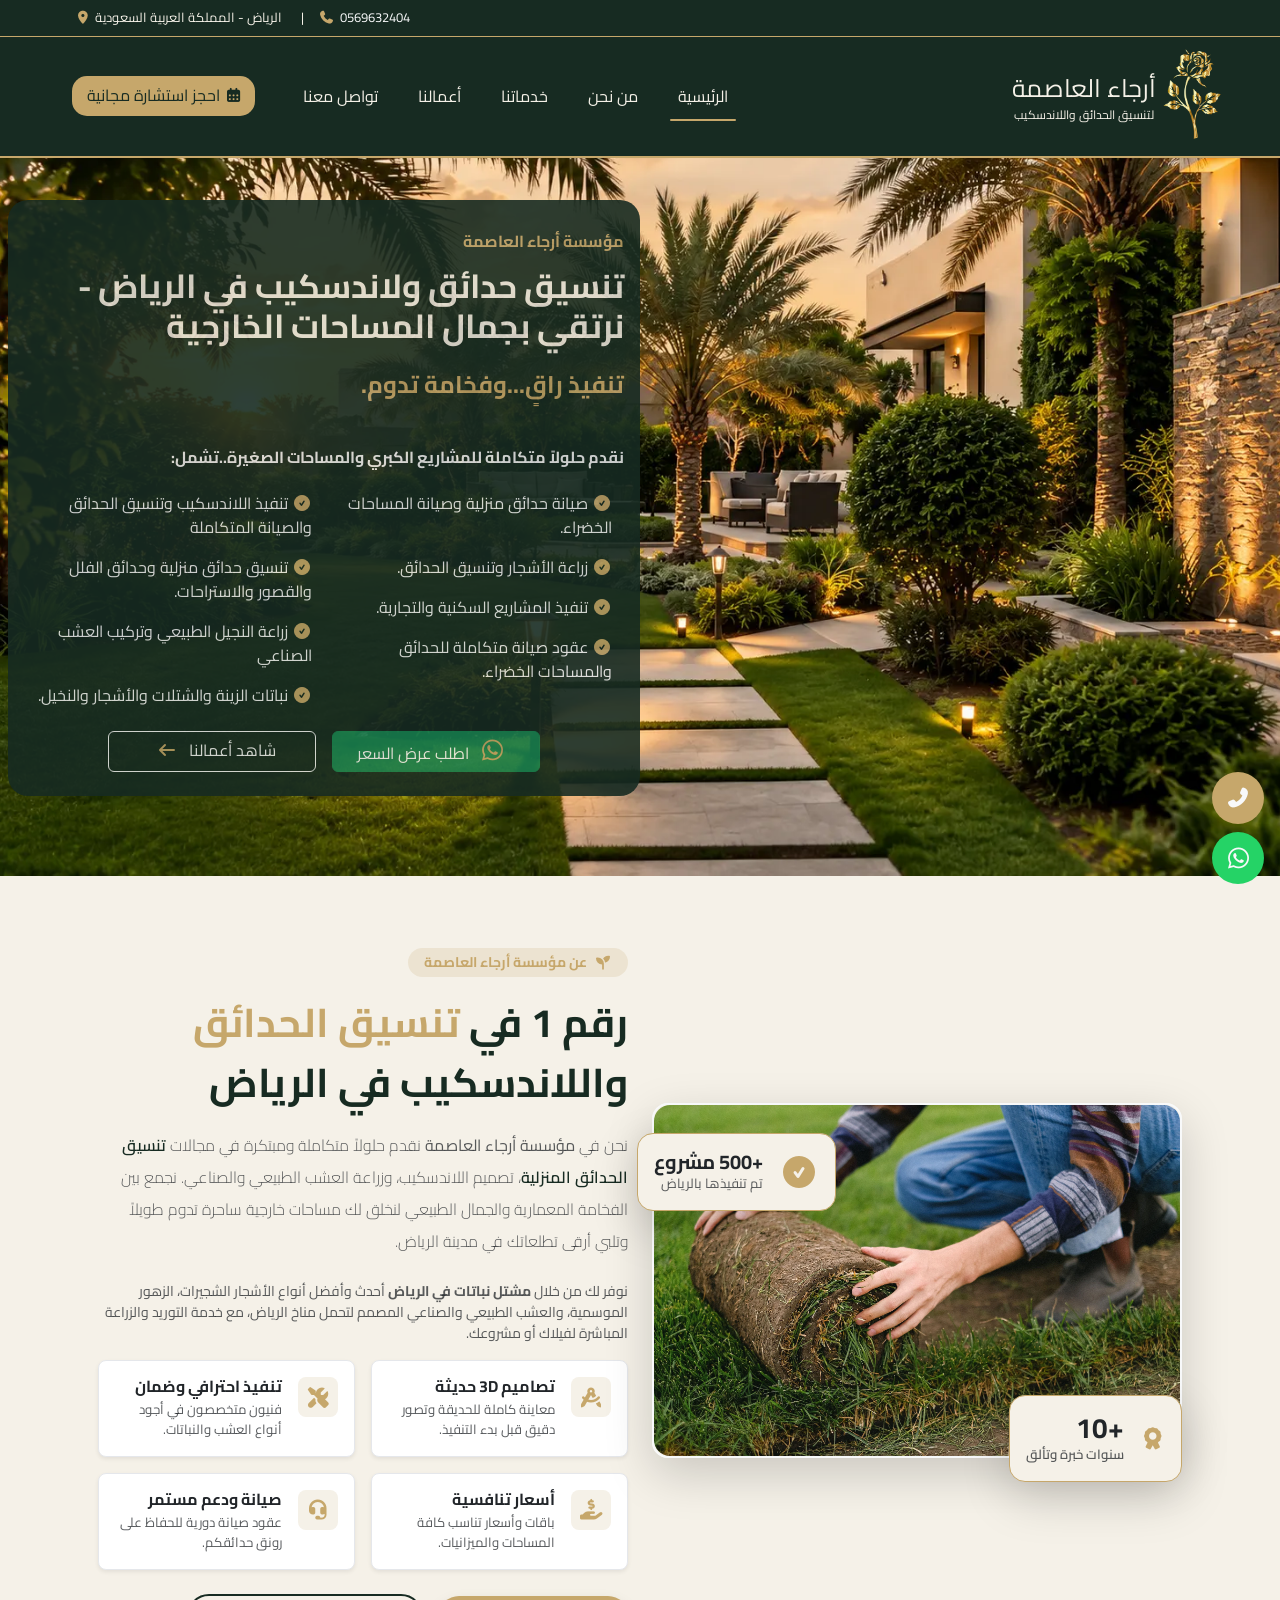
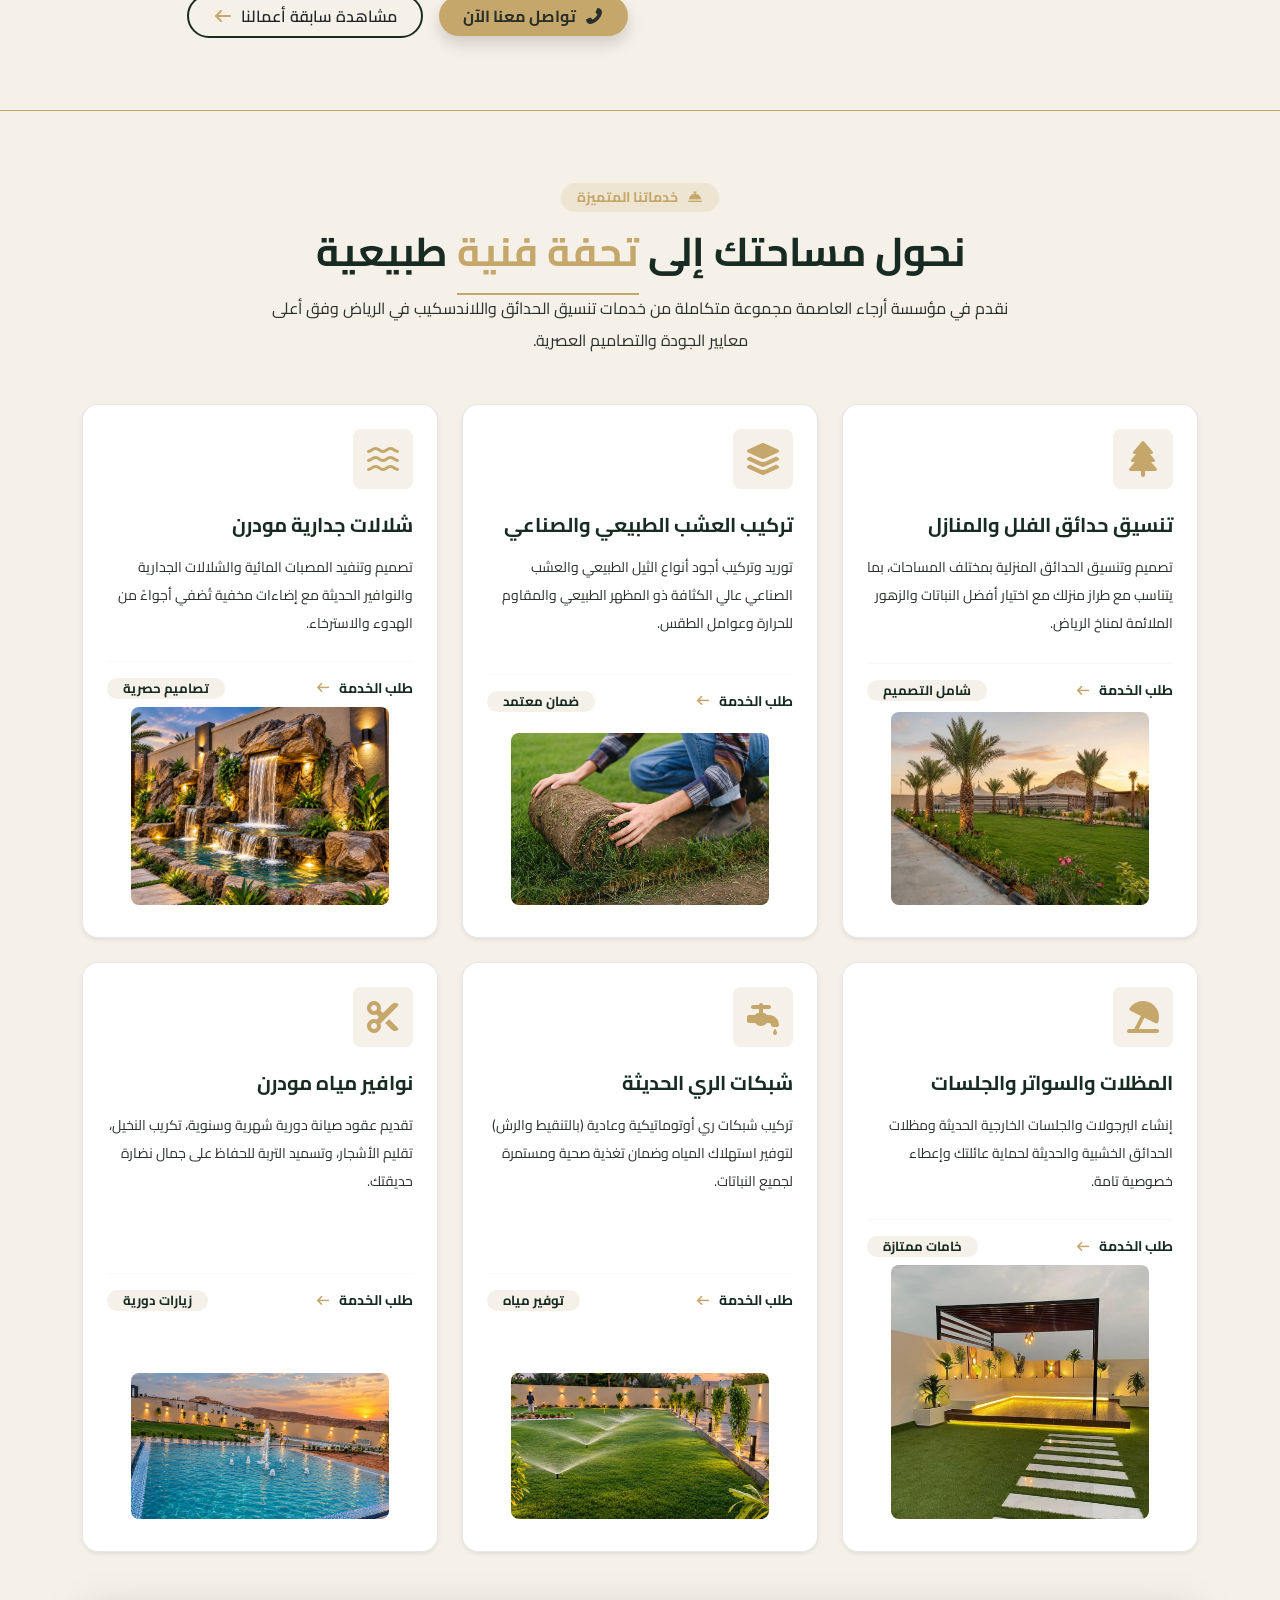
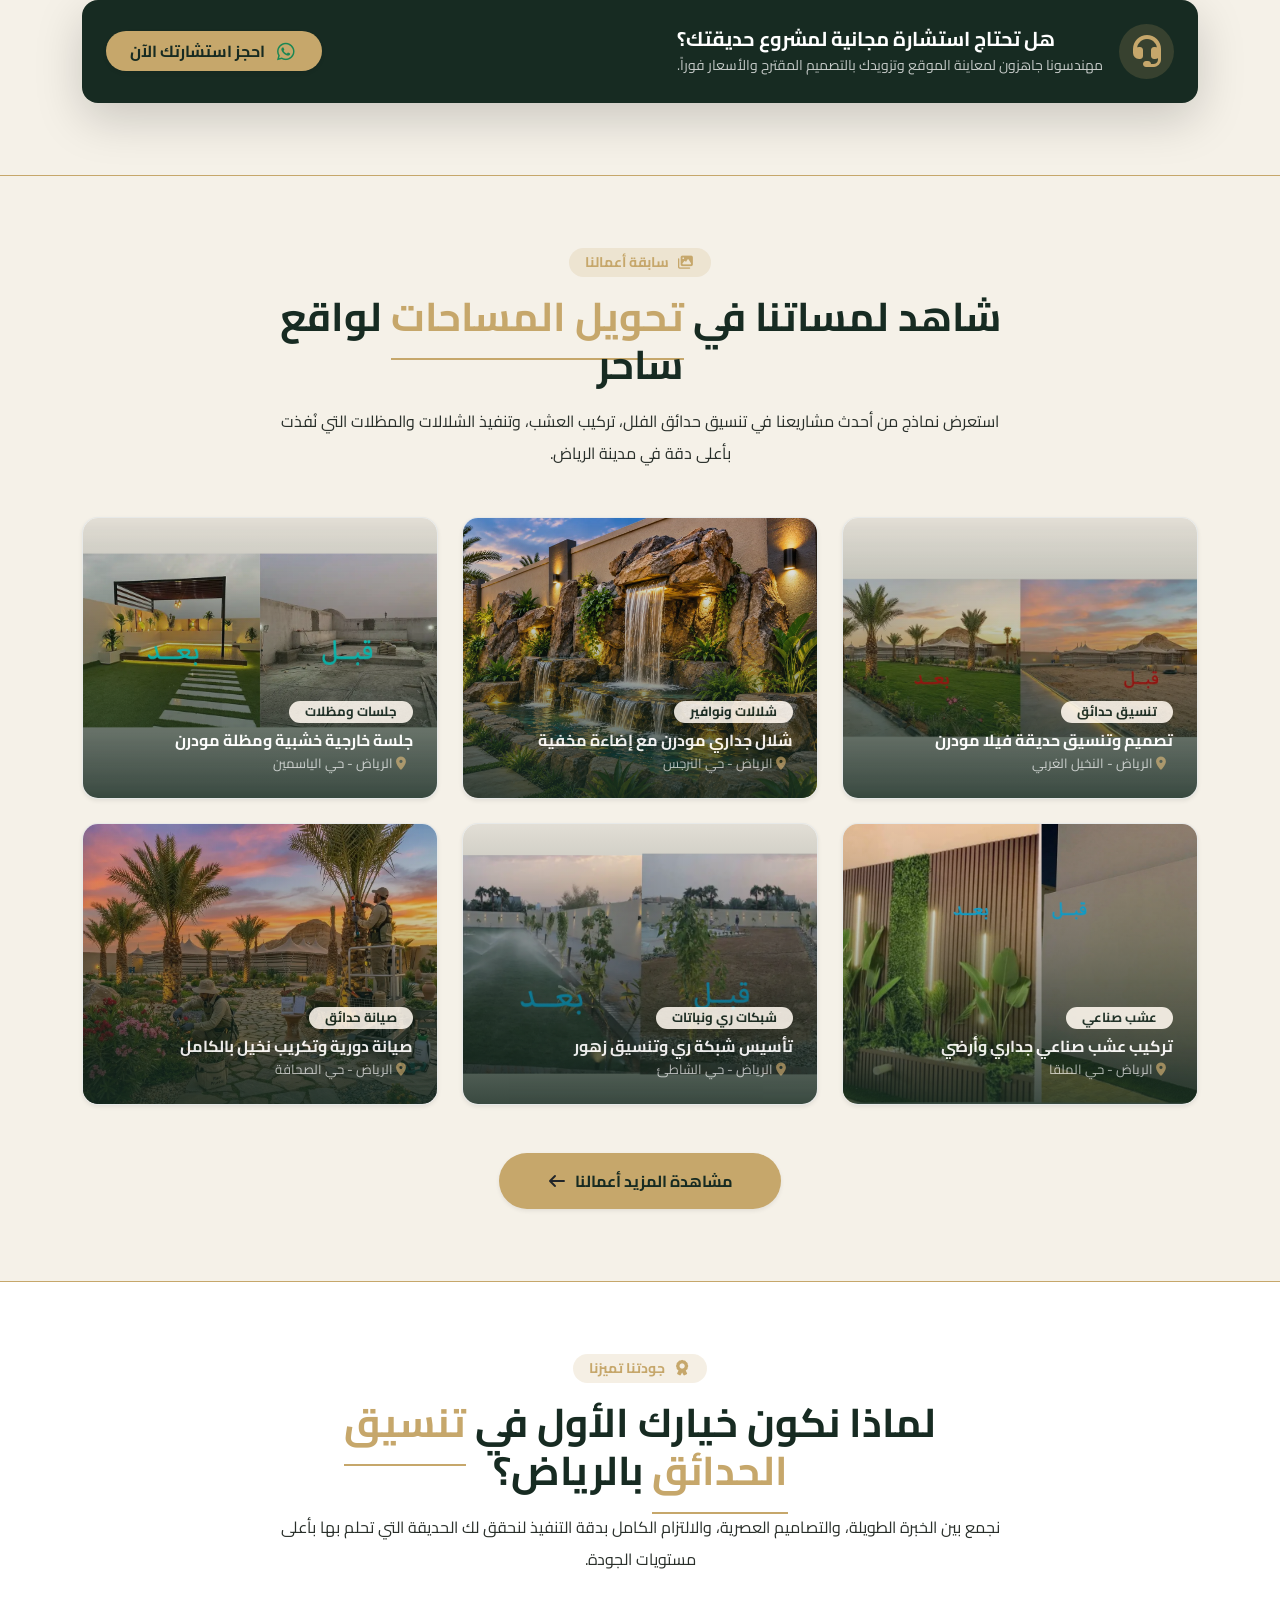
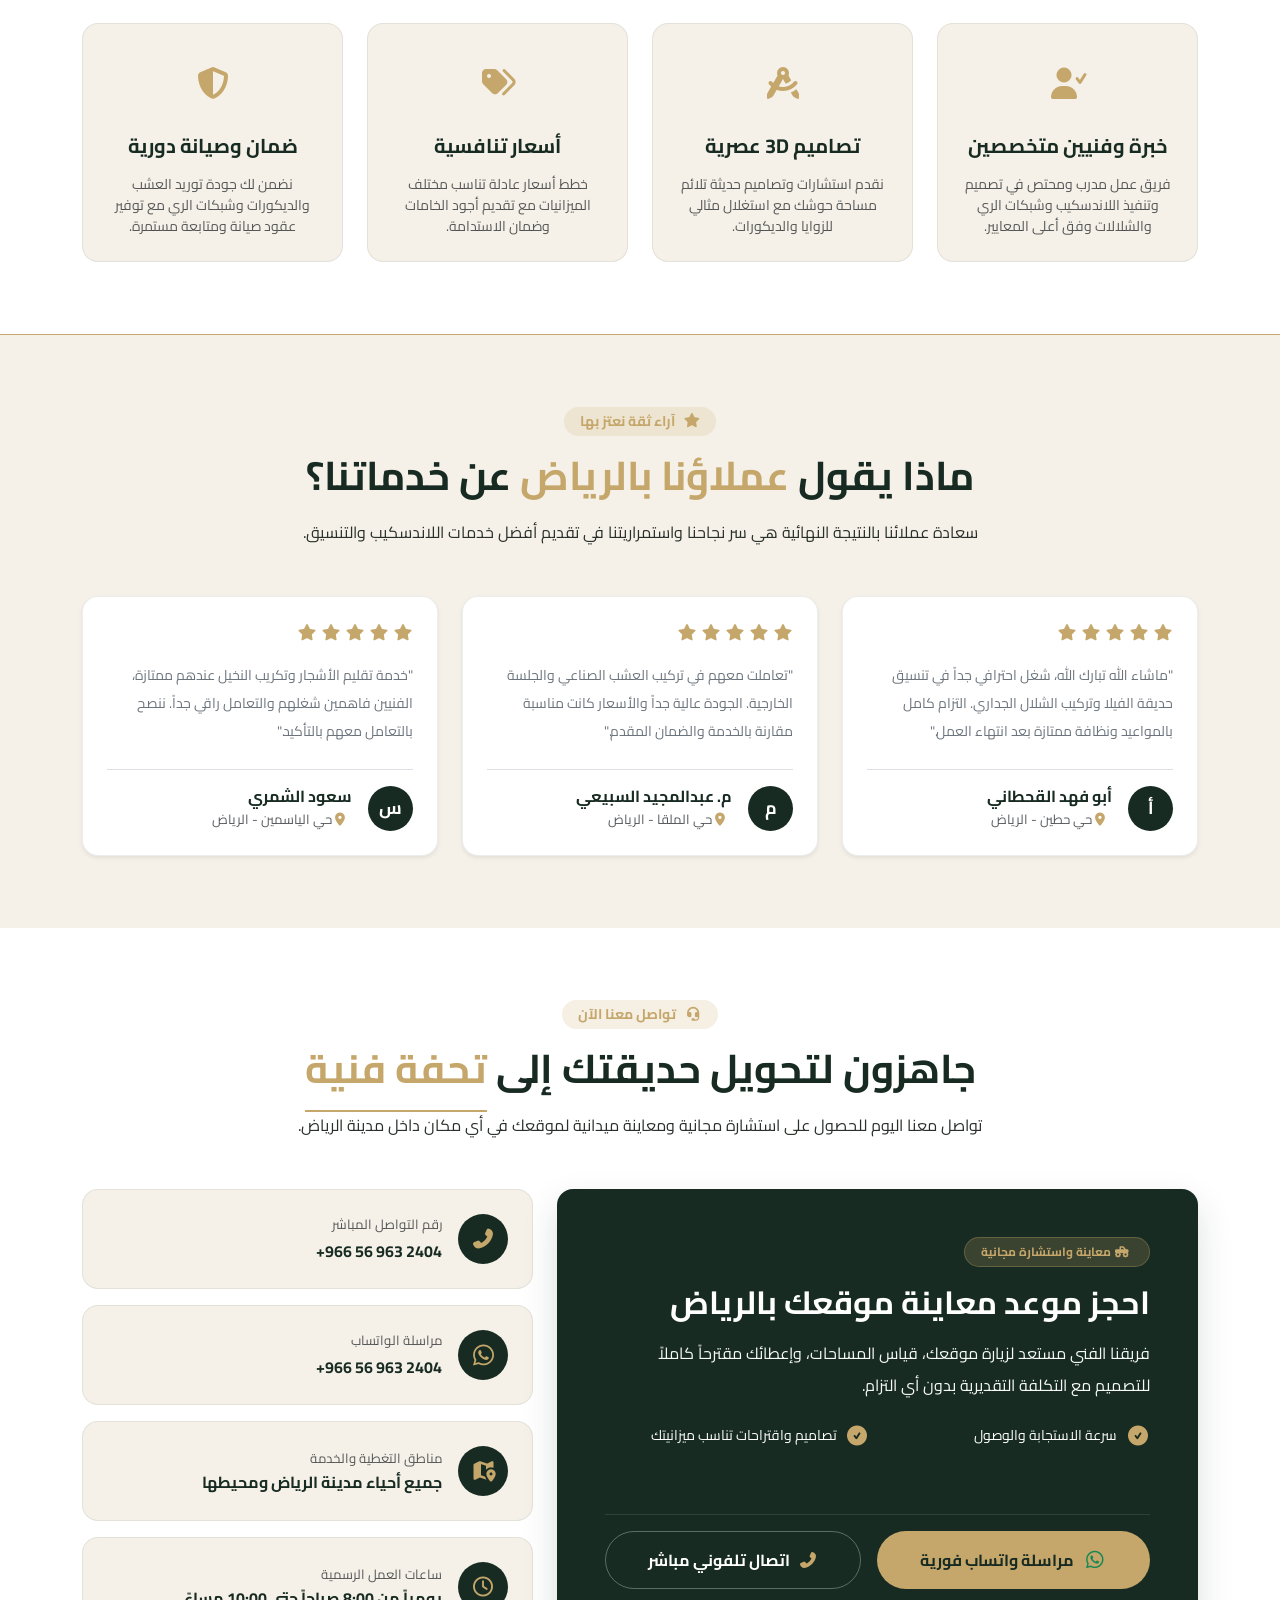
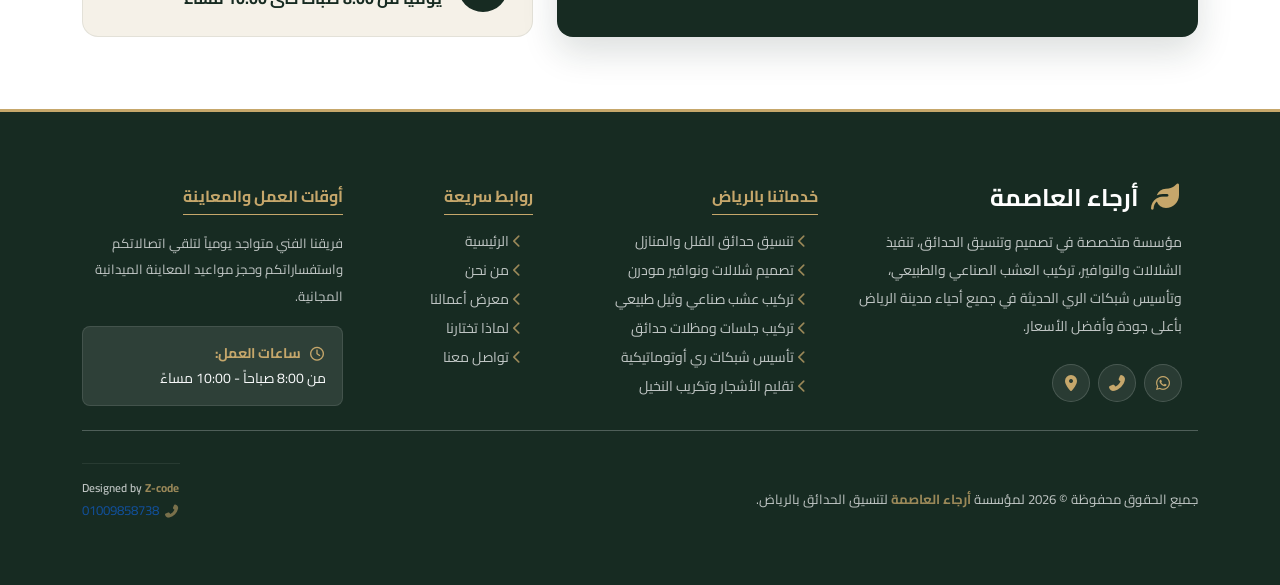
<file: index.html>
<!DOCTYPE html>
<html lang="ar-SA" dir="rtl">
<head>
    <meta charset="UTF-8">
    <meta name="viewport" content="width=device-width, initial-scale=1.0">
    <!-- meta description -->
    <meta name="description" content="مؤسسة أرجاء العاصمة لتنسيق الحدائق واللاندسكيب في الرياض،
    تصميم وتنفيذ حدائق الفلل والقصور، زراعة العشب الطبيعي
    والصناعي، بيع النباتات والأشجار وصيانة الحدائق بأعلى معايير الجودة.">
    <!-- title -->
    <title>تنسيق حدائق ولاندسكيب في الرياض | مؤسسة أرجاء العاصمة</title>
    <link rel="stylesheet" href="css/all.css">
    <link rel="stylesheet" href="css/bootstrap.min.css">
    <link rel="stylesheet" href="css/style.css">
    <!-- /////// favicon /////////// -->
    <link rel="icon" type="image/png" href="images/favicon/favicon-96x96.png" sizes="96x96" />
    <link rel="icon" type="image/png" sizes="192x192" href="images/favicon/web-app-manifest-192x192.png" />
    <link rel="shortcut icon" href="images/favicon/favicon.ico" />
    <link rel="apple-touch-icon" sizes="180x180" href="images/favicon/apple-touch-icon.png" />
    <link rel="manifest" href="/images/favicon/web-app-manifest" />
    <!-- fonts -->
    <link rel="preconnect" href="https://fonts.googleapis.com">
    <link rel="preconnect" href="https://fonts.gstatic.com" crossorigin>
    <link href="https://fonts.googleapis.com/css2?family=Cairo:wght@300;400;600;700;800&display=swap" rel="stylesheet">
    <!-- fonts end -->
    
    <!-- ////////////////////////////// إعدادات seo ////////////////////////// -->
        <meta name="keywords"
        content="مؤسسة أرجاء العاصمة، تنسيق حدائق بالرياض، مشتل نباتات الرياض، تصميم لاندسكيب، تنفيذ حدائق، صيانة حدائق، زراعة أشجار">
        <meta name="author" content="مؤسسة أرجاء العاصمة">
        <meta name="robots" content="index, follow">
        <meta name="geo.region" content="SA-01">
        <meta name="geo.placename" content="Riyadh, Saudi Arabia">
        <meta property="og:type" content="website">
        <meta property="og:locale" content="ar_SA">
        <meta property="og:title" content="مؤسسة أرجاء العاصمة | تنسيق حدائق بالرياض">
        <meta property="og:description" content="نصمم وننفذ المساحات الخضراء والحدائق ونقدم خدمات تنسيق وصيانة الحدائق في الرياض.">
        <meta property="og:url" content="https://argaaksa.com/">
    <!-- ////////////////////////////// إعدادات seo ////////////////////////// -->
    
    <!-- //////////////////////// كود schema ///////////////////////// -->
    <script type="application/ld+json">
        {
        "@context": "https://schema.org",
        "@type": "GardenStore",
        "name": "مؤسسة أرجاء العاصمة",
        "url": "https://argaaksa.com/",
        "telephone": "+966569632404",
        "address": {
            "@type": "PostalAddress",
            "addressLocality": "الرياض",
            "addressRegion": "منطقة الرياض",
            "addressCountry": "SA"
        },
        "areaServed": {
            "@type": "City",
            "name": "الرياض"
        },
        "description": "مؤسسة أرجاء العاصمة متخصصة في بيع النباتات والمشاتل وتنسيق وتصميم وتنفيذ الحدائق واللاندسكيب وصيانة المساحات الخضراء في الرياض."
        }
    </script>
    <!-- //////////////////////// كود schema ///////////////////////// -->
</head>
    <body id="home">
        <!-- header start -->
        <header>
            <div class="top-bar py-2 px-sm-0 px-md-5">
                <div class="container-fluid">
                    <div class="content row justify-content-sm-center justify-content-md-end">
                        <div class="col-auto">
                            <!-- <i class="fa-brands fa-facebook px-3"></i>
                            <i class="fa-brands fa-youtube px-3"></i>
                            <i class="fa-brands fa-instagram px-3"></i> -->
                        </div>
                        <div class="col-auto">
                            <span class="px-2 px-md-3"><a href="tel:+966569632404" class="text-light"> 0569632404 <i class="fa-solid fa-phone px-1"></i></a></span>|
                            <span class="px-2 px-md-3">الرياض - المملكة العربية السعودية <i class="fa-solid fa-location-dot px-1" ></i></a></span>
                        </div>
                    </div>
                </div>
            </div>
            
            <!-- navbar start -->
            <nav class="navbar navbar-expand-md p-2">
                <!-- زر الموبايل -->
                <div>
                    <button class="navbar-toggler border-warning" type="button" data-bs-toggle="collapse" data-bs-target="#mainNav" aria-controls="mainNav" aria-expanded="false" aria-label="Toggle navigation">
                        <span class="navbar-toggler-icon"><i class="fa-solid fa-list fs-1"></i></span>
                    </button>
                </div>
                <!-- القائمة -->
                <div class="collapse navbar-collapse justify-content-lg-between flex-column flex-lg-row text-center px-0 px-md-5" id="mainNav">
                    <div class="d-flex justify-content-center">
                        <img src="images/لوجو-مشتل-ارجاء-العاصمة.png" alt="تنسيق حدائق ولاندسكيب في الرياض" style="height: 50px; transform: scale(1.8);" class="my-4 mx-3">
                        <div class="logo-text mx-1 my-4">
                            <span class="logo-name">أرجاء العاصمة</span>
                            <span class="logo-sec-name d-block">لتنسيق الحدائق واللاندسكيب</span>
                        </div>
                    </div>
                    <ul class="navbar-nav d-flex justify-content-end gap-4">
                        <li class="nav-item active"><a class="nav-link " href="index.html">الرئيسية</a></li>
                        <li class="nav-item"><a class="nav-link " href="about.html">من نحن</a></li>
                        <li class="nav-item"><a class="nav-link " href="services.html">خدماتنا</a></li>
                        <li class="nav-item"><a class="nav-link " href="ourworks.html">أعمالنا</a></li>
                        <li class="nav-item"><a class="nav-link " href="contact.html">تواصل معنا</a></li>
                        <a href="https://wa.me/966569632404?text=مرحبا%20أريد%20حجز%20استشارة%20خدمات%20تنسيق%20الحدائق" target="_blank" class="hero-btn my-2 my-md-0 mx-3"><i class="fa-solid fa-calendar-days"></i>احجز استشارة مجانية</a>
                    </ul>
                </div>
            </nav>
        </header>
        <!-- header end -->

        <!-- hero section start -->
        <section class="hero-section d-flex pt-5 mt-5">
            <div class="container-fluid pt-md-5">
                <div class="row justify-content-end p-2 mt-md-5">
                    <div class="hero-section-content col-12 col-md-6 p-3">
                        <h6 class="fw-bold mt-3 mt-md-3 mb-md-3 delay1">مؤسسة أرجاء العاصمة</h6>
                        <h1 class="fw-bold delay2">تنسيق حدائق ولاندسكيب في الرياض - نرتقي بجمال المساحات الخارجية</h1>
                        <h4 class="fw-bold mt-3 mt-md-4 mb-md-5 delay3"> تنفيذ راقٍ...وفخامة تدوم.</h4>
                        <h6 class="fw-bold text-light mt-5 delay4">نقدم حلولاً متكاملة للمشاريع الكبري والمساحات الصغيرة..تشمل:</h6>
                        <div class="sub-content container mt-4">
                            <div class="row">
                                <div class="right col-12 col-md-6 text-light delay5">
                                    <p><i class="fa-solid fa-circle-check"></i> صيانة حدائق منزلية وصيانة المساحات الخضراء. </p>
                                    <p><i class="fa-solid fa-circle-check"></i> زراعة الأشجار وتنسيق الحدائق. </p>
                                    <p><i class="fa-solid fa-circle-check"></i> تنفيذ المشاريع السكنية والتجارية. </p>
                                    <p><i class="fa-solid fa-circle-check"></i> عقود صيانة متكاملة للحدائق والمساحات الخضراء. </p>
                                </div>
                                <div class="left col-12 col-md-6 text-light delay5">
                                    <p><i class="fa-solid fa-circle-check"></i> تنفيذ اللاندسكيب وتنسيق الحدائق والصيانة المتكاملة </p>
                                    <p><i class="fa-solid fa-circle-check"></i> تنسيق حدائق منزلية وحدائق الفلل والقصور والاستراحات. </p>
                                    <p><i class="fa-solid fa-circle-check"></i> زراعة النجيل الطبيعي وتركيب العشب الصناعي </p>
                                    <p><i class="fa-solid fa-circle-check"></i> نباتات الزينة والشتلات والأشجار والنخيل. </p>
                                </div>
                            </div>
                        </div>
                        <div class="contanier hero-btns delay6">
                            <div class="row justify-content-center">
                                <a class="col-8 col-md-4 m-2 btn btn-success" target="_blank" href="https://wa.me/966569632404?text=مرحبا%20أريد%20الاستفسار%20عن%20أسعار%20تنسيق%20الحدائق"><i class="fa-brands fa-whatsapp mx-2 fs-4"></i>اطلب عرض السعر </a>
                                <a class="col-8 col-md-4 m-2 btn btn-outline-light hero-works-btn" target="_blank" href="ourworks.html">شاهد أعمالنا <i class="fa-solid fa-arrow-left mx-2 fs-6"></i></a>
                            </div>
                        </div>
                    </div>
                </div>
            </div>
            </div>
        </section>
        <!-- hero section end -->

        <!-- ==================== ABOUT SECTION (من نحن) ==================== -->
        <section id="about" class="about-section py-5 position-relative overflow-hidden" aria-label="عن مؤسسة أرجاء العاصمة لتنسيق الحدائق">
            <!-- عناصر خلفية ديكورية -->
            <div class="container py-2 py-md-4 position-relative z-1">
                <div class="row g-4 align-items-center">
                    <!-- العمود الأول: العرض البصري والصور -->
                    <div class="col-lg-6 mb-4 mb-lg-0">
                        <div class="about-image-wrapper position-relative me-0 me-lg-3 pb-4">
                            <!-- الصورة الرئيسية -->
                            <div class="main-img-box rounded-4 overflow-hidden shadow-lg border border-2 border-light">
                                <img src="images/about-img.webp" alt="تصميم وتنسيق حدائق منزلية ولاندسكيب بالرياض - مؤسسة أرجاء العاصمة" class="img-fluid w-100 object-fit-cover rounded-4" loading="lazy" width="600" height="450">
                            </div>
                            <!-- كارت عائم 1: سنوات الخبرة -->
                            <div class="floating-card exp-card p-2 p-sm-3 rounded-4 shadow-lg position-absolute d-flex align-items-center gap-2 gap-sm-3">
                                <div class="icon-box rounded-circle d-flex align-items-center justify-content-center text-white fw-bold"><i class="fas fa-award fa-lg fa-sm-2x"></i></div>
                                <div><h3 class="h3 h2-sm fw-bold text-dark mb-0">+10</h3><p class="xsmall text-muted mb-0 fw-semibold">سنوات خبرة وتألق</p></div>
                            </div>
                            <!-- كارت عائم 2: عدد المشاريع (يختفي في الشاشات الصغيرة جداً بـ Bootstrap) -->
                            <div class="floating-card project-card p-3 rounded-4 shadow-lg position-absolute d-none d-sm-flex align-items-center gap-3">
                                <div class="icon-box rounded-circle d-flex align-items-center justify-content-center text-white"><i class="fas fa-check-circle fa-2x"></i></div>
                                <div><h4 class="h5 fw-bold text-dark mb-0">+500 مشروع</h4><p class="xsmall text-muted mb-0">تم تنفيذها بالرياض</p></div>
                            </div>
                        </div>
                    </div>
                    <!-- العمود الثاني: المحتوى المكتوب المجهز للـ SEO -->
                    <div class="col-lg-6">
                        <div class="about-content ps-0 ps-lg-3">
                            <!-- شارة السكشن -->
                            <div class="d-inline-flex align-items-center gap-2 px-3 py-1 rounded-pill bg-gold-subtle text-gold mb-3 fw-bold small"><i class="fas fa-seedling"></i><span>عن مؤسسة أرجاء العاصمة</span></div>
                            <!-- العنوان الرئيسي (SEO Optimized) -->
                            <h2 class="h1 fw-bold text-green mb-3 lh-base"> رقم 1 في <span id="under-line" class="pb-1">تنسيق الحدائق</span> واللاندسكيب في الرياض</h2>
                            <!-- فقرة الوصف -->
                            <p class="lead text-muted fs-6 mb-4 lh-lg">
                                نحن في <strong>مؤسسة أرجاء العاصمة</strong> نقدم حلولاً متكاملة ومبتكرة في مجالات
                                <a href="#services" class="text-green fw-semibold text-decoration-none">تنسيق الحدائق المنزلية</a>،
                                تصميم اللاندسكيب، وزراعة العشب الطبيعي والصناعي. نجمع بين الفخامة المعمارية والجمال الطبيعي لنخلق لك مساحات خارجية ساحرة تدوم طويلاً وتلبي أرقى تطلعاتك في مدينة الرياض.
                            </p>
                            <p class="small text-muted mb-3">
                                نوفر لك من خلال <strong>مشتل نباتات في الرياض</strong> أحدث وأفضل أنواع الأشجار الشجيرات، الزهور الموسمية، والعشب الطبيعي والصناعي المصمم لتحمل مناخ الرياض، مع خدمة التوريد والزراعة المباشرة لفيلاك أو مشروعك.
                            </p>
                            <!-- شبكة مميزات المؤسسة -->
                            <div class="row g-3 mb-4">
                                <div class="col-12 col-sm-6">
                                    <div class="feature-item p-3 rounded-3 border bg-white d-flex align-items-start gap-3 h-100 shadow-sm">
                                        <div class="feature-icon rounded-3 p-2"><i class="fas fa-drafting-compass fa-lg"></i></div>
                                        <div><h3 class="h6 fw-bold text-dark mb-1">تصاميم 3D حديثة</h3><p class="xsmall text-muted mb-0">معاينة كاملة للحديقة وتصور دقيق قبل بدء التنفيذ.</p></div>
                                    </div>
                                </div>
                                <div class="col-12 col-sm-6">
                                    <div class="feature-item p-3 rounded-3 border bg-white d-flex align-items-start gap-3 h-100 shadow-sm">
                                        <div class="feature-icon rounded-3 p-2"><i class="fas fa-tools fa-lg"></i></div>
                                        <div><h3 class="h6 fw-bold text-dark mb-1">تنفيذ احترافي وضمان</h3><p class="xsmall text-muted mb-0">فنيون متخصصون في أجود أنواع العشب والنباتات.</p></div>
                                    </div>
                                </div>
                                <div class="col-12 col-sm-6">
                                    <div class="feature-item p-3 rounded-3 border bg-white d-flex align-items-start gap-3 h-100 shadow-sm">
                                        <div class="feature-icon rounded-3 p-2"><i class="fas fa-hand-holding-usd fa-lg"></i></div>
                                        <div><h3 class="h6 fw-bold text-dark mb-1">أسعار تنافسية</h3><p class="xsmall text-muted mb-0">باقات وأسعار تناسب كافة المساحات والميزانيات.</p></div>
                                    </div>
                                </div>
                                <div class="col-12 col-sm-6">
                                    <div class="feature-item p-3 rounded-3 border bg-white d-flex align-items-start gap-3 h-100 shadow-sm">
                                        <div class="feature-icon rounded-3 p-2"><i class="fas fa-headset fa-lg"></i></div>
                                        <div><h3 class="h6 fw-bold text-dark mb-1">صيانة ودعم مستمر</h3><p class="xsmall text-muted mb-0">عقود صيانة دورية للحفاظ على رونق حدائقكم.</p></div>
                                    </div>
                                </div>
                            </div>
                            <!-- الأزرار ودعوة للاتصال -->
                            <div class="d-flex flex-wrap align-items-center gap-3">
                                <a href="tel:+966569632404" target="_blank" class="btn btn-gold btn-lg rounded-pill px-4 py-2 fs-6 fw-bold d-inline-flex align-items-center gap-2 shadow">
                                    <i class="fas fa-phone-alt"></i>
                                    <span>تواصل معنا الآن</span>
                                </a>
                                <a href="ourworks.html" class="btn btn-outline-green btn-lg rounded-pill px-4 py-2 fs-6 fw-semibold d-inline-flex align-items-center gap-2">
                                    <span>مشاهدة سابقة أعمالنا</span>
                                    <i class="fas fa-arrow-left"></i>
                                </a>
                            </div>
                        </div>
                    </div>
                </div>
            </div>
        </section>
        <!-- ///////////////////////////  about us end ////////////////////////////// -->

        <!-- ==================== SERVICES SECTION (خدماتنا) ==================== -->
        <section id="services" class="services-section py-5 position-relative overflow-hidden" aria-label="خدمات تنسيق الحدائق واللاندسكيب بالرياض">
            <div class="container py-2 py-md-4 position-relative z-1">
                <!-- رأس السكشن (Header) -->
                <div class="row justify-content-center text-center mb-5">
                    <div class="col-lg-8">
                        <div class="badge-custom d-inline-flex align-items-center gap-2 px-3 py-1 rounded-pill mb-3 fw-bold small">
                            <i class="fas fa-concierge-bell"></i>
                            <span>خدماتنا المتميزة</span>
                        </div>
                        <h2 class="h1 fw-bold main-title mb-3"> نحول مساحتك إلى <span class="highlight-gold border-bottom border-2 pb-1">تحفة فنية</span> طبيعية</h2>
                        <p class="body-text fs-6 mb-0 lh-lg"> نقدم في مؤسسة أرجاء العاصمة مجموعة متكاملة من خدمات تنسيق الحدائق واللاندسكيب في الرياض وفق أعلى معايير الجودة والتصاميم العصرية.</p>
                    </div>
                </div>
                <!-- شبكة الخدمات (6 كروت متجاوبة) -->
                <div class="row g-4">
                <!-- الخدمة 1 -->
                <div class="col-12 col-md-6 col-lg-4 position-relative">
                    <div class="service-card h-100 bg-white p-4 rounded-4 shadow-sm border position-relative d-flex flex-column justify-content-between overflow-hidden">
                        <div class="position-relative z-1">
                            <div class="service-icon-wrapper mb-4 d-inline-flex align-items-center justify-content-center rounded-3"><i class="fas fa-tree fa-2x"></i></div>
                            <h3 class="h5 fw-bold card-title mb-3">تنسيق حدائق الفلل والمنازل</h3>
                            <p class="body-text small lh-lg mb-4">
                            تصميم وتنسيق الحدائق المنزلية بمختلف المساحات، بما يتناسب مع طراز منزلك مع اختيار أفضل النباتات والزهور الملائمة لمناخ الرياض.
                            </p>
                        </div>
                        <div class="position-relative z-1 pt-3 border-top border-light d-flex justify-content-between align-items-center">
                            <a href="https://wa.me/966569632404?text=استفسار%20عن%20خدمة%20تنسيق%20الحدائق" target="_blank" class="service-link text-decoration-none fw-bold small d-flex align-items-center gap-2">
                                <span>طلب الخدمة</span>
                                <i class="fas fa-arrow-left small"></i>
                            </a>
                            <span class="badge badge-subtle rounded-pill px-3 py-1 xsmall fw-bold">شامل التصميم</span>
                        </div>
                        <!-- صورة الخدمة -->
                        <div class="service-img-box overflow-hidden my-2 mx-4 rounded-3">
                            <img src="images/تنسيق-حدائق-فلل-الرياض.webp"
                                alt="تصميم وتنسيق حدائق منزلية وحوش فيلا في الرياض - مؤسسة أرجاء العاصمة"
                                class="img-fluid w-100 object-fit-cover"
                                loading="lazy"
                                width="400"
                                height="220">
                        </div>
                    </div>
                </div>
                <!-- الخدمة 2 -->
                <div class="col-12 col-md-6 col-lg-4">
                    <div class="service-card h-100 bg-white p-4 rounded-4 shadow-sm border position-relative d-flex flex-column justify-content-between overflow-hidden">
                        <div class="position-relative z-1">
                            <div class="service-icon-wrapper mb-4 d-inline-flex align-items-center justify-content-center rounded-3"><i class="fas fa-layer-group fa-2x"></i></div>
                            <h3 class="h5 fw-bold card-title mb-3">تركيب العشب الطبيعي والصناعي</h3>
                            <p class="body-text small lh-lg mb-4">
                            توريد وتركيب أجود أنواع الثيل الطبيعي والعشب الصناعي عالي الكثافة ذو المظهر الطبيعي والمقاوم للحرارة وعوامل الطقس.
                            </p>
                        </div>
                        <div class="position-relative z-1 pt-3 border-top border-light d-flex justify-content-between align-items-center">
                            <a href="https://wa.me/966569632404?text=استفسار%20عن%20تركيب%20العشب" target="_blank" class="service-link text-decoration-none fw-bold small d-flex align-items-center gap-2">
                                <span>طلب الخدمة</span>
                                <i class="fas fa-arrow-left small"></i>
                            </a>
                            <span class="badge badge-subtle rounded-pill px-3 py-1 xsmall fw-bold">ضمان معتمد</span>
                        </div>
                        <!-- صورة الخدمة -->
                        <div class="service-img-box overflow-hidden my-2 mx-4 rounded-3">
                            <img src="images/about-img.webp"
                                alt="توريد وتركيب عشب صناعي وثيل طبيعي للحدائق بالرياض"
                                class="img-fluid w-100 object-fit-cover"
                                loading="lazy"
                                width="400"
                                height="220">
                        </div>
                    </div>
                </div>
                <!-- الخدمة 3 -->
                <div class="col-12 col-md-6 col-lg-4">
                    <div class="service-card h-100 bg-white p-4 rounded-4 shadow-sm border position-relative d-flex flex-column justify-content-between overflow-hidden">
                        <div class="position-relative z-1">
                            <div class="service-icon-wrapper mb-4 d-inline-flex align-items-center justify-content-center rounded-3"><i class="fas fa-water fa-2x"></i></div>
                            <h3 class="h5 fw-bold card-title mb-3">شلالات جدارية مودرن</h3>
                            <p class="body-text small lh-lg mb-4">
                            تصميم وتنفيد المصبات المائية والشلالات الجدارية والنوافير الحديثة مع إضاءات مخفية تُضفي أجواءً من الهدوء والاسترخاء.
                            </p>
                        </div>
                        <div class="position-relative z-1 pt-3 border-top border-light d-flex justify-content-between align-items-center">
                            <a href="https://wa.me/966569632404?text=استفسار%20عن%20الشلالات%20والنوافير" target="_blank" class="service-link text-decoration-none fw-bold small d-flex align-items-center gap-2">
                                <span>طلب الخدمة</span>
                                <i class="fas fa-arrow-left small"></i>
                            </a>
                            <span class="badge badge-subtle rounded-pill px-3 py-1 xsmall fw-bold">تصاميم حصرية</span>
                        </div>
                        <!-- صورة الخدمة -->
                        <div class="service-img-box overflow-hidden my-2 mx-4 rounded-3">
                            <img src="images/شلالات-جدارية-مودرن-الرياض.webp"
                                alt="تصميم شلالات جدارية ونوافير منزلية مودرن في الرياض"
                                class="img-fluid w-100 object-fit-cover"
                                loading="lazy"
                                width="400"
                                height="220">
                        </div>
                    </div>
                </div>

                <!-- الخدمة 4 -->
                <div class="col-12 col-md-6 col-lg-4">
                    <div class="service-card h-100 bg-white p-4 rounded-4 shadow-sm border position-relative d-flex flex-column justify-content-between overflow-hidden">
                        <div class="position-relative z-1">
                            <div class="service-icon-wrapper mb-4 d-inline-flex align-items-center justify-content-center rounded-3"><i class="fas fa-umbrella-beach fa-2x"></i></div>
                            <h3 class="h5 fw-bold card-title mb-3">المظلات والسواتر والجلسات</h3>
                            <p class="body-text small lh-lg mb-4">
                            إنشاء البرجولات والجلسات الخارجية الحديثة ومظلات الحدائق الخشبية والحديثة لحماية عائلتك وإعطاء خصوصية تامة.
                            </p>
                        </div>
                        <div class="position-relative z-1 pt-3 border-top border-light d-flex justify-content-between align-items-center">
                            <a href="https://wa.me/966569632404?text=استفسار%20عن%20المظلات%20والجلسات" target="_blank" class="service-link text-decoration-none fw-bold small d-flex align-items-center gap-2">
                                <span>طلب الخدمة</span>
                                <i class="fas fa-arrow-left small"></i>
                            </a>
                            <span class="badge badge-subtle rounded-pill px-3 py-1 xsmall fw-bold">خامات ممتازة</span>
                        </div>
                        <!-- صورة الخدمة -->
                        <div class="service-img-box overflow-hidden my-2 mx-4 rounded-3">
                            <img src="images/تصميم-المظلات-والسواتر-بالرياض.webp"
                                alt="تركيب جلسات خارجية وبرجولات خشبية ومظلات حدائق بالرياض"
                                class="img-fluid w-100 object-fit-cover"
                                loading="lazy"
                                width="400"
                                height="220">
                        </div>
                    </div>
                </div>

                <!-- الخدمة 5 -->
                <div class="col-12 col-md-6 col-lg-4">
                    <div class="service-card h-100 bg-white p-4 rounded-4 shadow-sm border position-relative d-flex flex-column justify-content-between overflow-hidden">
                        <div class="position-relative z-1">
                            <div class="service-icon-wrapper mb-4 d-inline-flex align-items-center justify-content-center rounded-3"><i class="fas fa-faucet-drip fa-2x"></i></div>
                            <h3 class="h5 fw-bold card-title mb-3">شبكات الري الحديثة</h3>
                            <p class="body-text small lh-lg mb-4">
                            تركيب شبكات ري أوتوماتيكية وعادية (بالتنقيط والرش) لتوفير استهلاك المياه وضمان تغذية صحية ومستمرة لجميع النباتات.
                            </p>
                        </div>
                        <div class="position-relative z-1 pt-3 border-top border-light d-flex justify-content-between align-items-center">
                            <a href="https://wa.me/966569632404?text=استفسار%20عن%20شبكات%20الري" target="_blank" class="service-link text-decoration-none fw-bold small d-flex align-items-center gap-2">
                                <span>طلب الخدمة</span>
                                <i class="fas fa-arrow-left small"></i>
                            </a>
                            <span class="badge badge-subtle rounded-pill px-3 py-1 xsmall fw-bold">توفير مياه</span>
                        </div>
                        <!-- صورة الخدمة -->
                        <div class="service-img-box overflow-hidden my-2 mx-4 rounded-3">
                            <img src="images/تركيب-شبكات-الري-بالرياض.webp"
                                alt="تأسيس وتركيب شبكات ري اتوماتيك وعادية للحدائق بالرياض"
                                class="img-fluid w-100 object-fit-cover"
                                loading="lazy"
                                width="400"
                                height="220">
                        </div>
                    </div>
                </div>

                <!-- الخدمة 6 -->
                <div class="col-12 col-md-6 col-lg-4">
                    <div class="service-card h-100 bg-white p-4 rounded-4 shadow-sm border position-relative d-flex flex-column justify-content-between overflow-hidden">
                        <div class="position-relative z-1">
                            <div class="service-icon-wrapper mb-4 d-inline-flex align-items-center justify-content-center rounded-3"><i class="fas fa-cut fa-2x"></i></div>
                            <h3 class="h5 fw-bold card-title mb-3">نوافير مياه مودرن</h3>
                            <p class="body-text small lh-lg mb-4">
                            تقديم عقود صيانة دورية شهرية وسنوية، تكريب النخيل، تقليم الأشجار، وتسميد التربة للحفاظ على جمال نضارة حديقتك.
                            </p>
                        </div>
                        <div class="position-relative z-1 pt-3 border-top border-light d-flex justify-content-between align-items-center">
                            <a href="https://wa.me/966569632404?text=استفسار%20عن%20عقود%20الصيانة" target="_blank" class="service-link text-decoration-none fw-bold small d-flex align-items-center gap-2">
                                <span>طلب الخدمة</span>
                                <i class="fas fa-arrow-left small"></i>
                            </a>
                            <span class="badge badge-subtle rounded-pill px-3 py-1 xsmall fw-bold">زيارات دورية</span>
                        </div>
                        <!-- صورة الخدمة -->
                        <div class="service-img-box overflow-hidden my-2 mx-4 rounded-3">
                            <img src="images/شلالات-ونوافير-مودرن-الرياض.webp"
                                alt="تصميم وتنفيذ شلالات جدارية ونوافير منزلية مودرن في الرياض - مؤسسة أرجاء العاصمة"
                                class="img-fluid w-100 object-fit-cover"
                                loading="lazy"
                                width="400"
                                height="220">
                        </div>
                    </div>
                </div>
                </div>
                <!-- شريط دعوة العميل في أسفل السكشن (CTA Bar) -->
                <div class="cta-banner mt-5 p-4 rounded-4 shadow-lg d-flex flex-column flex-md-row align-items-center justify-content-between gap-3 text-center text-md-start">
                    <div class="d-flex align-items-center gap-3 flex-column flex-md-row">
                        <div class="cta-icon-box rounded-circle d-flex align-items-center justify-content-center flex-shrink-0"><i class="fas fa-headset fa-2x"></i></div>
                        <div>
                        <h4 class="h5 fw-bold mb-1 text-white">هل تحتاج استشارة مجانية لمشروع حديقتك؟</h4>
                        <p class="mb-0 small opacity-75 text-white">مهندسونا جاهزون لمعاينة الموقع وتزويدك بالتصميم المقترح والأسعار فوراً.</p>
                        </div>
                    </div>
                    <a href="https://wa.me/966569632404?text=مرحبا%20أريد%20حجز%20استشارة%20خدمات%20تنسيق%20الحدائق" target="_blank" class="btn btn-main rounded-pill px-4 py-2 text-nowrap fw-bold shadow-sm d-inline-flex align-items-center gap-2">
                        <i class="fab fa-whatsapp fa-lg text-success"></i>
                        <span>احجز استشارتك الآن</span>
                    </a>
                </div>
            </div>
        </section>
        <!-- services end -->
        
        <!-- our works section start -->
        <section id="portfolio" class="portfolio-section py-5 position-relative overflow-hidden" aria-label="معرض مشاريع وسابقة أعمال تنسيق الحدائق بالرياض">
            <div class="container py-2 py-md-4 position-relative z-1">
                <!-- رأس السكشن (Header) -->
                <div class="row justify-content-center text-center mb-5">
                    <div class="col-lg-8">
                        <div class="badge-custom d-inline-flex align-items-center gap-2 px-3 py-1 rounded-pill mb-3 fw-bold small">
                            <i class="fas fa-images"></i>
                            <span>سابقة أعمالنا</span>
                        </div>
                        <h2 class="h1 fw-bold main-title mb-3">
                        شاهد لمساتنا في <span class="highlight-gold border-bottom border-2 pb-1">تحويل المساحات</span> لواقع ساحر
                        </h2>
                        <p class="body-text fs-6 mb-0 lh-lg">
                        استعرض نماذج من أحدث مشاريعنا في تنسيق حدائق الفلل، تركيب العشب، وتنفيذ الشلالات والمظلات التي نُفذت بأعلى دقة في مدينة الرياض.
                        </p>
                    </div>
                </div>

                <!-- شبكة معرض الصور (6 مشاريع متنوعة) -->
                <div class="row g-4">
                
                    <!-- مشروع 1 -->
                    <div class="col-12 col-md-6 col-lg-4">
                        <div class="portfolio-card position-relative rounded-4 overflow-hidden shadow-sm bg-white h-100 border">
                            <div class="portfolio-img-wrapper overflow-hidden position-relative">
                                <img src="images/تصميم-حديقة-فيلا-مودرن-الرياض.webp" 
                                    alt="تصميم وتنسيق حديقة فيلا مودرن مع عشب وشلال جداري في الرياض - مؤسسة أرجاء العاصمة" 
                                    title="تنسيق حدائق فلل بالرياض"
                                    class="img-fluid w-100 object-fit-cover portfolio-img" 
                                    loading="lazy" 
                                    width="400" 
                                    height="300">
                                <div class="portfolio-overlay position-absolute top-0 start-0 w-100 h-100 d-flex flex-column justify-content-end p-4">
                                    <span class="badge badge-subtle rounded-pill px-3 py-1 xsmall fw-bold align-self-start mb-2">تنسيق حدائق</span>
                                    <h3 class="h6 fw-bold text-white mb-1">تصميم وتنسيق حديقة فيلا مودرن</h3>
                                    <p class="xsmall text-light opacity-75 mb-0"><i class="fas fa-map-marker-alt text-gold me-1"></i>الرياض - النخيل الغربي </p>
                                </div>
                            </div>
                        </div>
                    </div>

                    <!-- مشروع 2 -->
                    <div class="col-12 col-md-6 col-lg-4">
                        <div class="portfolio-card position-relative rounded-4 overflow-hidden shadow-sm bg-white h-100 border">
                            <div class="portfolio-img-wrapper overflow-hidden position-relative">
                                <img src="images/شلالات-جدارية-مودرن-الرياض.webp"
                                    alt="تنفيذ شلال جداري حديث مع إضاءة مخفية في حوش منزل بالرياض" 
                                    title="شلالات جدارية مودرن بالرياض"
                                    class="img-fluid w-100 object-fit-cover portfolio-img" 
                                    loading="lazy" 
                                    width="400" 
                                    height="300">
                                <div class="portfolio-overlay position-absolute top-0 start-0 w-100 h-100 d-flex flex-column justify-content-end p-4">
                                    <span class="badge badge-subtle rounded-pill px-3 py-1 xsmall fw-bold align-self-start mb-2">شلالات ونوافير</span>
                                    <h3 class="h6 fw-bold text-white mb-1">شلال جداري مودرن مع إضاءة مخفية</h3>
                                    <p class="xsmall text-light opacity-75 mb-0"><i class="fas fa-map-marker-alt text-gold me-1"></i>الرياض - حي النرجس</p>
                                </div>
                            </div>
                        </div>
                    </div>

                    <!-- مشروع 3 -->
                    <div class="col-12 col-md-6 col-lg-4">
                        <div class="portfolio-card position-relative rounded-4 overflow-hidden shadow-sm bg-white h-100 border">
                            <div class="portfolio-img-wrapper overflow-hidden position-relative">
                                <img src="images/جلسة-خارجية-مظلة-حدائق-الرياض.webp" 
                                    alt="تركيب جلسة خارجية وبرجولة خشبية مع مظلة حدائق عصرية في الرياض" 
                                    title="جلسات ومظلات حدائق بالرياض"
                                    class="img-fluid w-100 object-fit-cover portfolio-img" 
                                    loading="lazy" 
                                    width="400" 
                                    height="300">
                                <div class="portfolio-overlay position-absolute top-0 start-0 w-100 h-100 d-flex flex-column justify-content-end p-4">
                                    <span class="badge badge-subtle rounded-pill px-3 py-1 xsmall fw-bold align-self-start mb-2">جلسات ومظلات</span>
                                    <h3 class="h6 fw-bold text-white mb-1">جلسة خارجية خشبية ومظلة مودرن</h3>
                                    <p class="xsmall text-light opacity-75 mb-0"><i class="fas fa-map-marker-alt text-gold me-1"></i>الرياض - حي الياسمين</p>
                                </div>
                            </div>
                        </div>
                    </div>

                    <!-- مشروع 4 -->
                    <div class="col-12 col-md-6 col-lg-4">
                        <div class="portfolio-card position-relative rounded-4 overflow-hidden shadow-sm bg-white h-100 border">
                            <div class="portfolio-img-wrapper overflow-hidden position-relative">
                                <img src="images/تركيب-عشب-صناعي-حوش-الرياض.webp" 
                                    alt="توريد وتركيب عشب صناعي عالي الكثافة وثيل طبيعي لحوش الفيلا بالرياض" 
                                    title="تركيب عشب صناعي بالرياض"
                                    class="img-fluid w-100 object-fit-cover portfolio-img" 
                                    loading="lazy" 
                                    width="400" 
                                    height="300">
                                <div class="portfolio-overlay position-absolute top-0 start-0 w-100 h-100 d-flex flex-column justify-content-end p-4">
                                    <span class="badge badge-subtle rounded-pill px-3 py-1 xsmall fw-bold align-self-start mb-2">عشب صناعي</span>
                                    <h3 class="h6 fw-bold text-white mb-1">تركيب عشب صناعي جداري وأرضي</h3>
                                    <p class="xsmall text-light opacity-75 mb-0"><i class="fas fa-map-marker-alt text-gold me-1"></i>الرياض - حي الملقا</p>
                                </div>
                            </div>
                        </div>
                    </div>

                    <!-- مشروع 5 -->
                    <div class="col-12 col-md-6 col-lg-4">
                        <div class="portfolio-card position-relative rounded-4 overflow-hidden shadow-sm bg-white h-100 border">
                            <div class="portfolio-img-wrapper overflow-hidden position-relative">
                                <img src="images/شبكات-ري-اتوماتيك-حدائق-الرياض (2).webp" 
                                    alt="تأسيس وتمديد شبكات ري أوتوماتيكية وزراعة نباتات زينة بالرياض" 
                                    title="تأسيس شبكات ري بالرياض"
                                    class="img-fluid w-100 object-fit-cover portfolio-img" 
                                    loading="lazy" 
                                    width="400" 
                                    height="300">
                                <div class="portfolio-overlay position-absolute top-0 start-0 w-100 h-100 d-flex flex-column justify-content-end p-4">
                                    <span class="badge badge-subtle rounded-pill px-3 py-1 xsmall fw-bold align-self-start mb-2">شبكات ري ونباتات</span>
                                    <h3 class="h6 fw-bold text-white mb-1">تأسيس شبكة ري وتنسيق زهور</h3>
                                    <p class="xsmall text-light opacity-75 mb-0"><i class="fas fa-map-marker-alt text-gold me-1"></i>الرياض - حي الشاطئ</p>
                                </div>
                            </div>
                        </div>
                    </div>

                    <!-- مشروع 6 -->
                    <div class="col-12 col-md-6 col-lg-4">
                        <div class="portfolio-card position-relative rounded-4 overflow-hidden shadow-sm bg-white h-100 border">
                            <div class="portfolio-img-wrapper overflow-hidden position-relative">
                                <img src="images/تقليم-الاشجار-وزراعة-تكريب-النخيل-الرياض.webp" 
                                    alt="عقود صيانة حدائق دورية وتقليم الأشجار وتكريب النخيل بالرياض" 
                                    title="صيانة حدائق وتكريب نخيل بالرياض"
                                    class="img-fluid w-100 object-fit-cover portfolio-img" 
                                    loading="lazy" 
                                    width="400" 
                                    height="300">
                                <div class="portfolio-overlay position-absolute top-0 start-0 w-100 h-100 d-flex flex-column justify-content-end p-4">
                                    <span class="badge badge-subtle rounded-pill px-3 py-1 xsmall fw-bold align-self-start mb-2">صيانة حدائق</span>
                                    <h3 class="h6 fw-bold text-white mb-1">صيانة دورية وتكريب نخيل بالكامل</h3>
                                    <p class="xsmall text-light opacity-75 mb-0"><i class="fas fa-map-marker-alt text-gold me-1"></i>الرياض - حي الصحافة</p>
                                </div>
                            </div>
                        </div>
                    </div>

                </div>

                <!-- زر طلب الصور عبر الواتساب -->
                <div class="text-center mt-5">
                    <a href="ourworks.html" target="_blank" class="btn btn-main rounded-pill px-5 py-3 fw-bold shadow-sm d-inline-flex align-items-center gap-2">
                        <span>مشاهدة المزيد أعمالنا</span>
                        <i class="fa-solid fa-arrow-left text-dark"></i>
                    </a>
                </div>

            </div>
        </section>
        <!-- our works section end -->
        
        <!-- why us start -->
        <!-- ==================== WHY CHOOSE US SECTION (لماذا تختارنا) ==================== -->
        <section id="why-us" class="why-us-section py-5 position-relative bg-white overflow-hidden" aria-label="لماذا تختار مؤسسة أرجاء العاصمة لتنسيق الحدائق بالرياض">
            <div class="container py-2 py-md-4">
                
                <!-- رأس السكشن -->
                <div class="row justify-content-center text-center mb-5">
                    <div class="col-lg-8">
                        <div class="badge-custom d-inline-flex align-items-center gap-2 px-3 py-1 rounded-pill mb-3 fw-bold small">
                            <i class="fas fa-award"></i>
                            <span>جودتنا تميزنا</span>
                        </div>
                        <h2 class="h1 fw-bold main-title mb-3">
                        لماذا نكون خيارك الأول في <span class="highlight-gold border-bottom border-2 pb-1">تنسيق الحدائق</span> بالرياض؟
                        </h2>
                        <p class="body-text fs-6 mb-0 lh-lg">
                        نجمع بين الخبرة الطويلة، والتصاميم العصرية، والالتزام الكامل بدقة التنفيذ لنحقق لك الحديقة التي تحلم بها بأعلى مستويات الجودة.
                        </p>
                    </div>
                </div>

                <!-- شبكة المميزات (4 كروت) -->
                <div class="row g-4">
                    
                    <!-- ميزة 1 -->
                    <div class="col-12 col-md-6 col-lg-3">
                        <div class="feature-card text-center p-4 rounded-4 h-100 border transition-all">
                            <div class="feature-icon-wrapper rounded-circle d-inline-flex align-items-center justify-content-center mb-3">
                                <i class="fas fa-user-check fa-2x"></i>
                            </div>
                            <h3 class="h5 fw-bold mb-3 text-dark-custom">خبرة وفنيين متخصصين</h3>
                            <p class="small text-muted mb-0 lh-base">
                                فريق عمل مدرب ومحتص في تصميم وتنفيذ اللاندسكيب وشبكات الري والشلالات وفق أعلى المعايير.
                            </p>
                        </div>
                    </div>

                    <!-- ميزة 2 -->
                    <div class="col-12 col-md-6 col-lg-3">
                        <div class="feature-card text-center p-4 rounded-4 h-100 border transition-all">
                            <div class="feature-icon-wrapper rounded-circle d-inline-flex align-items-center justify-content-center mb-3">
                                <i class="fas fa-drafting-compass fa-2x"></i>
                            </div>
                            <h3 class="h5 fw-bold mb-3 text-dark-custom">تصاميم 3D عصرية</h3>
                            <p class="small text-muted mb-0 lh-base">
                                نقدم استشارات وتصاميم حديثة تلائم مساحة حوشك مع استغلال مثالي للزوايا والديكورات.
                            </p>
                        </div>
                    </div>

                    <!-- ميزة 3 -->
                    <div class="col-12 col-md-6 col-lg-3">
                        <div class="feature-card text-center p-4 rounded-4 h-100 border transition-all">
                            <div class="feature-icon-wrapper rounded-circle d-inline-flex align-items-center justify-content-center mb-3">
                                <i class="fas fa-tags fa-2x"></i>
                            </div>
                            <h3 class="h5 fw-bold mb-3 text-dark-custom">أسعار تنافسية</h3>
                            <p class="small text-muted mb-0 lh-base">
                                خطط أسعار عادلة تناسب مختلف الميزانيات مع تقديم أجود الخامات وضمان الاستدامة.
                            </p>
                        </div>
                    </div>

                    <!-- ميزة 4 -->
                    <div class="col-12 col-md-6 col-lg-3">
                        <div class="feature-card text-center p-4 rounded-4 h-100 border transition-all">
                            <div class="feature-icon-wrapper rounded-circle d-inline-flex align-items-center justify-content-center mb-3">
                                <i class="fas fa-shield-alt fa-2x"></i>
                            </div>
                            <h3 class="h5 fw-bold mb-3 text-dark-custom">ضمان وصيانة دورية</h3>
                            <p class="small text-muted mb-0 lh-base">
                                نضمن لك جودة توريد العشب والديكورات وشبكات الري مع توفير عقود صيانة ومتابعة مستمرة.
                            </p>
                        </div>
                    </div>

                </div>

            </div>
        </section>
        <!-- why us end -->
        
        <!-- users opinions start -->
        <!-- ==================== TESTIMONIALS SECTION (آراء العملاء) ==================== -->
        <section id="testimonials" class="testimonials-section py-5 position-relative overflow-hidden" aria-label="تقييمات وآراء عملاء أرجاء العاصمة بالرياض">
            <div class="container py-2 py-md-4 position-relative z-1">
                
                <!-- رأس السكشن -->
                <div class="row justify-content-center text-center mb-5">
                    <div class="col-lg-8">
                        <div class="badge-custom d-inline-flex align-items-center gap-2 px-3 py-1 rounded-pill mb-3 fw-bold small">
                            <i class="fas fa-star text-gold"></i>
                            <span>آراء ثقة نعتز بها</span>
                        </div>
                        <h2 class="h1 fw-bold main-title mb-3">
                        ماذا يقول <span class="highlight-gold pb-1">عملاؤنا بالرياض</span> عن خدماتنا؟
                        </h2>
                        <p class="body-text fs-6 mb-0 lh-lg">
                        سعادة عملائنا بالنتيجة النهائية هي سر نجاحنا واستمراريتنا في تقديم أفضل خدمات اللاندسكيب والتنسيق.
                        </p>
                    </div>
                </div>

                <!-- شبكة التقييمات (3 كروت) -->
                <div class="row g-4">
                
                <!-- رأي 1 -->
                <div class="col-12 col-md-6 col-lg-4">
                    <div class="testimonial-card p-4 rounded-4 bg-white shadow-sm border h-100 d-flex flex-column justify-content-between">
                        <div>
                            <div class="stars mb-3 text-gold">
                                <i class="fas fa-star"></i>
                                <i class="fas fa-star"></i>
                                <i class="fas fa-star"></i>
                                <i class="fas fa-star"></i>
                                <i class="fas fa-star"></i>
                            </div>
                            <p class="small text-secondary lh-lg mb-4">
                            "ماشاء الله تبارك الله، شغل احترافي جداً في تنسيق حديقة الفيلا وتركيب الشلال الجداري. التزام كامل بالمواعيد ونظافة ممتازة بعد انتهاء العمل."
                            </p>
                        </div>
                        <div class="d-flex align-items-center gap-3 pt-3 border-top">
                            <div class="client-avatar rounded-circle d-flex align-items-center justify-content-center fw-bold text-white">
                            أ
                            </div>
                            <div>
                                <h3 class="h6 fw-bold mb-0 text-dark-custom">أبو فهد القحطاني</h3>
                                <span class="xsmall text-muted"><i class="fas fa-map-marker-alt text-gold me-1"></i>حي حطين - الرياض</span>
                            </div>
                        </div>
                    </div>
                </div>

                <!-- رأي 2 -->
                <div class="col-12 col-md-6 col-lg-4">
                    <div class="testimonial-card p-4 rounded-4 bg-white shadow-sm border h-100 d-flex flex-column justify-content-between">
                        <div>
                            <div class="stars mb-3 text-gold">
                                <i class="fas fa-star"></i>
                                <i class="fas fa-star"></i>
                                <i class="fas fa-star"></i>
                                <i class="fas fa-star"></i>
                                <i class="fas fa-star"></i>
                                </div>
                            <p class="small text-secondary lh-lg mb-4">
                            "تعاملت معهم في تركيب العشب الصناعي والجلسة الخارجية. الجودة عالية جداً والأسعار كانت مناسبة مقارنة بالخدمة والضمان المقدم."
                            </p>
                        </div>
                        <div class="d-flex align-items-center gap-3 pt-3 border-top">
                            <div class="client-avatar rounded-circle d-flex align-items-center justify-content-center fw-bold text-white">
                            م
                            </div>
                            <div>
                                <h3 class="h6 fw-bold mb-0 text-dark-custom">م. عبدالمجيد السبيعي</h3>
                                <span class="xsmall text-muted"><i class="fas fa-map-marker-alt text-gold me-1"></i>حي الملقا - الرياض</span>
                            </div>
                        </div>
                    </div>
                </div>

                    <!-- رأي 3 -->
                    <div class="col-12 col-md-6 col-lg-4">
                        <div class="testimonial-card p-4 rounded-4 bg-white shadow-sm border h-100 d-flex flex-column justify-content-between">
                            <div>
                                <div class="stars mb-3 text-gold">
                                    <i class="fas fa-star"></i>
                                    <i class="fas fa-star"></i>
                                    <i class="fas fa-star"></i>
                                    <i class="fas fa-star"></i>
                                    <i class="fas fa-star"></i>
                                </div>
                                <p class="small text-secondary lh-lg mb-4">
                                "خدمة تقليم الأشجار وتكريب النخيل عندهم ممتازة، الفنيين فاهمين شغلهم والتعامل راقي جداً. ننصح بالتعامل معهم بالتأكيد."
                                </p>
                            </div>
                            <div class="d-flex align-items-center gap-3 pt-3 border-top">
                                <div class="client-avatar rounded-circle d-flex align-items-center justify-content-center fw-bold text-white">
                                س
                                </div>
                                <div>
                                    <h3 class="h6 fw-bold mb-0 text-dark-custom">سعود الشمري</h3>
                                    <span class="xsmall text-muted"><i class="fas fa-map-marker-alt text-gold me-1"></i>حي الياسمين - الرياض</span>
                                </div>
                            </div>
                        </div>
                    </div>

                </div>

            </div>
        </section>
        <!-- users opinions end -->

        <!-- contact us start -->
        <section id="contact" class="contact-section py-5 position-relative overflow-hidden bg-white" aria-label="وسائل التواصل مع مؤسسة أرجاء العاصمة بالرياض">
            <div class="container py-2 py-md-4 position-relative z-1">
                
                <!-- رأس السكشن -->
                <div class="row justify-content-center text-center mb-5">
                    <div class="col-lg-8">
                        <div class="badge-custom d-inline-flex align-items-center gap-2 px-3 py-1 rounded-pill mb-3 fw-bold small">
                            <i class="fas fa-headset text-gold"></i>
                            <span>تواصل معنا الآن</span>
                        </div>
                        <h2 class="h1 fw-bold main-title mb-3">
                        جاهزون لتحويل حديقتك إلى <span class="highlight-gold border-bottom border-2 pb-1">تحفة فنية</span>
                        </h2>
                        <p class="body-text fs-6 mb-0 lh-lg">
                        تواصل معنا اليوم للحصول على استشارة مجانية ومعاينة ميدانية لموقعك في أي مكان داخل مدينة الرياض.
                        </p>
                    </div>
                </div>

                <div class="row g-4 align-items-stretch">
                
                    <!-- العمود الأيمن: كارت حجز المعاينة السريعة -->
                    <div class="col-12 col-lg-7">
                        <div class="contact-cta-card p-4 p-md-5 rounded-4 h-100 d-flex flex-column justify-content-between text-white position-relative overflow-hidden">
                            <div class="position-relative z-1">
                                <span class="badge badge-gold-subtle px-3 py-2 rounded-pill small fw-bold mb-3 d-inline-block">
                                <i class="fas fa-truck-monster me-1"></i> معاينة واستشارة مجانية
                                </span>
                                <h3 class="h2 fw-bold mb-3">احجز موعد معاينة موقعك بالرياض</h3>
                                <p class="text-light opacity-88 lh-lg mb-4 fs-6">
                                فريقنا الفني مستعد لزيارة موقعك، قياس المساحات، وإعطائك مقترحاً كاملاً للتصميم مع التكلفة التقديرية بدون أي التزام.
                                </p>

                                <div class="row g-3 mb-4">
                                    <div class="col-12 col-sm-6">
                                        <div class="d-flex align-items-center gap-2 text-gold">
                                            <i class="fas fa-check-circle fs-5"></i>
                                            <span class="text-white small">سرعة الاستجابة والوصول</span>
                                        </div>
                                    </div>
                                    <div class="col-12 col-sm-6">
                                        <div class="d-flex align-items-center gap-2 text-gold">
                                            <i class="fas fa-check-circle fs-5"></i>
                                            <span class="text-white small">تصاميم واقتراحات تناسب ميزانيتك</span>
                                        </div>
                                    </div>
                                </div>
                            </div>

                            <!-- أزرار العمليات المباشرة -->
                            <div class="d-flex flex-wrap gap-3 position-relative z-1 pt-3 border-top border-light border-opacity-10">
                                <a href="https://wa.me/966569632404?text=مرحبا%20أريد%20الاستفسار%20عن%20خدمات%20تنسيق%20الحدائق" target="_blank" class="btn btn-main-gold flex-grow-1 rounded-pill py-3 fw-bold d-inline-flex align-items-center justify-content-center gap-2">
                                <i class="fab fa-whatsapp fa-lg text-success"></i>
                                <span>مراسلة واتساب فورية</span>
                                </a>
                                <a href="tel:+966569632404" class="btn btn-outline-light-custom flex-grow-1 rounded-pill py-3 fw-bold d-inline-flex align-items-center justify-content-center gap-2">
                                <i class="fas fa-phone-alt"></i>
                                <span>اتصال تلفوني مباشر</span>
                                </a>
                            </div>
                        </div>
                    </div>

                    <!-- العمود الأيسر: معلومات التواصل والخدمة -->
                    <div class="col-12 col-lg-5">
                        <div class="d-flex flex-column gap-3 h-100 justify-content-between">
                        
                            <!-- كارت رقم الهاتف -->
                            <div class="contact-info-card p-3 p-md-4 rounded-4 border bg-page-bg d-flex align-items-center gap-3">
                                <div class="contact-icon-box rounded-circle d-flex align-items-center justify-content-center flex-shrink-0">
                                    <i class="fas fa-phone-alt fs-5"></i>
                                </div>
                                <div>
                                    <span class="xsmall text-muted d-block mb-1">رقم التواصل المباشر</span>
                                    <a href="tel:+966569632404" class="h6 fw-bold text-dark-custom text-decoration-none dir-ltr d-inline-block mb-0">
                                        +966 56 963 2404
                                    </a>
                                </div>
                            </div>

                            <!-- كارت الواتساب -->
                            <div class="contact-info-card p-3 p-md-4 rounded-4 border bg-page-bg d-flex align-items-center gap-3">
                                <div class="contact-icon-box rounded-circle d-flex align-items-center justify-content-center flex-shrink-0 text-white">
                                    <i class="fab fa-whatsapp fs-4"></i>
                                </div>
                                <div>
                                    <span class="xsmall text-muted d-block mb-1">مراسلة الواتساب</span>
                                    <a href="https://wa.me/966569632404" target="_blank" class="h6 fw-bold text-dark-custom text-decoration-none dir-ltr d-inline-block mb-0">
                                        +966 56 963 2404
                                    </a>
                                </div>
                            </div>

                            <!-- كارت نطاق التغطية والموقع -->
                            <div class="contact-info-card p-3 p-md-4 rounded-4 border bg-page-bg d-flex align-items-center gap-3">
                                <div class="contact-icon-box rounded-circle d-flex align-items-center justify-content-center flex-shrink-0">
                                    <i class="fas fa-map-marked-alt fs-5"></i>
                                </div>
                                <div>
                                <span class="xsmall text-muted d-block mb-1">مناطق التغطية والخدمة</span>
                                <h4 class="h6 fw-bold text-dark-custom mb-0">جميع أحياء مدينة الرياض ومحيطها</h4>
                                </div>
                            </div>

                            <!-- كارت أوقات العمل -->
                            <div class="contact-info-card p-3 p-md-4 rounded-4 border bg-page-bg d-flex align-items-center gap-3">
                                <div class="contact-icon-box rounded-circle d-flex align-items-center justify-content-center flex-shrink-0">
                                    <i class="far fa-clock fs-5"></i>
                                </div>
                                <div>
                                    <span class="xsmall text-muted d-block mb-1">ساعات العمل الرسمية</span>
                                    <h4 class="h6 fw-bold text-dark-custom mb-0">يومياً من 8:00 صباحاً حتى 10:00 مساءً</h4>
                                </div>
                            </div>
                        </div>
                    </div>
                </div>

            </div>
        </section>
        <!-- contact us end -->

        <!-- foooooter start -->
        <footer class="footer-section position-relative pt-5 pb-3 text-white overflow-hidden" aria-label="تذييل الموقع وحقوق الملكية">
            <div class="container py-4">
                <div class="row g-4 justify-content-between">
                    <!-- العمود الأول: نبذة عن المؤسسة والبراند -->
                    <div class="col-12 col-lg-4">
                        <div class="footer-brand-box pe-lg-3">
                            <div class="d-flex align-items-center gap-2 mb-3">
                                <i class="fas fa-leaf text-gold fs-3"></i>
                                <span class="h4 fw-bold mb-0 text-white">أرجاء العاصمة</span>
                            </div>
                            <p class="text-light opacity-75 small lh-lg mb-4">
                                مؤسسة متخصصة في تصميم وتنسيق الحدائق، تنفيذ الشلالات والنوافير، تركيب العشب الصناعي والطبيعي، وتأسيس شبكات الري الحديثة في جميع أحياء مدينة الرياض بأعلى جودة وأفضل الأسعار.
                            </p>
                            <!-- أزرار التواصل الاجتماعي / المباشر -->
                            <div class="d-flex align-items-center gap-2">
                                <a href="https://wa.me/966569632404" target="_blank" class="social-icon rounded-circle d-flex align-items-center justify-content-center text-decoration-none" aria-label="واتساب">
                                    <i class="fab fa-whatsapp"></i>
                                </a>
                                <a href="tel:+966569632404" class="social-icon rounded-circle d-flex align-items-center justify-content-center text-decoration-none" aria-label="اتصال هاتفي">
                                    <i class="fas fa-phone-alt"></i>
                                </a>
                                <a href="#contact" class="social-icon rounded-circle d-flex align-items-center justify-content-center text-decoration-none" aria-label="موقعنا">
                                    <i class="fas fa-map-marker-alt"></i>
                                </a>
                            </div>
                        </div>
                    </div>

                    <!-- العمود الثاني: روابط خدماتنا الرئيسية (SEO Internal Links) -->
                    <div class="col-6 col-md-4 col-lg-3">
                        <h3 class="h6 fw-bold text-gold mb-3 border-bottom border-gold border-opacity-25 pb-2 d-inline-block">
                        خدماتنا بالرياض
                        </h3>
                        <ul class="list-unstyled footer-links p-0 m-0 small">
                            <li class="mb-2"><a href="services.html" class="text-light opacity-75 text-decoration-none transition-all"><i class="fas fa-chevron-left text-gold me-2 xsmall"></i>تنسيق حدائق الفلل والمنازل</a></li>
                            <li class="mb-2"><a href="services.html" class="text-light opacity-75 text-decoration-none transition-all"><i class="fas fa-chevron-left text-gold me-2 xsmall"></i>تصميم شلالات ونوافير مودرن</a></li>
                            <li class="mb-2"><a href="services.html" class="text-light opacity-75 text-decoration-none transition-all"><i class="fas fa-chevron-left text-gold me-2 xsmall"></i>تركيب عشب صناعي وثيل طبيعي</a></li>
                            <li class="mb-2"><a href="services.html" class="text-light opacity-75 text-decoration-none transition-all"><i class="fas fa-chevron-left text-gold me-2 xsmall"></i>تركيب جلسات ومظلات حدائق</a></li>
                            <li class="mb-2"><a href="services.html" class="text-light opacity-75 text-decoration-none transition-all"><i class="fas fa-chevron-left text-gold me-2 xsmall"></i>تأسيس شبكات ري أوتوماتيكية</a></li>
                            <li class="mb-0"><a href="services.html" class="text-light opacity-75 text-decoration-none transition-all"><i class="fas fa-chevron-left text-gold me-2 xsmall"></i>تقليم الأشجار وتكريب النخيل</a></li>
                        </ul>
                    </div>

                    <!-- العمود الثالث: روابط سريعة ونطاق الخدمة -->
                    <div class="col-6 col-md-4 col-lg-2">
                        <h3 class="h6 fw-bold text-gold mb-3 border-bottom border-gold border-opacity-25 pb-2 d-inline-block">
                        روابط سريعة
                        </h3>
                        <ul class="list-unstyled footer-links p-0 m-0 small">
                            <li class="mb-2"><a href="index.html" class="text-light opacity-75 text-decoration-none transition-all"><i class="fas fa-chevron-left text-gold me-2 xsmall"></i>الرئيسية</a></li>
                            <li class="mb-2"><a href="about.html" class="text-light opacity-75 text-decoration-none transition-all"><i class="fas fa-chevron-left text-gold me-2 xsmall"></i>من نحن</a></li>
                            <li class="mb-2"><a href="ourworks.html" class="text-light opacity-75 text-decoration-none transition-all"><i class="fas fa-chevron-left text-gold me-2 xsmall"></i>معرض أعمالنا</a></li>
                            <li class="mb-2"><a href="about.html" class="text-light opacity-75 text-decoration-none transition-all"><i class="fas fa-chevron-left text-gold me-2 xsmall"></i>لماذا تختارنا</a></li>
                            <li class="mb-0"><a href="contact.html" class="text-light opacity-75 text-decoration-none transition-all"><i class="fas fa-chevron-left text-gold me-2 xsmall"></i>تواصل معنا</a></li>
                        </ul>
                    </div>

                    <!-- العمود الرابع: ساعات العمل وملاحظة المعاينة -->
                    <div class="col-12 col-md-4 col-lg-3">
                        <h3 class="h6 fw-bold text-gold mb-3 border-bottom border-gold border-opacity-25 pb-2 d-inline-block">
                        أوقات العمل والمعاينة
                        </h3>
                        <p class="xsmall text-light opacity-75 lh-lg mb-3">
                        فريقنا الفني متواجد يومياً لتلقي اتصالاتكم واستفساراتكم وحجز مواعيد المعاينة الميدانية المجانية.
                        </p>
                        <div class="p-3 rounded-3 bg-white bg-opacity-10 border border-light border-opacity-10 small">
                            <div class="d-flex align-items-center gap-2 mb-1 text-gold fw-bold">
                                <i class="far fa-clock"></i>
                                <span>ساعات العمل:</span>
                            </div>
                            <span class="text-light opacity-90 dir-rtl">من 8:00 صباحاً - 10:00 مساءً</span>
                        </div>
                    </div>
                </div>
                <hr class="my-4 border-light opacity-15">
                <!-- حقوق الملكية والحقوق الفكرية -->
                <div class="row align-items-center justify-content-between xsmall text-light opacity-75 g-2">
                    <div class="col-12 col-md-auto text-center text-md-start">
                        <p class="mb-0">جميع الحقوق محفوظة © <span id="year">2026</span> لمؤسسة <strong class="text-gold">أرجاء العاصمة</strong> لتنسيق الحدائق بالرياض.</p>
                    </div>
                    <div class="col-12 col-md-auto text-center text-md-end">
                        <!-- حقوق التطوير والتصميم -->
                        <div class="developer-credits text-center py-3 my-2 border-top border-light border-opacity-10">
                            <p class="mb-1 small text-light opacity-88 fw-semibold">
                                Designed by <span class="text-gold fw-bold tracking-wide">Z-code</span>
                            </p>
                            <a href="tel:01009858738" class="dev-phone-link xsmall text-decoration-none d-inline-flex align-items-center gap-1 dir-ltr opacity-75">
                                <span>01009858738</span>
                                <i class="fas fa-phone-alt text-gold xsmall"></i>
                            </a>
                        </div>
                    </div>
                </div>

            </div>
        </footer>

        <!-- foooooter end -->

        <!-- ==================== FLOATING CONTACT BUTTONS (الأزرار العائمة) ==================== -->
        <div class="floating-buttons-wrapper position-fixed bottom-0 end-0 p-3 z-3 d-flex flex-column gap-2" aria-label="وسائل التواصل السريع">
            
            <!-- زر اتصال مباشر -->
            <a href="tel:+966569632404"
                class="float-btn float-phone rounded-circle d-flex align-items-center justify-content-center text-decoration-none" 
                title="اتصل بنا الآن"
                aria-label="اتصال هاتفي">
                <i class="fas fa-phone-alt fs-5 text-light"></i>
            </a>

            <!-- زر واتساب مباشر -->
            <a href="https://wa.me/966569632404?text=مرحبا%20أريد%20الاستفسار%20عن%20خدمات%20تنسيق%20الحدائق" 
                target="_blank"
                class="float-btn float-whatsapp rounded-circle d-flex align-items-center justify-content-center text-decoration-none " 
                title="تواصل عبر الواتساب"
                aria-label="مراسلة واتساب">
                <i class="fab fa-whatsapp fs-4 text-light"></i>
            </a>

        </div>

        <!-- //////////////////////////////////////////////////////////////////////////////////////////////// -->
        <script src="js/bootstrap.bundle.min.js"></script>
        <script src="js/script.js"></script>

    </body>
</html>
</file>
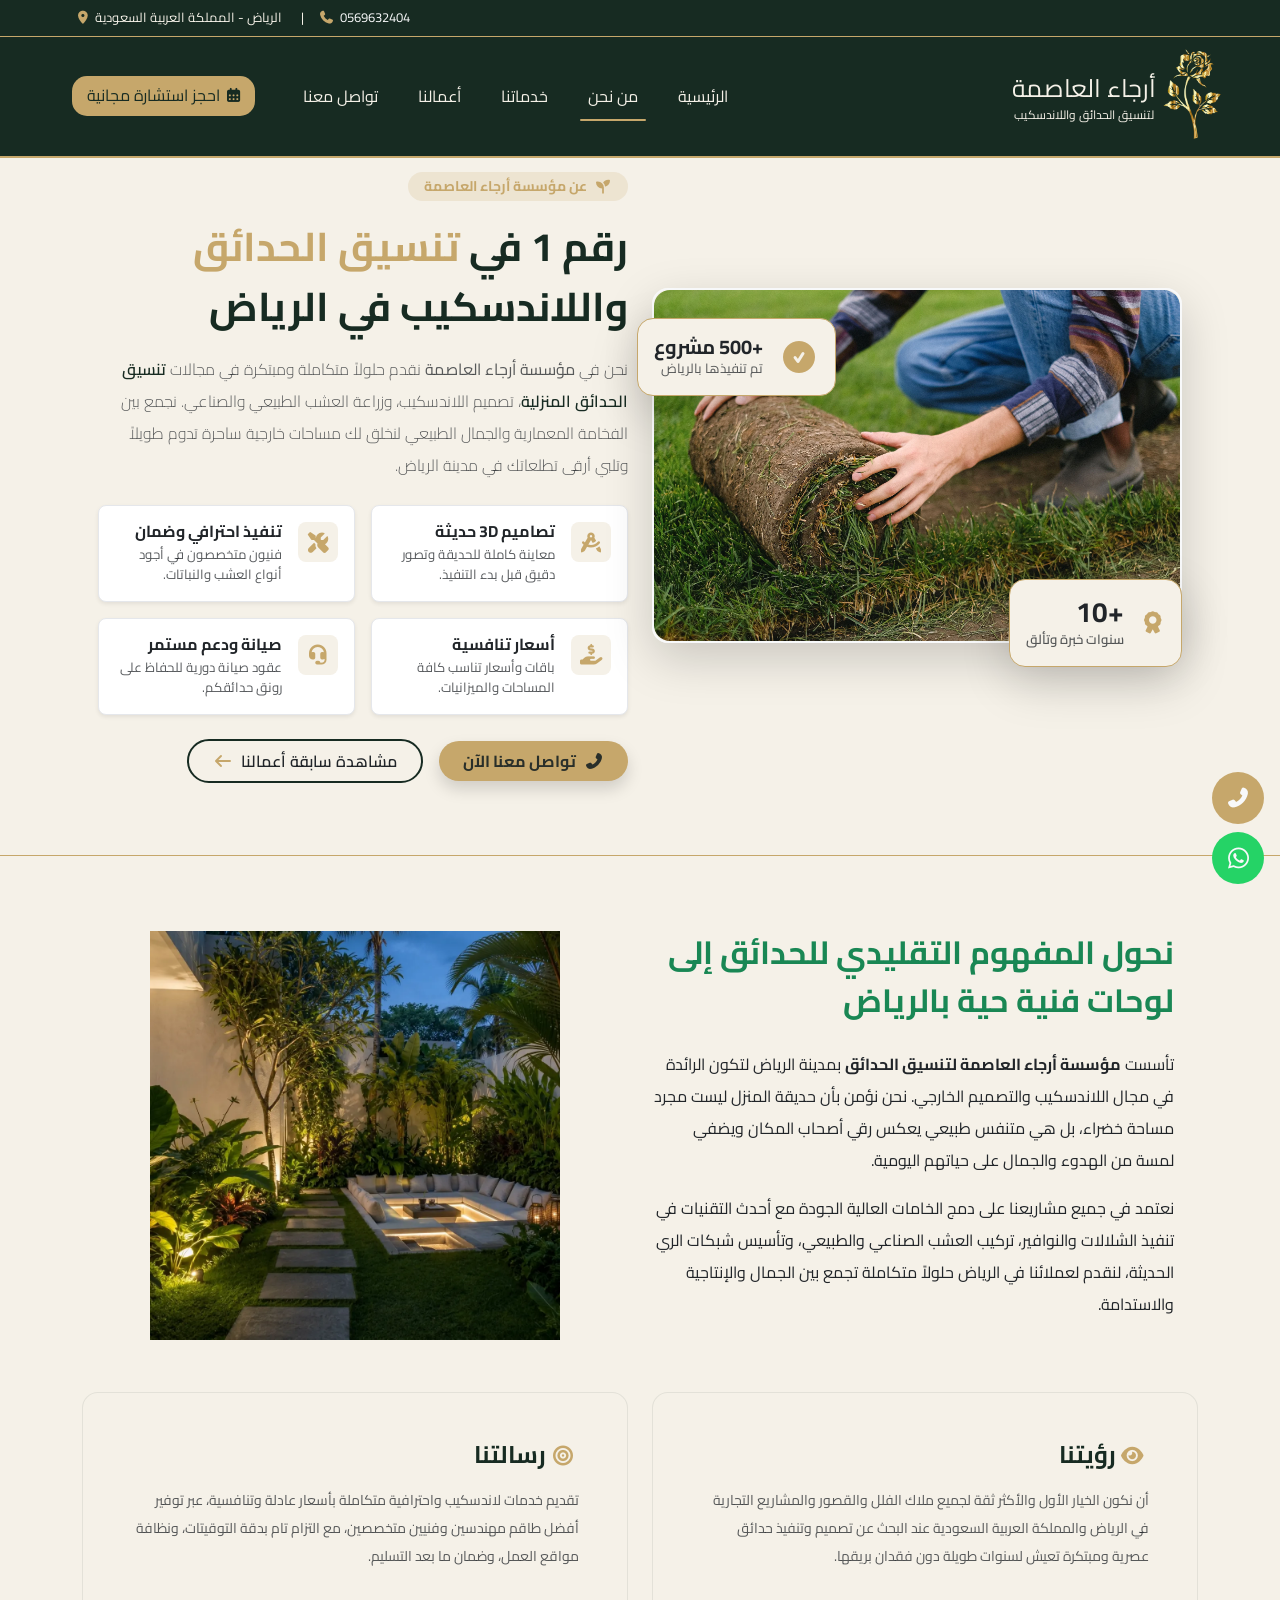
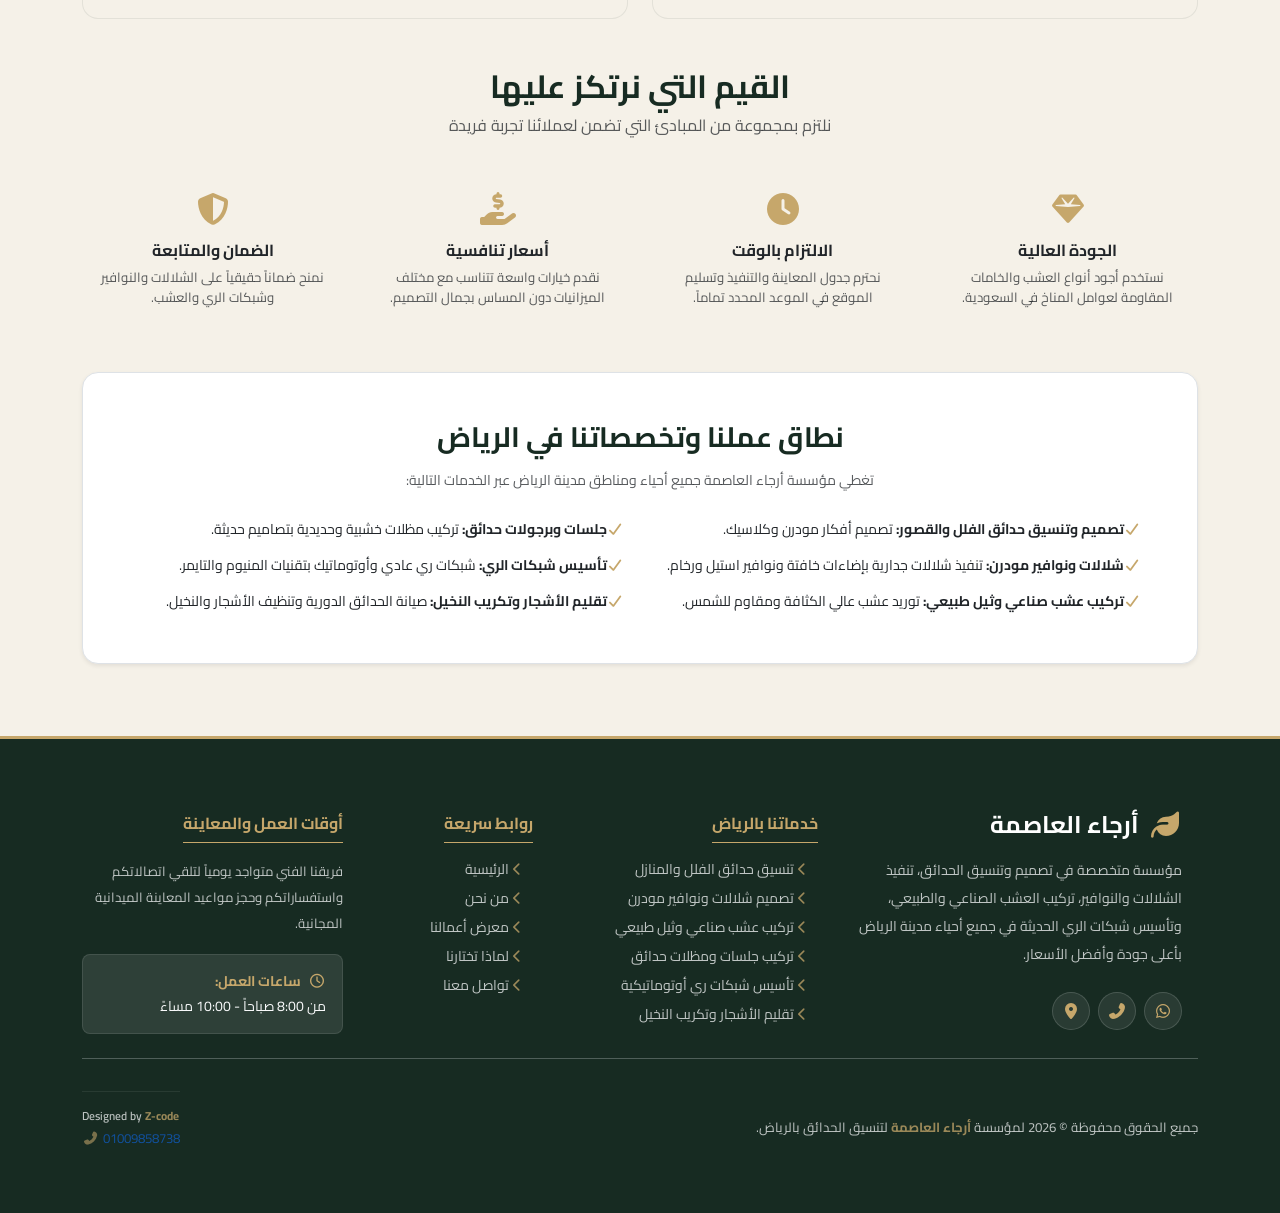
<file: about.html>
<!DOCTYPE html>
<html lang="ar" dir="rtl">
<head>
    <meta charset="UTF-8">
    <meta name="viewport" content="width=device-width, initial-scale=1.0">
    <!-- meta description -->
    <meta name="description" content="تعرف على مؤسسة أرجاء العاصمة الرائدة في تصميم وتنسيق الحدائق بالرياض.
    نقدم حلول اللاندسكيب، الشلالات، والعشب الصناعي بخبرة عالية وأعلى معايير الجودة.">
    <!-- title -->
    <title>اتصل بنا | أفضل مشتل نباتات في الرياض وتنسيق حدائق - أرجاء العاصمة</title>
    <link rel="stylesheet" href="css/all.css">
    <link rel="stylesheet" href="css/bootstrap.min.css">
    <!-- <link rel="stylesheet" href="css/style.css"> -->
    <link rel="stylesheet" href="css/about.css">
    <!-- /////// favicon /////////// -->
    <link rel="icon" type="image/png" href="images/favicon/favicon-96x96.png" sizes="96x96" />
    <link rel="icon" type="image/png" sizes="192x192" href="images/favicon/web-app-manifest-192x192.png" />
    <link rel="shortcut icon" href="images/favicon/favicon.ico" />
    <link rel="apple-touch-icon" sizes="180x180" href="images/favicon/apple-touch-icon.png" />
    <link rel="manifest" href="/images/favicon/web-app-manifest" />
    <!-- fonts -->
    <link rel="preconnect" href="https://fonts.googleapis.com">
    <link rel="preconnect" href="https://fonts.gstatic.com" crossorigin>
    <link href="https://fonts.googleapis.com/css2?family=Cairo:wght@300;400;600;700;800&display=swap" rel="stylesheet">
    <!-- fonts end -->
</head>
    <body id="home">
        <!-- header start -->
        <header>
            <div class="top-bar py-2 px-sm-0 px-md-5">
                <div class="container-fluid">
                    <div class="content row justify-content-sm-center justify-content-md-end">
                        <div class="col-auto">
                            <!-- <i class="fa-brands fa-facebook px-3"></i>
                            <i class="fa-brands fa-youtube px-3"></i>
                            <i class="fa-brands fa-instagram px-3"></i> -->
                        </div>
                        <div class="col-auto">
                            <span class="px-2 px-md-3"><a href="tel:+966569632404" class="text-light"> 0569632404 <i class="fa-solid fa-phone px-1"></i></a></span>|
                            <span class="px-2 px-md-3">الرياض - المملكة العربية السعودية <i class="fa-solid fa-location-dot px-1" ></i></a></span>
                        </div>
                    </div>
                </div>
            </div>
            
            <!-- navbar start -->
            <nav class="navbar navbar-expand-md p-2">
                <!-- زر الموبايل -->
                <div>
                    <button class="navbar-toggler border-warning" type="button" data-bs-toggle="collapse" data-bs-target="#mainNav" aria-controls="mainNav" aria-expanded="false" aria-label="Toggle navigation">
                        <span class="navbar-toggler-icon"><i class="fa-solid fa-list fs-1"></i></span>
                    </button>
                </div>
                <!-- القائمة -->
                <div class="collapse navbar-collapse justify-content-lg-between flex-column flex-lg-row text-center px-0 px-md-5" id="mainNav">
                    <div class="d-flex justify-content-center">
                        <img src="images/لوجو-مشتل-ارجاء-العاصمة.png" alt="تنسيق حدائق ولاندسكيب في الرياض" style="height: 50px; transform: scale(1.8);" class="my-4 mx-3">
                        <div class="logo-text mx-1 my-4">
                            <span class="logo-name">أرجاء العاصمة</span>
                            <span class="logo-sec-name d-block">لتنسيق الحدائق واللاندسكيب</span>
                        </div>
                    </div>
                    <ul class="navbar-nav d-flex justify-content-end gap-4">
                        <li class="nav-item"><a class="nav-link " href="index.html">الرئيسية</a></li>
                        <li class="nav-item active"><a class="nav-link " href="about.html">من نحن</a></li>
                        <li class="nav-item"><a class="nav-link " href="services.html">خدماتنا</a></li>
                        <li class="nav-item"><a class="nav-link " href="ourworks.html">أعمالنا</a></li>
                        <li class="nav-item"><a class="nav-link " href="contact.html">تواصل معنا</a></li>
                        <a href="https://wa.me/966569632404?text=مرحبا%20أريد%20حجز%20استشارة%20خدمات%20تنسيق%20الحدائق" target="_blank" class="hero-btn my-2 my-md-0 mx-3"><i class="fa-solid fa-calendar-days"></i>احجز استشارة مجانية</a>
                    </ul>
                </div>
            </nav>
        </header>
        <!-- header end -->


        <!-- ==================== ABOUT SECTION (من نحن) ==================== -->
        <section id="about" class="about-section py-5 position-relative overflow-hidden" aria-label="عن مؤسسة أرجاء العاصمة لتنسيق الحدائق">
            <!-- عناصر خلفية ديكورية -->
            <div class="container py-2 py-md-4 position-relative z-1">
                <div class="row g-4 align-items-center">
                    <!-- العمود الأول: العرض البصري والصور -->
                    <div class="col-lg-6 mb-4 mb-lg-0">
                        <div class="about-image-wrapper position-relative me-0 me-lg-3 pb-4">
                            <!-- الصورة الرئيسية -->
                            <div class="main-img-box rounded-4 overflow-hidden shadow-lg border border-2 border-light">
                                <img src="images/about-img.webp" alt="تصميم وتنسيق حدائق منزلية ولاندسكيب بالرياض - مؤسسة أرجاء العاصمة" class="img-fluid w-100 object-fit-cover rounded-4" loading="lazy" width="600" height="450">
                            </div>
                            <!-- كارت عائم 1: سنوات الخبرة -->
                            <div class="floating-card exp-card p-2 p-sm-3 rounded-4 shadow-lg position-absolute d-flex align-items-center gap-2 gap-sm-3">
                                <div class="icon-box rounded-circle d-flex align-items-center justify-content-center text-white fw-bold"><i class="fas fa-award fa-lg fa-sm-2x"></i></div>
                                <div><h3 class="h3 h2-sm fw-bold text-dark mb-0">+10</h3><p class="xsmall text-muted mb-0 fw-semibold">سنوات خبرة وتألق</p></div>
                            </div>
                            <!-- كارت عائم 2: عدد المشاريع (يختفي في الشاشات الصغيرة جداً بـ Bootstrap) -->
                            <div class="floating-card project-card p-3 rounded-4 shadow-lg position-absolute d-none d-sm-flex align-items-center gap-3">
                                <div class="icon-box rounded-circle d-flex align-items-center justify-content-center text-white"><i class="fas fa-check-circle fa-2x"></i></div>
                                <div><h4 class="h5 fw-bold text-dark mb-0">+500 مشروع</h4><p class="xsmall text-muted mb-0">تم تنفيذها بالرياض</p></div>
                            </div>
                        </div>
                    </div>
                    <!-- العمود الثاني: المحتوى المكتوب المجهز للـ SEO -->
                    <div class="col-lg-6">
                        <div class="about-content ps-0 ps-lg-3">
                            <!-- شارة السكشن -->
                            <div class="d-inline-flex align-items-center gap-2 px-3 py-1 rounded-pill bg-gold-subtle text-gold mb-3 fw-bold small"><i class="fas fa-seedling"></i><span>عن مؤسسة أرجاء العاصمة</span></div>
                            <!-- العنوان الرئيسي (SEO Optimized) -->
                            <h2 class="h1 fw-bold text-green mb-3 lh-base"> رقم 1 في <span id="under-line" class="pb-1">تنسيق الحدائق</span> واللاندسكيب في الرياض</h2>
                            <!-- فقرة الوصف -->
                            <p class="lead text-muted fs-6 mb-4 lh-lg">
                                نحن في <strong>مؤسسة أرجاء العاصمة</strong> نقدم حلولاً متكاملة ومبتكرة في مجالات
                                <a href="#services" class="text-green fw-semibold text-decoration-none">تنسيق الحدائق المنزلية</a>،
                                تصميم اللاندسكيب، وزراعة العشب الطبيعي والصناعي. نجمع بين الفخامة المعمارية والجمال الطبيعي لنخلق لك مساحات خارجية ساحرة تدوم طويلاً وتلبي أرقى تطلعاتك في مدينة الرياض.
                            </p>
                            <!-- شبكة مميزات المؤسسة -->
                            <div class="row g-3 mb-4">
                                <div class="col-12 col-sm-6">
                                    <div class="feature-item p-3 rounded-3 border bg-white d-flex align-items-start gap-3 h-100 shadow-sm">
                                        <div class="feature-icon rounded-3 p-2"><i class="fas fa-drafting-compass fa-lg"></i></div>
                                        <div><h3 class="h6 fw-bold text-dark mb-1">تصاميم 3D حديثة</h3><p class="xsmall text-muted mb-0">معاينة كاملة للحديقة وتصور دقيق قبل بدء التنفيذ.</p></div>
                                    </div>
                                </div>
                                <div class="col-12 col-sm-6">
                                    <div class="feature-item p-3 rounded-3 border bg-white d-flex align-items-start gap-3 h-100 shadow-sm">
                                        <div class="feature-icon rounded-3 p-2"><i class="fas fa-tools fa-lg"></i></div>
                                        <div><h3 class="h6 fw-bold text-dark mb-1">تنفيذ احترافي وضمان</h3><p class="xsmall text-muted mb-0">فنيون متخصصون في أجود أنواع العشب والنباتات.</p></div>
                                    </div>
                                </div>
                                <div class="col-12 col-sm-6">
                                    <div class="feature-item p-3 rounded-3 border bg-white d-flex align-items-start gap-3 h-100 shadow-sm">
                                        <div class="feature-icon rounded-3 p-2"><i class="fas fa-hand-holding-usd fa-lg"></i></div>
                                        <div><h3 class="h6 fw-bold text-dark mb-1">أسعار تنافسية</h3><p class="xsmall text-muted mb-0">باقات وأسعار تناسب كافة المساحات والميزانيات.</p></div>
                                    </div>
                                </div>
                                <div class="col-12 col-sm-6">
                                    <div class="feature-item p-3 rounded-3 border bg-white d-flex align-items-start gap-3 h-100 shadow-sm">
                                        <div class="feature-icon rounded-3 p-2"><i class="fas fa-headset fa-lg"></i></div>
                                        <div><h3 class="h6 fw-bold text-dark mb-1">صيانة ودعم مستمر</h3><p class="xsmall text-muted mb-0">عقود صيانة دورية للحفاظ على رونق حدائقكم.</p></div>
                                    </div>
                                </div>
                            </div>
                            <!-- الأزرار ودعوة للاتصال -->
                            <div class="d-flex flex-wrap align-items-center gap-3">
                                <a href="tel:+966569632404" target="_blank" class="btn btn-gold btn-lg rounded-pill px-4 py-2 fs-6 fw-bold d-inline-flex align-items-center gap-2 shadow">
                                    <i class="fas fa-phone-alt"></i>
                                    <span>تواصل معنا الآن</span>
                                </a>
                                <a href="ourworks.html" class="btn btn-outline-green btn-lg rounded-pill px-4 py-2 fs-6 fw-semibold d-inline-flex align-items-center gap-2">
                                    <span>مشاهدة سابقة أعمالنا</span>
                                    <i class="fas fa-arrow-left"></i>
                                </a>
                            </div>
                        </div>
                    </div>
                </div>
            </div>
        </section>
        <!-- ///////////////////////////  about us end ////////////////////////////// -->

        <!-- ==================== ABOUT PAGE CONTENT ==================== -->
        <div id="about-page" class="about-page-wrapper py-5">
            <div class="container py-2 py-md-4">

                <!-- 1. القسم الرئيسي (Hero / Intro) -->
                <div class="row align-items-center g-4 mb-5">
                    <div class="col-lg-6">
                        <div class="pe-lg-4">

                            <h1 class="h2 fw-bold text-success mb-4 lh-base">
                                نحول المفهوم التقليدي للحدائق إلى <span class="pb-1">لوحات فنية حية</span> بالرياض
                            </h1>
                            <p class="body-text fs-6 lh-lg mb-3">
                                تأسست <strong>مؤسسة أرجاء العاصمة لتنسيق الحدائق</strong> بمدينة الرياض لتكون الرائدة في مجال اللاندسكيب والتصميم الخارجي. نحن نؤمن بأن حديقة المنزل ليست مجرد مساحة خضراء، بل هي متنفس طبيعي يعكس رقي أصحاب المكان ويضفي لمسة من الهدوء والجمال على حياتهم اليومية.
                            </p>
                            <p class="body-text fs-6 lh-lg mb-4">
                                نعتمد في جميع مشاريعنا على دمج الخامات العالية الجودة مع أحدث التقنيات في تنفيذ الشلالات والنوافير، تركيب العشب الصناعي والطبيعي، وتأسيس شبكات الري الحديثة، لنقدم لعملائنا في الرياض حلولاً متكاملة تجمع بين الجمال والإنتاجية والاستدامة.
                            </p>

                        </div>
                    </div>
                    <div class="col-lg-6 text-center">
                        <img src="images/about/تصميم-حديقة-مودرن-جلسة-خارجية-الرياض.webp"
                            alt="تصميم وتنسيق حدائق مودرن وشلالات بالرياض - مؤسسة أرجاء العاصمة"
                            title="شركة تنسيق حدائق ولاندسكيب بالرياض"
                            class="img-fluid w-75 object-fit-cover"
                            loading="lazy">
                    </div>
                </div>

                <!-- 2. الرؤية والرسالة (Vision & Mission) -->
                <div class="row g-4 mb-5">
                    <div class="col-12 col-md-6">
                        <div class="vision-box p-4 p-md-5 rounded-4 bg-page-bg border h-100">
                            <h2 class="h4 fw-bold mb-3 text-dark-custom"> <i class="fas fa-eye fs-5 m-1"></i>رؤيتنا</h2>
                            <p class="small text-muted lh-lg mb-0">
                                أن نكون الخيار الأول والأكثر ثقة لجميع ملاك الفلل والقصور والمشاريع التجارية في الرياض والمملكة العربية السعودية عند البحث عن تصميم وتنفيذ حدائق عصرية ومبتكرة تعيش لسنوات طويلة دون فقدان بريقها.
                            </p>
                        </div>
                    </div>
                    <div class="col-12 col-md-6">
                        <div class="mission-box p-4 p-md-5 rounded-4 bg-page-bg border h-100">
                            <h2 class="h4 fw-bold mb-3 text-dark-custom"> <i class="fas fa-bullseye fs-5 m-1"></i>رسالتنا</h2>
                            <p class="small text-muted lh-lg mb-0">
                                تقديم خدمات لاندسكيب واحترافية متكاملة بأسعار عادلة وتنافسية، عبر توفير أفضل طاقم مهندسين وفنيين متخصصين، مع التزام تام بدقة التوقيتات، ونظافة مواقع العمل، وضمان ما بعد التسليم.
                            </p>
                        </div>
                    </div>
                </div>

                <!-- 3. القيم والمبادئ الأساسية (Core Values) -->
                <div class="row mb-5 text-center">
                    <div class="col-12 mb-4">
                        <h2 class="h2 fw-bold text-dark-custom">القيم التي نرتكز عليها</h2>
                        <p class="text-muted">نلتزم بمجموعة من المبادئ التي تضمن لعملائنا تجربة فريدة</p>
                    </div>
                    <div class="col-12 col-sm-6 col-lg-3">
                        <div class="value-card p-3">
                        <i class="fas fa-gem fa-2x text-gold mb-3"></i>
                        <h3 class="h6 fw-bold mb-2">الجودة العالية</h3>
                        <p class="xsmall text-muted mb-0">نستخدم أجود أنواع العشب والخامات المقاومة لعوامل المناخ في السعودية.</p>
                        </div>
                    </div>
                    <div class="col-12 col-sm-6 col-lg-3">
                        <div class="value-card p-3">
                        <i class="fas fa-clock fa-2x text-gold mb-3"></i>
                        <h3 class="h6 fw-bold mb-2">الالتزام بالوقت</h3>
                        <p class="xsmall text-muted mb-0">نحترم جدول المعاينة والتنفيذ وتسليم الموقع في الموعد المحدد تماماً.</p>
                        </div>
                    </div>
                    <div class="col-12 col-sm-6 col-lg-3">
                        <div class="value-card p-3">
                        <i class="fas fa-hand-holding-usd fa-2x text-gold mb-3"></i>
                        <h3 class="h6 fw-bold mb-2">أسعار تنافسية</h3>
                        <p class="xsmall text-muted mb-0">نقدم خيارات واسعة تتناسب مع مختلف الميزانيات دون المساس بجمال التصميم.</p>
                        </div>
                    </div>
                    <div class="col-12 col-sm-6 col-lg-3">
                        <div class="value-card p-3">
                        <i class="fas fa-shield-alt fa-2x text-gold mb-3"></i>
                        <h3 class="h6 fw-bold mb-2">الضمان والمتابعة</h3>
                        <p class="xsmall text-muted mb-0">نمنح ضماناً حقيقياً على الشلالات والنوافير وشبكات الري والعشب.</p>
                        </div>
                    </div>
                </div>

                <!-- 4. نطاق خدماتنا بالرياض (Keywords Rich Text Section) -->
                <div class="services-scope-box p-4 p-md-5 rounded-4 bg-white border shadow-sm">
                    <h2 class="h3 fw-bold mb-3 text-dark-custom text-center">نطاق عملنا وتخصصاتنا في الرياض</h2>
                    <p class="text-muted text-center mb-4 small">تغطي مؤسسة أرجاء العاصمة جميع أحياء ومناطق مدينة الرياض عبر الخدمات التالية:</p>
                    <div class="row g-3">
                        <div class="col-12 col-md-6">
                            <ul class="list-unstyled mb-0 small lh-lg">
                                <li class="mb-2"><i class="fas fa-check text-gold me-2"></i><strong>تصميم وتنسيق حدائق الفلل والقصور:</strong> تصميم أفكار مودرن وكلاسيك.</li>
                                <li class="mb-2"><i class="fas fa-check text-gold me-2"></i><strong>شلالات ونوافير مودرن:</strong> تنفيذ شلالات جدارية بإضاءات خافتة ونوافير استيل ورخام.</li>
                                <li class="mb-0"><i class="fas fa-check text-gold me-2"></i><strong>تركيب عشب صناعي وثيل طبيعي:</strong> توريد عشب عالي الكثافة ومقاوم للشمس.</li>
                            </ul>
                        </div>
                        <div class="col-12 col-md-6">
                            <ul class="list-unstyled mb-0 small lh-lg">
                                <li class="mb-2"><i class="fas fa-check text-gold me-2"></i><strong>جلسات وبرجولات حدائق:</strong> تركيب مظلات خشبية وحديدية بتصاميم حديثة.</li>
                                <li class="mb-2"><i class="fas fa-check text-gold me-2"></i><strong>تأسيس شبكات الري:</strong> شبكات ري عادي وأوتوماتيك بتقنيات المنيوم والتايمر.</li>
                                <li class="mb-0"><i class="fas fa-check text-gold me-2"></i><strong>تقليم الأشجار وتكريب النخيل:</strong> صيانة الحدائق الدورية وتنظيف الأشجار والنخيل.</li>
                            </ul>
                        </div>
                    </div>
                </div>

            </div>
        </div>

        <!-- foooooter start -->
        <footer class="footer-section position-relative pt-5 pb-3 text-white overflow-hidden" aria-label="تذييل الموقع وحقوق الملكية">
            <div class="container py-4">
                <div class="row g-4 justify-content-between">
                    <!-- العمود الأول: نبذة عن المؤسسة والبراند -->
                    <div class="col-12 col-lg-4">
                        <div class="footer-brand-box pe-lg-3">
                            <div class="d-flex align-items-center gap-2 mb-3">
                                <i class="fas fa-leaf text-gold fs-3"></i>
                                <span class="h4 fw-bold mb-0 text-white">أرجاء العاصمة</span>
                            </div>
                            <p class="text-light opacity-75 small lh-lg mb-4">
                                مؤسسة متخصصة في تصميم وتنسيق الحدائق، تنفيذ الشلالات والنوافير، تركيب العشب الصناعي والطبيعي، وتأسيس شبكات الري الحديثة في جميع أحياء مدينة الرياض بأعلى جودة وأفضل الأسعار.
                            </p>
                            <!-- أزرار التواصل الاجتماعي / المباشر -->
                            <div class="d-flex align-items-center gap-2">
                                <a href="https://wa.me/966569632404" target="_blank" class="social-icon rounded-circle d-flex align-items-center justify-content-center text-decoration-none" aria-label="واتساب">
                                    <i class="fab fa-whatsapp"></i>
                                </a>
                                <a href="tel:+966569632404" class="social-icon rounded-circle d-flex align-items-center justify-content-center text-decoration-none" aria-label="اتصال هاتفي">
                                    <i class="fas fa-phone-alt"></i>
                                </a>
                                <a href="#contact" class="social-icon rounded-circle d-flex align-items-center justify-content-center text-decoration-none" aria-label="موقعنا">
                                    <i class="fas fa-map-marker-alt"></i>
                                </a>
                            </div>
                        </div>
                    </div>

                    <!-- العمود الثاني: روابط خدماتنا الرئيسية (SEO Internal Links) -->
                    <div class="col-6 col-md-4 col-lg-3">
                        <h3 class="h6 fw-bold text-gold mb-3 border-bottom border-gold border-opacity-25 pb-2 d-inline-block">
                        خدماتنا بالرياض
                        </h3>
                        <ul class="list-unstyled footer-links p-0 m-0 small">
                            <li class="mb-2"><a href="services.html" class="text-light opacity-75 text-decoration-none transition-all"><i class="fas fa-chevron-left text-gold me-2 xsmall"></i>تنسيق حدائق الفلل والمنازل</a></li>
                            <li class="mb-2"><a href="services.html" class="text-light opacity-75 text-decoration-none transition-all"><i class="fas fa-chevron-left text-gold me-2 xsmall"></i>تصميم شلالات ونوافير مودرن</a></li>
                            <li class="mb-2"><a href="services.html" class="text-light opacity-75 text-decoration-none transition-all"><i class="fas fa-chevron-left text-gold me-2 xsmall"></i>تركيب عشب صناعي وثيل طبيعي</a></li>
                            <li class="mb-2"><a href="services.html" class="text-light opacity-75 text-decoration-none transition-all"><i class="fas fa-chevron-left text-gold me-2 xsmall"></i>تركيب جلسات ومظلات حدائق</a></li>
                            <li class="mb-2"><a href="services.html" class="text-light opacity-75 text-decoration-none transition-all"><i class="fas fa-chevron-left text-gold me-2 xsmall"></i>تأسيس شبكات ري أوتوماتيكية</a></li>
                            <li class="mb-0"><a href="services.html" class="text-light opacity-75 text-decoration-none transition-all"><i class="fas fa-chevron-left text-gold me-2 xsmall"></i>تقليم الأشجار وتكريب النخيل</a></li>
                        </ul>
                    </div>

                    <!-- العمود الثالث: روابط سريعة ونطاق الخدمة -->
                    <div class="col-6 col-md-4 col-lg-2">
                        <h3 class="h6 fw-bold text-gold mb-3 border-bottom border-gold border-opacity-25 pb-2 d-inline-block">
                        روابط سريعة
                        </h3>
                        <ul class="list-unstyled footer-links p-0 m-0 small">
                            <li class="mb-2"><a href="index.html" class="text-light opacity-75 text-decoration-none transition-all"><i class="fas fa-chevron-left text-gold me-2 xsmall"></i>الرئيسية</a></li>
                            <li class="mb-2"><a href="about.html" class="text-light opacity-75 text-decoration-none transition-all"><i class="fas fa-chevron-left text-gold me-2 xsmall"></i>من نحن</a></li>
                            <li class="mb-2"><a href="ourworks.html" class="text-light opacity-75 text-decoration-none transition-all"><i class="fas fa-chevron-left text-gold me-2 xsmall"></i>معرض أعمالنا</a></li>
                            <li class="mb-2"><a href="about.html" class="text-light opacity-75 text-decoration-none transition-all"><i class="fas fa-chevron-left text-gold me-2 xsmall"></i>لماذا تختارنا</a></li>
                            <li class="mb-0"><a href="contact.html" class="text-light opacity-75 text-decoration-none transition-all"><i class="fas fa-chevron-left text-gold me-2 xsmall"></i>تواصل معنا</a></li>
                        </ul>
                    </div>

                    <!-- العمود الرابع: ساعات العمل وملاحظة المعاينة -->
                    <div class="col-12 col-md-4 col-lg-3">
                        <h3 class="h6 fw-bold text-gold mb-3 border-bottom border-gold border-opacity-25 pb-2 d-inline-block">
                        أوقات العمل والمعاينة
                        </h3>
                        <p class="xsmall text-light opacity-75 lh-lg mb-3">
                        فريقنا الفني متواجد يومياً لتلقي اتصالاتكم واستفساراتكم وحجز مواعيد المعاينة الميدانية المجانية.
                        </p>
                        <div class="p-3 rounded-3 bg-white bg-opacity-10 border border-light border-opacity-10 small">
                            <div class="d-flex align-items-center gap-2 mb-1 text-gold fw-bold">
                                <i class="far fa-clock"></i>
                                <span>ساعات العمل:</span>
                            </div>
                            <span class="text-light opacity-90 dir-rtl">من 8:00 صباحاً - 10:00 مساءً</span>
                        </div>
                    </div>
                </div>
                <hr class="my-4 border-light opacity-15">
                <!-- حقوق الملكية والحقوق الفكرية -->
                <div class="row align-items-center justify-content-between xsmall text-light opacity-75 g-2">
                    <div class="col-12 col-md-auto text-center text-md-start">
                        <p class="mb-0">جميع الحقوق محفوظة © <span id="year">2026</span> لمؤسسة <strong class="text-gold">أرجاء العاصمة</strong> لتنسيق الحدائق بالرياض.</p>
                    </div>
                    <div class="col-12 col-md-auto text-center text-md-end">
                        <!-- حقوق التطوير والتصميم -->
                        <div class="developer-credits text-center py-3 my-2 border-top border-light border-opacity-10">
                            <p class="mb-1 small text-light opacity-88 fw-semibold">
                                Designed by <span class="text-gold fw-bold tracking-wide">Z-code</span>
                            </p>
                            <a href="tel:01009858738" class="dev-phone-link xsmall text-decoration-none d-inline-flex align-items-center gap-1 dir-ltr opacity-75">
                                <span>01009858738</span>
                                <i class="fas fa-phone-alt text-gold xsmall"></i>
                            </a>
                        </div>
                    </div>
                </div>

            </div>
        </footer>

        <!-- foooooter end -->

        <!-- ==================== FLOATING CONTACT BUTTONS (الأزرار العائمة) ==================== -->
        <div class="floating-buttons-wrapper position-fixed bottom-0 end-0 p-3 z-3 d-flex flex-column gap-2" aria-label="وسائل التواصل السريع">
            
            <!-- زر اتصال مباشر -->
            <a href="tel:+966569632404"
                class="float-btn float-phone rounded-circle d-flex align-items-center justify-content-center text-decoration-none" 
                title="اتصل بنا الآن"
                aria-label="اتصال هاتفي">
                <i class="fas fa-phone-alt fs-5 text-light"></i>
            </a>

            <!-- زر واتساب مباشر -->
            <a href="https://wa.me/966569632404?text=مرحبا%20أريد%20الاستفسار%20عن%20خدمات%20تنسيق%20الحدائق" 
                target="_blank"
                class="float-btn float-whatsapp rounded-circle d-flex align-items-center justify-content-center text-decoration-none " 
                title="تواصل عبر الواتساب"
                aria-label="مراسلة واتساب">
                <i class="fab fa-whatsapp fs-4 text-light"></i>
            </a>

        </div>

        <!-- //////////////////////////////////////////////////////////////////////////////////////////////// -->
        <script src="js/bootstrap.bundle.min.js"></script>
        <script src="js/script.js"></script>

    </body>
</html>
</file>
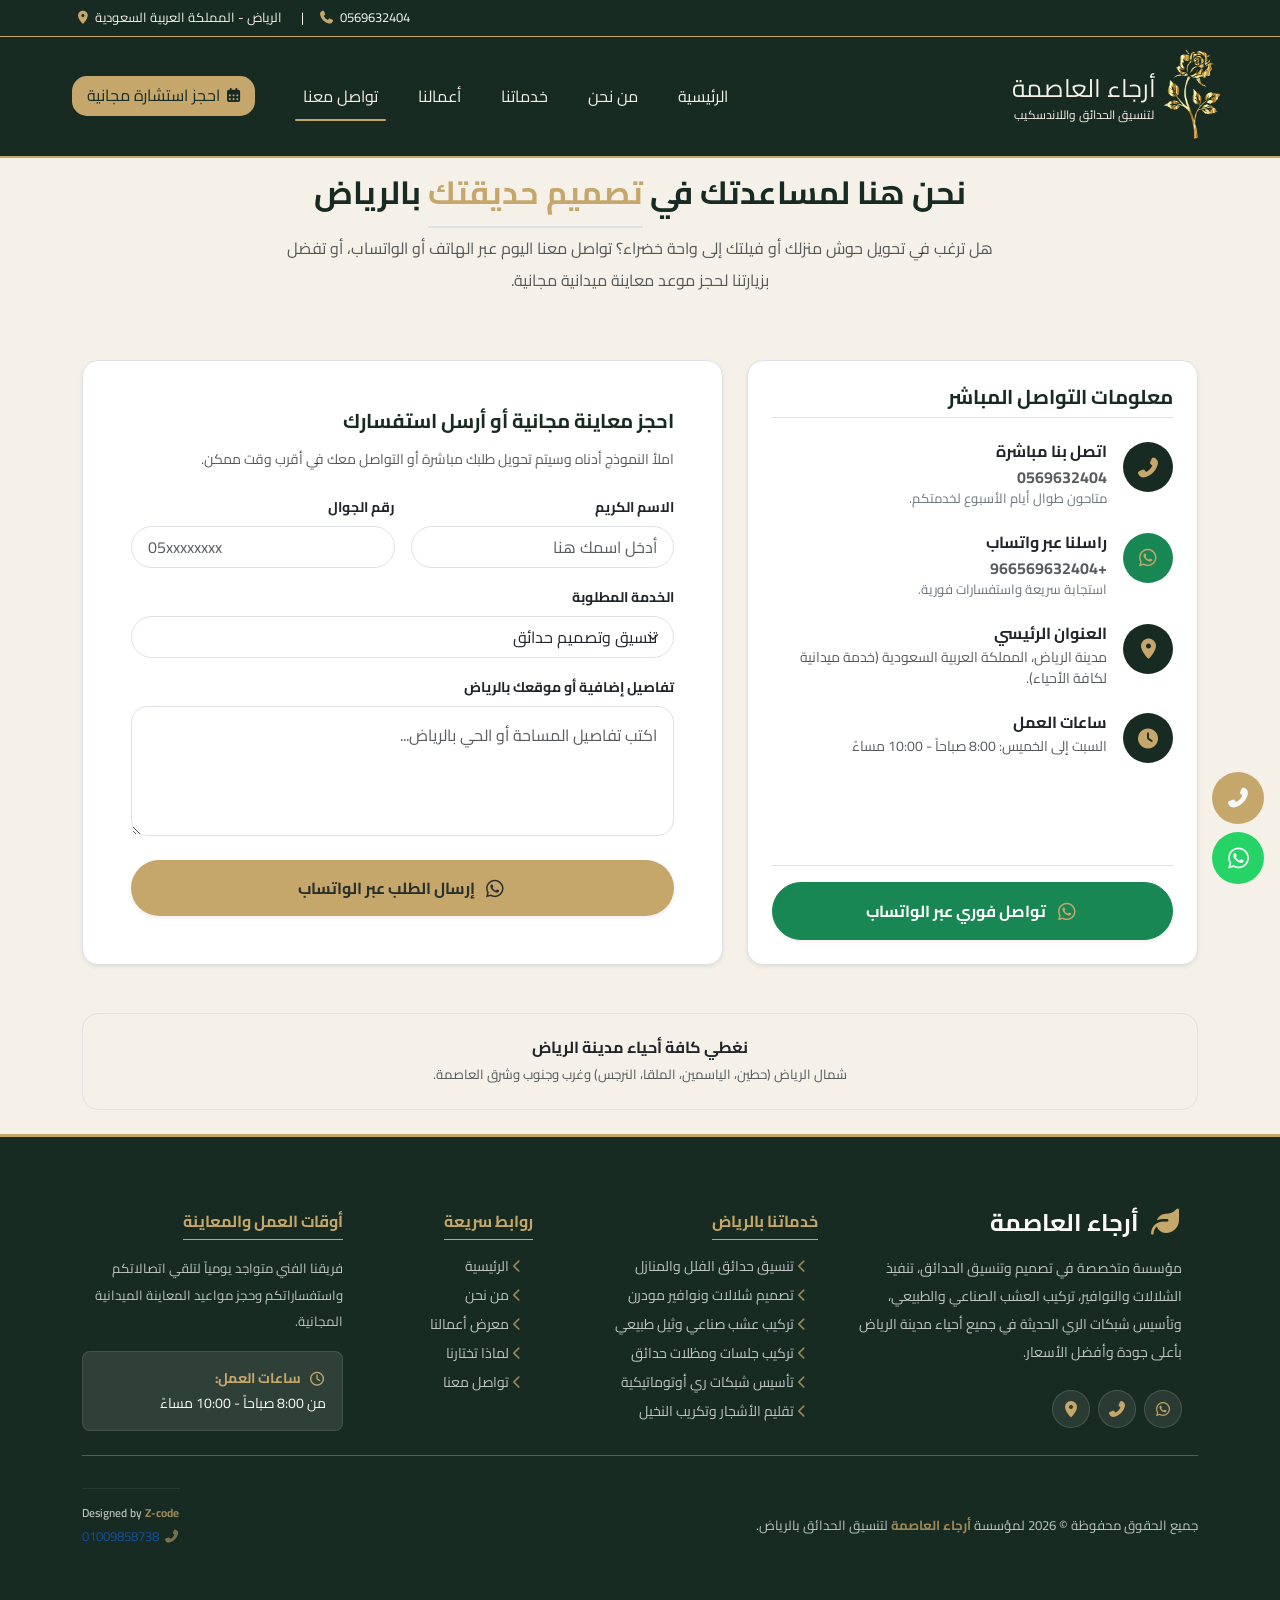
<file: contact.html>
<!DOCTYPE html>
<html lang="ar" dir="rtl">
<head>
    <meta charset="UTF-8">
    <meta name="viewport" content="width=device-width, initial-scale=1.0">
    <!-- meta description -->
    <meta name="description" content="هل تبحث عن أفضل مشتل نباتات في الرياض؟ تواصل مع مؤسسة أرجاء العاصمة
    لتوريد وزراعة كافة أنواع الأشجار والزهور وتنسيق الحدائق. احجز معاينتك مجاناً عبر 0569632404.">
    <!-- title -->
    <title>اتصل بنا ومعاينة مجانية | مؤسسة أرجاء العاصمة لتنسيق الحدائق بالرياض</title>
    <link rel="stylesheet" href="css/all.css">
    <link rel="stylesheet" href="css/bootstrap.min.css">
    <link rel="stylesheet" href="css/style.css">
    <!-- /////// favicon /////////// -->
    <link rel="icon" type="image/png" href="images/favicon/favicon-96x96.png" sizes="96x96" />
    <link rel="icon" type="image/png" sizes="192x192" href="images/favicon/web-app-manifest-192x192.png" />
    <link rel="shortcut icon" href="images/favicon/favicon.ico" />
    <link rel="apple-touch-icon" sizes="180x180" href="images/favicon/apple-touch-icon.png" />
    <link rel="manifest" href="/images/favicon/web-app-manifest" />
    <!-- fonts -->
    <link rel="preconnect" href="https://fonts.googleapis.com">
    <link rel="preconnect" href="https://fonts.gstatic.com" crossorigin>
    <link href="https://fonts.googleapis.com/css2?family=Cairo:wght@300;400;600;700;800&display=swap" rel="stylesheet">
    <!-- fonts end -->
</head>
    <body id="home">
        <!-- header start -->
        <header>
            <div class="top-bar py-2 px-sm-0 px-md-5">
                <div class="container-fluid">
                    <div class="content row justify-content-sm-center justify-content-md-end">
                        <div class="col-auto">
                            <!-- <i class="fa-brands fa-facebook px-3"></i>
                            <i class="fa-brands fa-youtube px-3"></i>
                            <i class="fa-brands fa-instagram px-3"></i> -->
                        </div>
                        <div class="col-auto">
                            <span class="px-2 px-md-3"><a href="tel:+966569632404" class="text-light"> 0569632404 <i class="fa-solid fa-phone px-1"></i></a></span>|
                            <span class="px-2 px-md-3">الرياض - المملكة العربية السعودية <i class="fa-solid fa-location-dot px-1" ></i></a></span>
                        </div>
                    </div>
                </div>
            </div>
            
            <!-- navbar start -->
            <nav class="navbar navbar-expand-md p-2">
                <!-- زر الموبايل -->
                <div>
                    <button class="navbar-toggler border-warning" type="button" data-bs-toggle="collapse" data-bs-target="#mainNav" aria-controls="mainNav" aria-expanded="false" aria-label="Toggle navigation">
                        <span class="navbar-toggler-icon"><i class="fa-solid fa-list fs-1"></i></span>
                    </button>
                </div>
                <!-- القائمة -->
                <div class="collapse navbar-collapse justify-content-lg-between flex-column flex-lg-row text-center px-0 px-md-5" id="mainNav">
                    <div class="d-flex justify-content-center">
                        <img src="images/لوجو-مشتل-ارجاء-العاصمة.png" alt="تنسيق حدائق ولاندسكيب في الرياض" style="height: 50px; transform: scale(1.8);" class="my-4 mx-3">
                        <div class="logo-text mx-1 my-4">
                            <span class="logo-name">أرجاء العاصمة</span>
                            <span class="logo-sec-name d-block">لتنسيق الحدائق واللاندسكيب</span>
                        </div>
                    </div>
                    <ul class="navbar-nav d-flex justify-content-end gap-4">
                        <li class="nav-item"><a class="nav-link " href="index.html">الرئيسية</a></li>
                        <li class="nav-item"><a class="nav-link " href="about.html">من نحن</a></li>
                        <li class="nav-item"><a class="nav-link " href="services.html">خدماتنا</a></li>
                        <li class="nav-item"><a class="nav-link " href="ourworks.html">أعمالنا</a></li>
                        <li class="nav-item active"><a class="nav-link " href="contact.html">تواصل معنا</a></li>
                        <a href="https://wa.me/966569632404?text=مرحبا%20أريد%20حجز%20استشارة%20خدمات%20تنسيق%20الحدائق" target="_blank" class="hero-btn my-2 my-md-0 mx-3"><i class="fa-solid fa-calendar-days"></i>احجز استشارة مجانية</a>
                    </ul>
                </div>
            </nav>
        </header>
        <!-- header end -->

        <!-- ==================== CONTACT PAGE CONTENT ==================== -->
        <div id="contact-page" class="contact-page-wrapper" style="padding-top: 100px;">
            <div class="container py-2 py-md-4">

                <!-- 1. رأس الصفحة (Hero / Intro) -->
                <div class="row justify-content-center text-center mb-5">
                <div class="col-lg-8">
                    <span class="badge bg-gold text-dark px-3 py-2 rounded-pill small fw-bold mb-3 d-inline-block">
                    <i class="fas fa-headset me-1"></i> تواصل معنا
                    </span>
                    <h1 class="h2 fw-bold text-dark-custom mb-3 lh-base">
                    نحن هنا لمساعدتك في <span class="text-gold border-bottom border-2 pb-1">تصميم حديقتك</span> بالرياض
                    </h1>
                    <p class="body-text fs-6 lh-lg text-muted">
                    هل ترغب في تحويل حوش منزلك أو فيلتك إلى واحة خضراء؟ تواصل معنا اليوم عبر الهاتف أو الواتساب، أو تفضل بزيارتنا لحجز موعد معاينة ميدانية مجانية.
                    </p>
                </div>
                </div>

                <div class="row g-4 align-items-stretch mb-5">

                <!-- 2. معلومات الاتصال السريع (Contact Info Cards) -->
                <div class="col-lg-5">
                    <div class="p-4 p-md-4 rounded-4 bg-white border shadow-sm h-100 d-flex flex-column justify-content-between">
                    <div>
                        <h2 class="h5 fw-bold text-dark-custom mb-4 pb-2 border-bottom">معلومات التواصل المباشر</h2>
                        
                        <!-- الاتصال الهاتفي -->
                        <div class="d-flex align-items-start gap-3 mb-4">
                        <div class="contact-icon-box bg-gold text-dark rounded-circle d-flex align-items-center justify-content-center flex-shrink-0" style="width: 50px; height: 50px;">
                            <i class="fas fa-phone-alt fa-lg"></i>
                        </div>
                        <div>
                            <h3 class="h6 fw-bold mb-1">اتصل بنا مباشرة</h3>
                            <a href="tel:0569632404" class="text-decoration-none text-muted fw-bold dir-ltr d-inline-block">0569632404</a>
                            <p class="xsmall text-secondary mb-0">متاحون طوال أيام الأسبوع لخدمتكم.</p>
                        </div>
                        </div>

                        <!-- الواتساب -->
                        <div class="d-flex align-items-start gap-3 mb-4">
                        <div class="contact-icon-box bg-success text-white rounded-circle d-flex align-items-center justify-content-center flex-shrink-0" style="width: 50px; height: 50px;">
                            <i class="fab fa-whatsapp fa-lg"></i>
                        </div>
                        <div>
                            <h3 class="h6 fw-bold mb-1">راسلنا عبر واتساب</h3>
                            <a href="https://wa.me/966569632404?text=مرحبا%20أريد%20الاستفسار%20عن%20خدمات%20تنسيق%20الحدائق" target="_blank" class="text-decoration-none text-muted fw-bold dir-ltr d-inline-block">966569632404+</a>
                            <p class="xsmall text-secondary mb-0">استجابة سريعة واستفسارات فورية.</p>
                        </div>
                        </div>

                        <!-- الموقع / العنوان بالرياض -->
                        <div class="d-flex align-items-start gap-3 mb-4">
                        <div class="contact-icon-box bg-gold text-dark rounded-circle d-flex align-items-center justify-content-center flex-shrink-0" style="width: 50px; height: 50px;">
                            <i class="fas fa-map-marker-alt fa-lg"></i>
                        </div>
                        <div>
                            <h3 class="h6 fw-bold mb-1">العنوان الرئيسي</h3>
                            <p class="text-muted small mb-0">مدينة الرياض، المملكة العربية السعودية (خدمة ميدانية لكافة الأحياء).</p>
                        </div>
                        </div>

                        <!-- أوقات العمل -->
                        <div class="d-flex align-items-start gap-3">
                        <div class="contact-icon-box bg-gold text-dark rounded-circle d-flex align-items-center justify-content-center flex-shrink-0" style="width: 50px; height: 50px;">
                            <i class="fas fa-clock fa-lg"></i>
                        </div>
                        <div>
                            <h3 class="h6 fw-bold mb-1">ساعات العمل</h3>
                            <p class="text-muted small mb-0">السبت إلى الخميس: 8:00 صباحاً - 10:00 مساءً</p>
                        </div>
                        </div>
                    </div>

                    <!-- زر واتساب بارز أسفل الكارت -->
                    <div class="mt-4 pt-3 border-top">
                        <a href="https://wa.me/966569632404?text=مرحبا%20أريد%20حجز%20موعد%20معاينة%20ميدانية" target="_blank" class="btn btn-success w-100 rounded-pill py-3 fw-bold d-flex align-items-center justify-content-center gap-2 shadow-sm">
                        <i class="fab fa-whatsapp fa-lg"></i>
                        <span>تواصل فوري عبر الواتساب</span>
                        </a>
                    </div>

                    </div>
                </div>

                <!-- 3. نموذج إرسال رسالة / طلب معاينة (Contact Form) -->
                <div class="col-lg-7">
                    <div class="p-4 p-md-5 rounded-4 bg-white border shadow-sm h-100">
                        <h2 class="h5 fw-bold text-dark-custom mb-3">احجز معاينة مجانية أو أرسل استفسارك</h2>
                        <p class="small text-muted mb-4">املأ النموذج أدناه وسيتم تحويل طلبك مباشرة أو التواصل معك في أقرب وقت ممكن.</p>
                        
                        <form id="contactForm" onsubmit="sendWhatsAppForm(event)">
                            <div class="row g-3">
                            
                            <!-- الاسم -->
                            <div class="col-md-6">
                                <label for="clientName" class="form-label small fw-bold">الاسم الكريم</label>
                                <input type="text" class="form-control rounded-pill py-2 px-3" id="clientName" placeholder="أدخل اسمك هنا" required>
                            </div>

                            <!-- رقم الجوال -->
                            <div class="col-md-6">
                                <label for="clientPhone" class="form-label small fw-bold">رقم الجوال</label>
                                <input type="tel" class="form-control rounded-pill py-2 px-3" id="clientPhone" placeholder="05xxxxxxxx" required>
                            </div>

                            <!-- الخدمة المطلوبة -->
                            <div class="col-12">
                                <label for="serviceType" class="form-label small fw-bold">الخدمة المطلوبة</label>
                                <select class="form-select rounded-pill py-2 px-3" id="serviceType">
                                    <option selected value="تنسيق حدائق عامة">تنسيق وتصميم حدائق</option>
                                    <option value="شلالات ونوافير">شلالات ونوافير مودرن</option>
                                    <option value="عشب صناعي وطبيعي">تركيب عشب صناعي أو طبيعي</option>
                                    <option value="مظلات وبرجولات">مظلات، برجولات وجلسات</option>
                                    <option value="شبكات ري">تأسيس شبكات الري الأوتوماتيكية</option>
                                    <option value="تكريب النخيل والصيانة">تكريب النخيل وتقليم الأشجار</option>
                                </select>
                            </div>

                            <!-- نص الرسالة -->
                            <div class="col-12">
                                <label for="clientMessage" class="form-label small fw-bold">تفاصيل إضافية أو موقعك بالرياض</label>
                                <textarea class="form-control rounded-4 py-3 px-3" id="clientMessage" rows="4" placeholder="اكتب تفاصيل المساحة أو الحي بالرياض..."></textarea>
                            </div>

                            <!-- زر الإرسال -->
                            <div class="col-12 mt-4">
                                <button type="submit" class="btn btn-gold w-100 rounded-pill py-3 fw-bold d-flex align-items-center justify-content-center gap-2 shadow-sm">
                                <i class="fab fa-whatsapp fa-lg"></i>
                                <span>إرسال الطلب عبر الواتساب</span>
                                </button>
                            </div>

                            </div>
                        </form>
                    </div>
                </div>
                </div>
                <!-- 4. خريطة توضيحية أو قسم إضافي للثقة -->
                <div class="row">
                    <div class="col-12">
                        <div class="p-4 rounded-4 bg-page-bg border text-center">
                        <h3 class="h6 fw-bold mb-2">نغطي كافة أحياء مدينة الرياض</h3>
                        <p class="xsmall text-muted mb-0">شمال الرياض (حطين، الياسمين، الملقا، النرجس) وغرب وجنوب وشرق العاصمة.</p>
                        </div>
                    </div>
                </div>

            </div>
        </div>

        <!-- foooooter start -->
        <footer class="footer-section position-relative pt-5 pb-3 text-white overflow-hidden" aria-label="تذييل الموقع وحقوق الملكية">
            <div class="container py-4">
                <div class="row g-4 justify-content-between">
                    <!-- العمود الأول: نبذة عن المؤسسة والبراند -->
                    <div class="col-12 col-lg-4">
                        <div class="footer-brand-box pe-lg-3">
                            <div class="d-flex align-items-center gap-2 mb-3">
                                <i class="fas fa-leaf text-gold fs-3"></i>
                                <span class="h4 fw-bold mb-0 text-white">أرجاء العاصمة</span>
                            </div>
                            <p class="text-light opacity-75 small lh-lg mb-4">
                                مؤسسة متخصصة في تصميم وتنسيق الحدائق، تنفيذ الشلالات والنوافير، تركيب العشب الصناعي والطبيعي، وتأسيس شبكات الري الحديثة في جميع أحياء مدينة الرياض بأعلى جودة وأفضل الأسعار.
                            </p>
                            <!-- أزرار التواصل الاجتماعي / المباشر -->
                            <div class="d-flex align-items-center gap-2">
                                <a href="https://wa.me/966569632404" target="_blank" class="social-icon rounded-circle d-flex align-items-center justify-content-center text-decoration-none" aria-label="واتساب">
                                    <i class="fab fa-whatsapp"></i>
                                </a>
                                <a href="tel:+966569632404" class="social-icon rounded-circle d-flex align-items-center justify-content-center text-decoration-none" aria-label="اتصال هاتفي">
                                    <i class="fas fa-phone-alt"></i>
                                </a>
                                <a href="#contact" class="social-icon rounded-circle d-flex align-items-center justify-content-center text-decoration-none" aria-label="موقعنا">
                                    <i class="fas fa-map-marker-alt"></i>
                                </a>
                            </div>
                        </div>
                    </div>

                    <!-- العمود الثاني: روابط خدماتنا الرئيسية (SEO Internal Links) -->
                    <div class="col-6 col-md-4 col-lg-3">
                        <h3 class="h6 fw-bold text-gold mb-3 border-bottom border-gold border-opacity-25 pb-2 d-inline-block">
                        خدماتنا بالرياض
                        </h3>
                        <ul class="list-unstyled footer-links p-0 m-0 small">
                            <li class="mb-2"><a href="services.html" class="text-light opacity-75 text-decoration-none transition-all"><i class="fas fa-chevron-left text-gold me-2 xsmall"></i>تنسيق حدائق الفلل والمنازل</a></li>
                            <li class="mb-2"><a href="services.html" class="text-light opacity-75 text-decoration-none transition-all"><i class="fas fa-chevron-left text-gold me-2 xsmall"></i>تصميم شلالات ونوافير مودرن</a></li>
                            <li class="mb-2"><a href="services.html" class="text-light opacity-75 text-decoration-none transition-all"><i class="fas fa-chevron-left text-gold me-2 xsmall"></i>تركيب عشب صناعي وثيل طبيعي</a></li>
                            <li class="mb-2"><a href="services.html" class="text-light opacity-75 text-decoration-none transition-all"><i class="fas fa-chevron-left text-gold me-2 xsmall"></i>تركيب جلسات ومظلات حدائق</a></li>
                            <li class="mb-2"><a href="services.html" class="text-light opacity-75 text-decoration-none transition-all"><i class="fas fa-chevron-left text-gold me-2 xsmall"></i>تأسيس شبكات ري أوتوماتيكية</a></li>
                            <li class="mb-0"><a href="services.html" class="text-light opacity-75 text-decoration-none transition-all"><i class="fas fa-chevron-left text-gold me-2 xsmall"></i>تقليم الأشجار وتكريب النخيل</a></li>
                        </ul>
                    </div>

                    <!-- العمود الثالث: روابط سريعة ونطاق الخدمة -->
                    <div class="col-6 col-md-4 col-lg-2">
                        <h3 class="h6 fw-bold text-gold mb-3 border-bottom border-gold border-opacity-25 pb-2 d-inline-block">
                        روابط سريعة
                        </h3>
                        <ul class="list-unstyled footer-links p-0 m-0 small">
                            <li class="mb-2"><a href="index.html" class="text-light opacity-75 text-decoration-none transition-all"><i class="fas fa-chevron-left text-gold me-2 xsmall"></i>الرئيسية</a></li>
                            <li class="mb-2"><a href="about.html" class="text-light opacity-75 text-decoration-none transition-all"><i class="fas fa-chevron-left text-gold me-2 xsmall"></i>من نحن</a></li>
                            <li class="mb-2"><a href="ourworks.html" class="text-light opacity-75 text-decoration-none transition-all"><i class="fas fa-chevron-left text-gold me-2 xsmall"></i>معرض أعمالنا</a></li>
                            <li class="mb-2"><a href="about.html" class="text-light opacity-75 text-decoration-none transition-all"><i class="fas fa-chevron-left text-gold me-2 xsmall"></i>لماذا تختارنا</a></li>
                            <li class="mb-0"><a href="contact.html" class="text-light opacity-75 text-decoration-none transition-all"><i class="fas fa-chevron-left text-gold me-2 xsmall"></i>تواصل معنا</a></li>
                        </ul>
                    </div>

                    <!-- العمود الرابع: ساعات العمل وملاحظة المعاينة -->
                    <div class="col-12 col-md-4 col-lg-3">
                        <h3 class="h6 fw-bold text-gold mb-3 border-bottom border-gold border-opacity-25 pb-2 d-inline-block">
                        أوقات العمل والمعاينة
                        </h3>
                        <p class="xsmall text-light opacity-75 lh-lg mb-3">
                        فريقنا الفني متواجد يومياً لتلقي اتصالاتكم واستفساراتكم وحجز مواعيد المعاينة الميدانية المجانية.
                        </p>
                        <div class="p-3 rounded-3 bg-white bg-opacity-10 border border-light border-opacity-10 small">
                            <div class="d-flex align-items-center gap-2 mb-1 text-gold fw-bold">
                                <i class="far fa-clock"></i>
                                <span>ساعات العمل:</span>
                            </div>
                            <span class="text-light opacity-90 dir-rtl">من 8:00 صباحاً - 10:00 مساءً</span>
                        </div>
                    </div>
                </div>
                <hr class="my-4 border-light opacity-15">
                <!-- حقوق الملكية والحقوق الفكرية -->
                <div class="row align-items-center justify-content-between xsmall text-light opacity-75 g-2">
                    <div class="col-12 col-md-auto text-center text-md-start">
                        <p class="mb-0">جميع الحقوق محفوظة © <span id="year">2026</span> لمؤسسة <strong class="text-gold">أرجاء العاصمة</strong> لتنسيق الحدائق بالرياض.</p>
                    </div>
                    <div class="col-12 col-md-auto text-center text-md-end">
                        <!-- حقوق التطوير والتصميم -->
                        <div class="developer-credits text-center py-3 my-2 border-top border-light border-opacity-10">
                            <p class="mb-1 small text-light opacity-88 fw-semibold">
                                Designed by <span class="text-gold fw-bold tracking-wide">Z-code</span>
                            </p>
                            <a href="tel:01009858738" class="dev-phone-link xsmall text-decoration-none d-inline-flex align-items-center gap-1 dir-ltr opacity-75">
                                <span>01009858738</span>
                                <i class="fas fa-phone-alt text-gold xsmall"></i>
                            </a>
                        </div>
                    </div>
                </div>

            </div>
        </footer>

        <!-- foooooter end -->

        <!-- ==================== FLOATING CONTACT BUTTONS (الأزرار العائمة) ==================== -->
        <div class="floating-buttons-wrapper position-fixed bottom-0 end-0 p-3 z-3 d-flex flex-column gap-2" aria-label="وسائل التواصل السريع">
            
            <!-- زر اتصال مباشر -->
            <a href="tel:+966569632404"
                class="float-btn float-phone rounded-circle d-flex align-items-center justify-content-center text-decoration-none" 
                title="اتصل بنا الآن"
                aria-label="اتصال هاتفي">
                <i class="fas fa-phone-alt fs-5 text-light"></i>
            </a>

            <!-- زر واتساب مباشر -->
            <a href="https://wa.me/966569632404?text=مرحبا%20أريد%20الاستفسار%20عن%20خدمات%20تنسيق%20الحدائق" 
                target="_blank"
                class="float-btn float-whatsapp rounded-circle d-flex align-items-center justify-content-center text-decoration-none " 
                title="تواصل عبر الواتساب"
                aria-label="مراسلة واتساب">
                <i class="fab fa-whatsapp fs-4 text-light"></i>
            </a>

        </div>

        <!-- //////////////////////////////////////////////////////////////////////////////////////////////// -->
        <script src="js/bootstrap.bundle.min.js"></script>
        <script src="js/script.js"></script>

    </body>
</html>
</file>
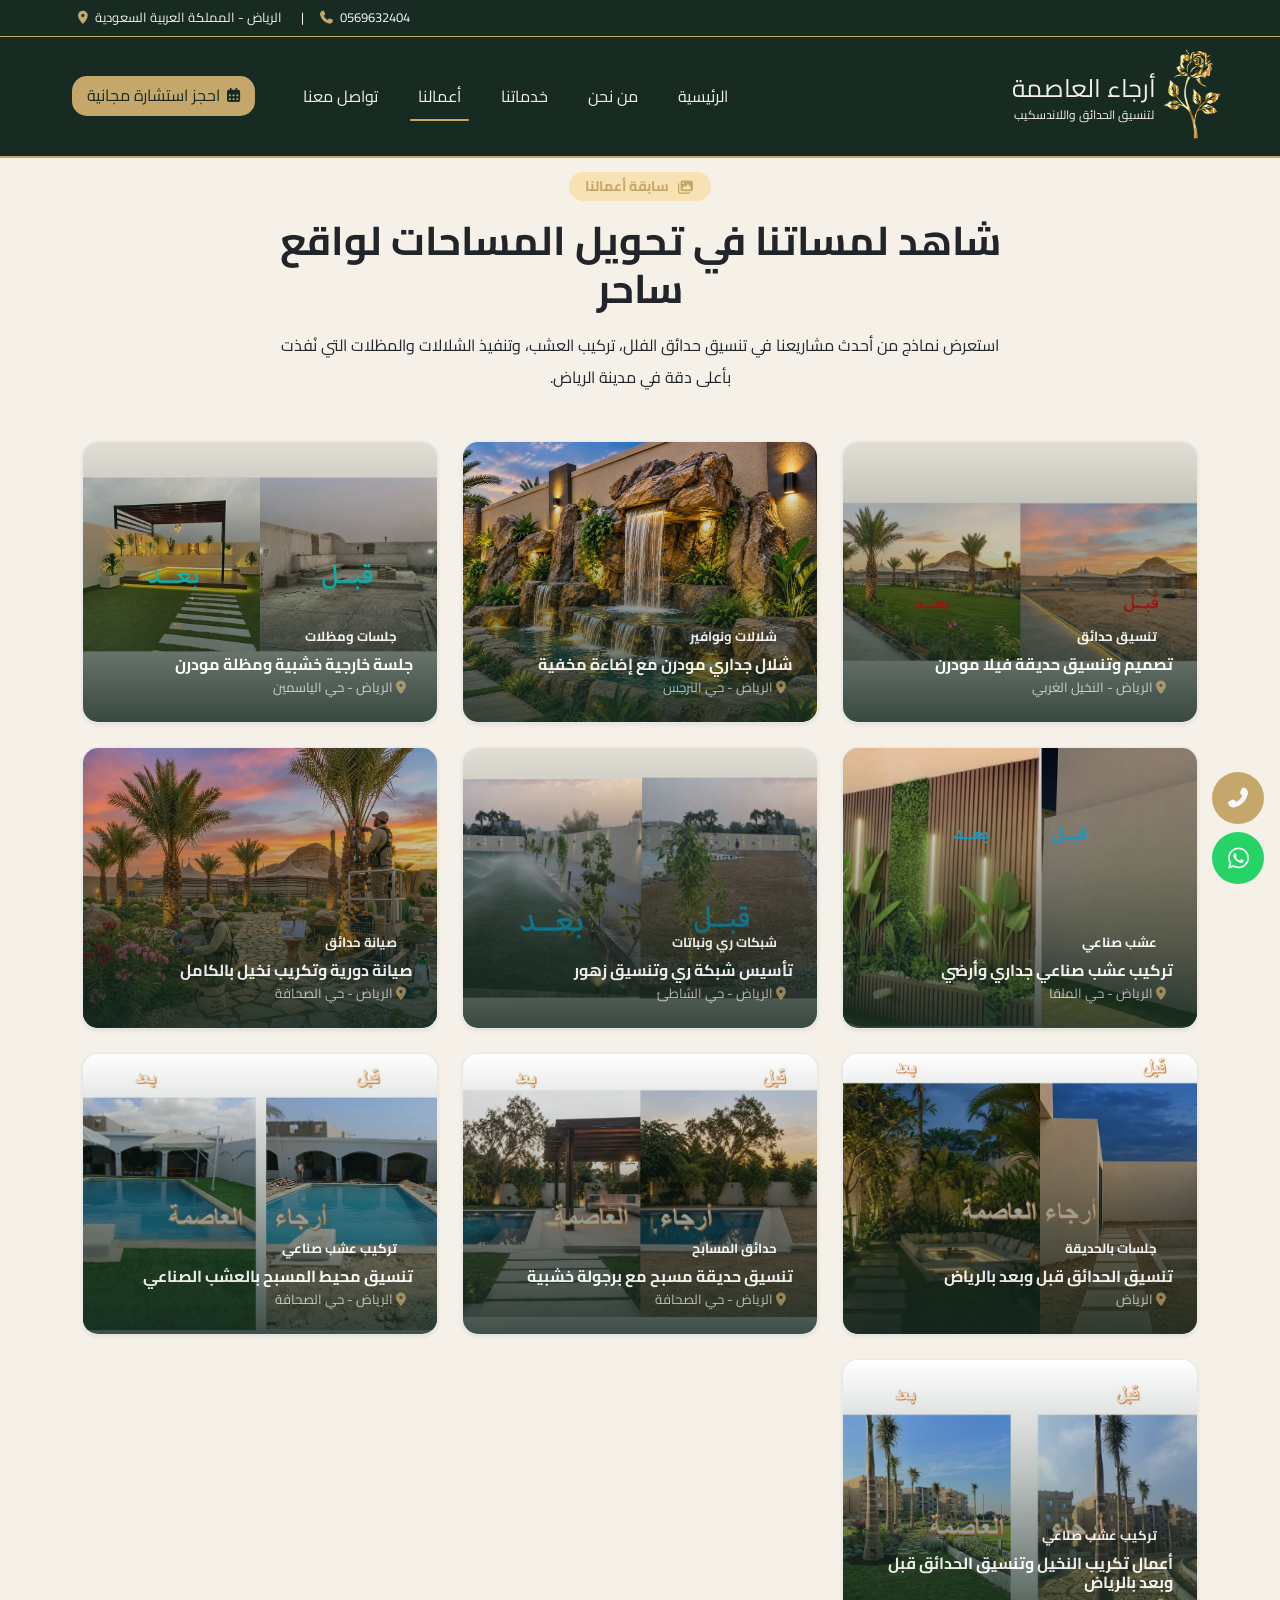
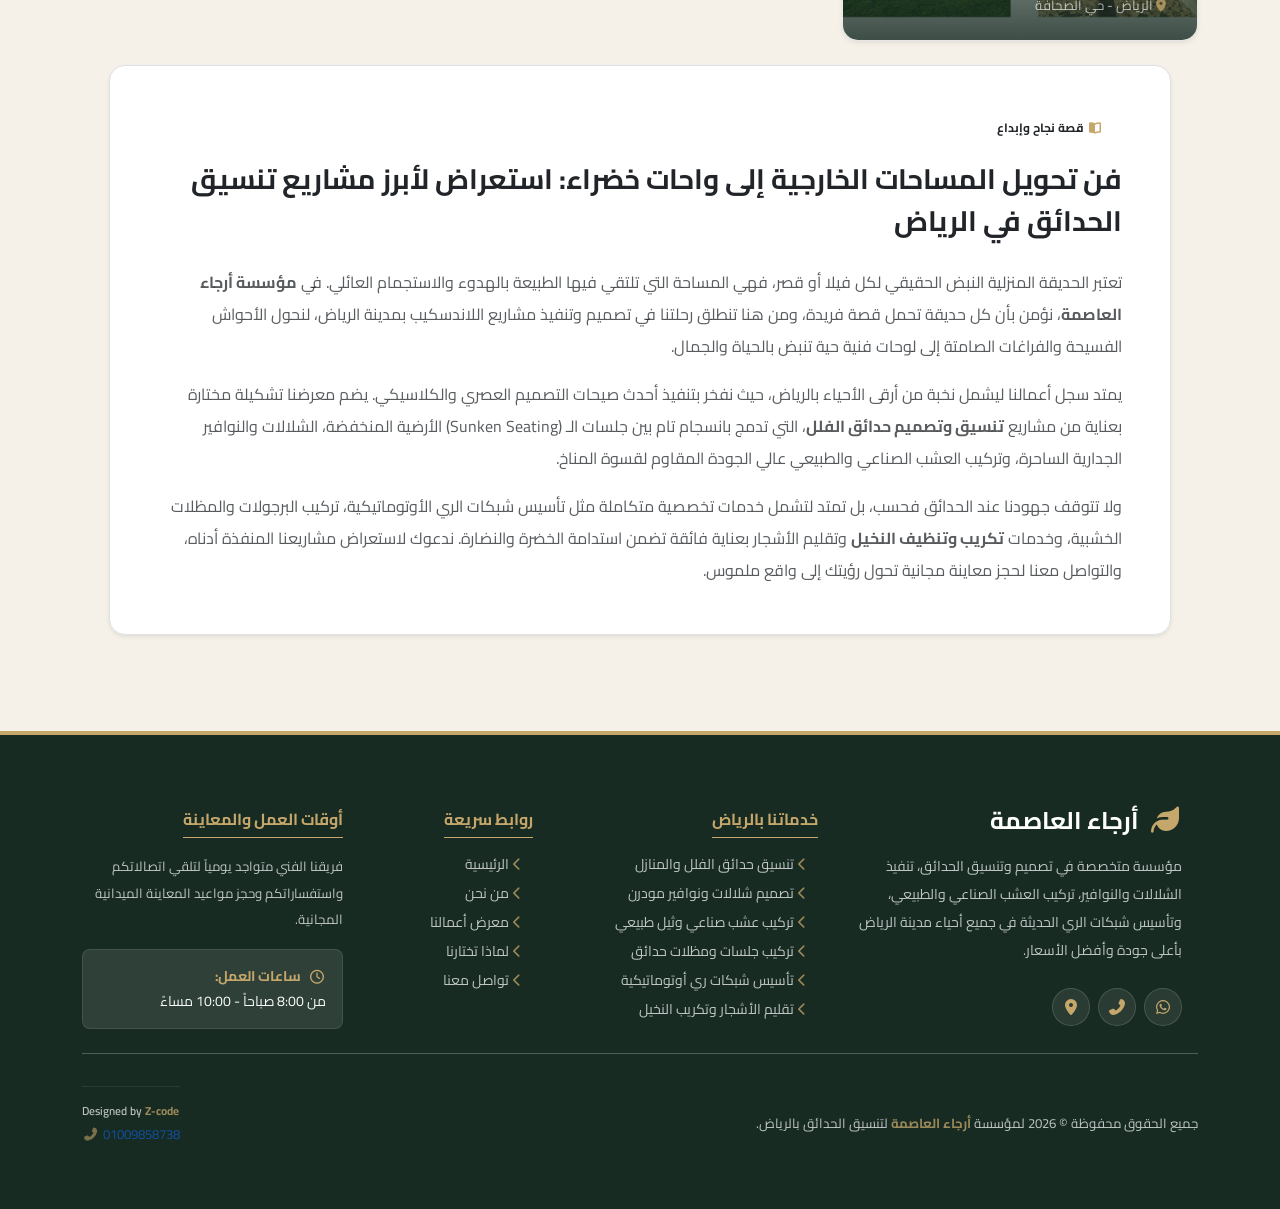
<file: ourworks.html>
<!DOCTYPE html>
<html lang="ar" dir="rtl">
<head>
    <meta charset="UTF-8">
    <meta name="viewport" content="width=device-width, initial-scale=1.0">
    <!-- meta description -->
    <meta name="description" content= "استعرض معرض أعمال مؤسسة أرجاء العاصمة في تنسيق حدائق الفلل والقصور بالرياض:
    صور وفيديوهات حية لتصميم الشلالات، الجلسات المودرن، تركيب العشب، وتكريب النخيل.">
    <!-- title -->
    <title>تنسيق حدائق ولاندسكيب في الرياض | مؤسسة أرجاء العاصمة</title>
    <link rel="stylesheet" href="css/all.css">
    <link rel="stylesheet" href="css/bootstrap.min.css">
    <!-- <link rel="stylesheet" href="css/style.css"> -->
    <link rel="stylesheet" href="css/ourworks.css">
    <!-- /////// favicon /////////// -->
    <link rel="icon" type="image/png" href="images/favicon/favicon-96x96.png" sizes="96x96" />
    <link rel="icon" type="image/png" sizes="192x192" href="images/favicon/web-app-manifest-192x192.png" />
    <link rel="shortcut icon" href="images/favicon/favicon.ico" />
    <link rel="apple-touch-icon" sizes="180x180" href="images/favicon/apple-touch-icon.png" />
    <link rel="manifest" href="/images/favicon/web-app-manifest" />
    <!-- fonts -->
    <link rel="preconnect" href="https://fonts.googleapis.com">
    <link rel="preconnect" href="https://fonts.gstatic.com" crossorigin>
    <link href="https://fonts.googleapis.com/css2?family=Cairo:wght@300;400;600;700;800&display=swap" rel="stylesheet">
    <!-- fonts end -->
</head>
    <body id="home">
        <!-- header start -->
        <header>
            <div class="top-bar py-2 px-sm-0 px-md-5">
                <div class="container-fluid">
                    <div class="content row justify-content-sm-center justify-content-md-end">
                        <div class="col-auto">
                            <!-- <i class="fa-brands fa-facebook px-3"></i>
                            <i class="fa-brands fa-youtube px-3"></i>
                            <i class="fa-brands fa-instagram px-3"></i> -->
                        </div>
                        <div class="col-auto">
                            <span class="px-2 px-md-3"><a href="tel:+966569632404" class="text-light"> 0569632404 <i class="fa-solid fa-phone px-1"></i></a></span>|
                            <span class="px-2 px-md-3">الرياض - المملكة العربية السعودية <i class="fa-solid fa-location-dot px-1" ></i></a></span>
                        </div>
                    </div>
                </div>
            </div>
            
            <!-- navbar start -->
            <nav class="navbar navbar-expand-md p-2">
                <!-- زر الموبايل -->
                <div>
                    <button class="navbar-toggler border-warning" type="button" data-bs-toggle="collapse" data-bs-target="#mainNav" aria-controls="mainNav" aria-expanded="false" aria-label="Toggle navigation">
                        <span class="navbar-toggler-icon"><i class="fa-solid fa-list fs-1"></i></span>
                    </button>
                </div>
                <!-- القائمة -->
                <div class="collapse navbar-collapse justify-content-lg-between flex-column flex-lg-row text-center px-0 px-md-5" id="mainNav">
                    <div class="d-flex justify-content-center">
                        <img src="images/لوجو-مشتل-ارجاء-العاصمة.png" alt="تنسيق حدائق ولاندسكيب في الرياض" style="height: 50px; transform: scale(1.8);" class="my-4 mx-3">
                        <div class="logo-text mx-1 my-4">
                            <span class="logo-name">أرجاء العاصمة</span>
                            <span class="logo-sec-name d-block">لتنسيق الحدائق واللاندسكيب</span>
                        </div>
                    </div>
                    <ul class="navbar-nav d-flex justify-content-end gap-4">
                        <li class="nav-item"><a class="nav-link " href="index.html">الرئيسية</a></li>
                        <li class="nav-item"><a class="nav-link " href="about.html">من نحن</a></li>
                        <li class="nav-item"><a class="nav-link " href="services.html">خدماتنا</a></li>
                        <li class="nav-item active"><a class="nav-link " href="ourworks.html">أعمالنا</a></li>
                        <li class="nav-item"><a class="nav-link " href="contact.html">تواصل معنا</a></li>
                        <a href="https://wa.me/966569632404?text=مرحبا%20أريد%20حجز%20استشارة%20خدمات%20تنسيق%20الحدائق" target="_blank" class="hero-btn my-2 my-md-0 mx-3"><i class="fa-solid fa-calendar-days"></i>احجز استشارة مجانية</a>
                    </ul>
                </div>
            </nav>
        </header>
        <!-- header end -->

        <!-- our works section start -->
        <section id="portfolio" class="portfolio-section py-5 position-relative overflow-hidden" aria-label="معرض مشاريع وسابقة أعمال تنسيق الحدائق بالرياض">
            <div class="container py-2 py-md-4 position-relative z-1">
                <!-- رأس السكشن (Header) -->
                <div class="row justify-content-center text-center mb-5">
                    <div class="col-lg-8">
                        <div class="badge-custom d-inline-flex align-items-center gap-2 px-3 py-1 rounded-pill mb-3 fw-bold small">
                            <i class="fas fa-images"></i>
                            <span>سابقة أعمالنا</span>
                        </div>
                        <h2 class="h1 fw-bold main-title mb-3">
                        شاهد لمساتنا في <span class="pb-1">تحويل المساحات</span> لواقع ساحر
                        </h2>
                        <p class="body-text fs-6 mb-0 lh-lg">
                        استعرض نماذج من أحدث مشاريعنا في تنسيق حدائق الفلل، تركيب العشب، وتنفيذ الشلالات والمظلات التي نُفذت بأعلى دقة في مدينة الرياض.
                        </p>
                    </div>
                </div>

                <!-- شبكة معرض الصور (6 مشاريع متنوعة) -->
                <div class="row g-4">
                
                    <!-- مشروع 1 -->
                    <div class="col-12 col-md-6 col-lg-4">
                        <div class="portfolio-card position-relative rounded-4 overflow-hidden shadow-sm bg-white h-100 border">
                            <div class="portfolio-img-wrapper overflow-hidden position-relative">
                                <img src="images/تصميم-حديقة-فيلا-مودرن-الرياض.webp" 
                                    alt="تصميم وتنسيق حديقة فيلا مودرن مع عشب وشلال جداري في الرياض - مؤسسة أرجاء العاصمة" 
                                    title="تنسيق حدائق فلل بالرياض"
                                    class="img-fluid w-100 object-fit-cover portfolio-img" 
                                    loading="lazy" 
                                    width="400" 
                                    height="300">
                                <div class="portfolio-overlay position-absolute top-0 start-0 w-100 h-100 d-flex flex-column justify-content-end p-4">
                                    <span class="badge badge-subtle rounded-pill px-3 py-1 xsmall fw-bold align-self-start mb-2">تنسيق حدائق</span>
                                    <h3 class="h6 fw-bold text-white mb-1">تصميم وتنسيق حديقة فيلا مودرن</h3>
                                    <p class="xsmall text-light opacity-75 mb-0"><i class="fas fa-map-marker-alt text-gold me-1"></i>الرياض - النخيل الغربي </p>
                                </div>
                            </div>
                        </div>
                    </div>

                    <!-- مشروع 2 -->
                    <div class="col-12 col-md-6 col-lg-4">
                        <div class="portfolio-card position-relative rounded-4 overflow-hidden shadow-sm bg-white h-100 border">
                            <div class="portfolio-img-wrapper overflow-hidden position-relative">
                                <img src="images/شلالات-جدارية-مودرن-الرياض.webp"
                                    alt="تنفيذ شلال جداري حديث مع إضاءة مخفية في حوش منزل بالرياض" 
                                    title="شلالات جدارية مودرن بالرياض"
                                    class="img-fluid w-100 object-fit-cover portfolio-img" 
                                    loading="lazy" 
                                    width="400" 
                                    height="300">
                                <div class="portfolio-overlay position-absolute top-0 start-0 w-100 h-100 d-flex flex-column justify-content-end p-4">
                                    <span class="badge badge-subtle rounded-pill px-3 py-1 xsmall fw-bold align-self-start mb-2">شلالات ونوافير</span>
                                    <h3 class="h6 fw-bold text-white mb-1">شلال جداري مودرن مع إضاءة مخفية</h3>
                                    <p class="xsmall text-light opacity-75 mb-0"><i class="fas fa-map-marker-alt text-gold me-1"></i>الرياض - حي النرجس</p>
                                </div>
                            </div>
                        </div>
                    </div>

                    <!-- مشروع 3 -->
                    <div class="col-12 col-md-6 col-lg-4">
                        <div class="portfolio-card position-relative rounded-4 overflow-hidden shadow-sm bg-white h-100 border">
                            <div class="portfolio-img-wrapper overflow-hidden position-relative">
                                <img src="images/جلسة-خارجية-مظلة-حدائق-الرياض.webp" 
                                    alt="تركيب جلسة خارجية وبرجولة خشبية مع مظلة حدائق عصرية في الرياض" 
                                    title="جلسات ومظلات حدائق بالرياض"
                                    class="img-fluid w-100 object-fit-cover portfolio-img" 
                                    loading="lazy" 
                                    width="400" 
                                    height="300">
                                <div class="portfolio-overlay position-absolute top-0 start-0 w-100 h-100 d-flex flex-column justify-content-end p-4">
                                    <span class="badge badge-subtle rounded-pill px-3 py-1 xsmall fw-bold align-self-start mb-2">جلسات ومظلات</span>
                                    <h3 class="h6 fw-bold text-white mb-1">جلسة خارجية خشبية ومظلة مودرن</h3>
                                    <p class="xsmall text-light opacity-75 mb-0"><i class="fas fa-map-marker-alt text-gold me-1"></i>الرياض - حي الياسمين</p>
                                </div>
                            </div>
                        </div>
                    </div>

                    <!-- مشروع 4 -->
                    <div class="col-12 col-md-6 col-lg-4">
                        <div class="portfolio-card position-relative rounded-4 overflow-hidden shadow-sm bg-white h-100 border">
                            <div class="portfolio-img-wrapper overflow-hidden position-relative">
                                <img src="images/تركيب-عشب-صناعي-حوش-الرياض.webp" 
                                    alt="توريد وتركيب عشب صناعي عالي الكثافة وثيل طبيعي لحوش الفيلا بالرياض" 
                                    title="تركيب عشب صناعي بالرياض"
                                    class="img-fluid w-100 object-fit-cover portfolio-img" 
                                    loading="lazy" 
                                    width="400" 
                                    height="300">
                                <div class="portfolio-overlay position-absolute top-0 start-0 w-100 h-100 d-flex flex-column justify-content-end p-4">
                                    <span class="badge badge-subtle rounded-pill px-3 py-1 xsmall fw-bold align-self-start mb-2">عشب صناعي</span>
                                    <h3 class="h6 fw-bold text-white mb-1">تركيب عشب صناعي جداري وأرضي</h3>
                                    <p class="xsmall text-light opacity-75 mb-0"><i class="fas fa-map-marker-alt text-gold me-1"></i>الرياض - حي الملقا</p>
                                </div>
                            </div>
                        </div>
                    </div>

                    <!-- مشروع 5 -->
                    <div class="col-12 col-md-6 col-lg-4">
                        <div class="portfolio-card position-relative rounded-4 overflow-hidden shadow-sm bg-white h-100 border">
                            <div class="portfolio-img-wrapper overflow-hidden position-relative">
                                <img src="images/شبكات-ري-اتوماتيك-حدائق-الرياض (2).webp" 
                                    alt="تأسيس وتمديد شبكات ري أوتوماتيكية وزراعة نباتات زينة بالرياض" 
                                    title="تأسيس شبكات ري بالرياض"
                                    class="img-fluid w-100 object-fit-cover portfolio-img" 
                                    loading="lazy" 
                                    width="400" 
                                    height="300">
                                <div class="portfolio-overlay position-absolute top-0 start-0 w-100 h-100 d-flex flex-column justify-content-end p-4">
                                    <span class="badge badge-subtle rounded-pill px-3 py-1 xsmall fw-bold align-self-start mb-2">شبكات ري ونباتات</span>
                                    <h3 class="h6 fw-bold text-white mb-1">تأسيس شبكة ري وتنسيق زهور</h3>
                                    <p class="xsmall text-light opacity-75 mb-0"><i class="fas fa-map-marker-alt text-gold me-1"></i>الرياض - حي الشاطئ</p>
                                </div>
                            </div>
                        </div>
                    </div>

                    <!-- مشروع 6 -->
                    <div class="col-12 col-md-6 col-lg-4">
                        <div class="portfolio-card position-relative rounded-4 overflow-hidden shadow-sm bg-white h-100 border">
                            <div class="portfolio-img-wrapper overflow-hidden position-relative">
                                <img src="images/تقليم-الاشجار-وزراعة-تكريب-النخيل-الرياض.webp" 
                                    alt="عقود صيانة حدائق دورية وتقليم الأشجار وتكريب النخيل بالرياض" 
                                    title="صيانة حدائق وتكريب نخيل بالرياض"
                                    class="img-fluid w-100 object-fit-cover portfolio-img" 
                                    loading="lazy" 
                                    width="400" 
                                    height="300">
                                <div class="portfolio-overlay position-absolute top-0 start-0 w-100 h-100 d-flex flex-column justify-content-end p-4">
                                    <span class="badge badge-subtle rounded-pill px-3 py-1 xsmall fw-bold align-self-start mb-2">صيانة حدائق</span>
                                    <h3 class="h6 fw-bold text-white mb-1">صيانة دورية وتكريب نخيل بالكامل</h3>
                                    <p class="xsmall text-light opacity-75 mb-0"><i class="fas fa-map-marker-alt text-gold me-1"></i>الرياض - حي الصحافة</p>
                                </div>
                            </div>
                        </div>
                    </div>
                    <!-- مشروع 7 -->
                    <div class="col-12 col-md-6 col-lg-4">
                        <div class="portfolio-card position-relative rounded-4 overflow-hidden shadow-sm bg-white h-100 border">
                            <div class="portfolio-img-wrapper overflow-hidden position-relative">
                                <img src="ourworks/مقارنة-قبل-وبعد-تنسيق-حديقة-فيلا-الرياض.webp" 
                                    alt="مقارنة قبل وبعد تنسيق وتصميم حديقة فيلا مودرن مع جلسة أرضية وإضاءة بالرياض - مؤسسة أرجاء العاصمة" 
                                    class="img-fluid w-100 object-fit-cover portfolio-img" 
                                    loading="lazy" 
                                    width="400" 
                                    height="300">
                                <div class="portfolio-overlay position-absolute top-0 start-0 w-100 h-100 d-flex flex-column justify-content-end p-4">
                                    <span class="badge badge-subtle rounded-pill px-3 py-1 xsmall fw-bold align-self-start mb-2">جلسات بالحديقة</span>
                                    <h3 class="h6 fw-bold text-white mb-1">تنسيق الحدائق قبل وبعد بالرياض</h3>
                                    <p class="xsmall text-light opacity-75 mb-0"><i class="fas fa-map-marker-alt text-gold me-1"></i>الرياض</p>
                                </div>
                            </div>
                        </div>
                    </div>
                    <!-- مشروع 8 -->
                    <div class="col-12 col-md-6 col-lg-4">
                        <div class="portfolio-card position-relative rounded-4 overflow-hidden shadow-sm bg-white h-100 border">
                            <div class="portfolio-img-wrapper overflow-hidden position-relative">
                                <img src="ourworks/تنسيق-حديقة-مسبح-الرياض.webp" 
                                    alt="تنسيق حديقة فيلا مع مسبح وبرجولة خشبية وإضاءة بالرياض - مؤسسة أرجاء العاصمة" 
                                    class="img-fluid w-100 object-fit-cover portfolio-img" 
                                    loading="lazy" 
                                    width="400" 
                                    height="300">
                                <div class="portfolio-overlay position-absolute top-0 start-0 w-100 h-100 d-flex flex-column justify-content-end p-4">
                                    <span class="badge badge-subtle rounded-pill px-3 py-1 xsmall fw-bold align-self-start mb-2">حدائق المسابح</span>
                                    <h3 class="h6 fw-bold text-white mb-1">تنسيق حديقة مسبح مع برجولة خشبية</h3>
                                    <p class="xsmall text-light opacity-75 mb-0"><i class="fas fa-map-marker-alt text-gold me-1"></i>الرياض - حي الصحافة</p>
                                </div>
                            </div>
                        </div>
                    </div>
                    <!-- مشروع 9 -->
                    <div class="col-12 col-md-6 col-lg-4">
                        <div class="portfolio-card position-relative rounded-4 overflow-hidden shadow-sm bg-white h-100 border">
                            <div class="portfolio-img-wrapper overflow-hidden position-relative">
                                <img src="ourworks/تركيب-عشب-صناعي-مسبح-الرياض.webp" 
                                    alt="تركيب عشب صناعي ومظلات حول المسبح بالرياض - مؤسسة أرجاء العاصمة" 
                                    class="img-fluid w-100 object-fit-cover portfolio-img" 
                                    loading="lazy" 
                                    width="400" 
                                    height="300">
                                <div class="portfolio-overlay position-absolute top-0 start-0 w-100 h-100 d-flex flex-column justify-content-end p-4">
                                    <span class="badge badge-subtle rounded-pill px-3 py-1 xsmall fw-bold align-self-start mb-2">تركيب عشب صناعي</span>
                                    <h3 class="h6 fw-bold text-white mb-1">تنسيق محيط المسبح بالعشب الصناعي</h3>
                                    <p class="xsmall text-light opacity-75 mb-0"><i class="fas fa-map-marker-alt text-gold me-1"></i>الرياض - حي الصحافة</p>
                                </div>
                            </div>
                        </div>
                    </div>
                    <!-- مشروع 10 -->
                    <div class="col-12 col-md-6 col-lg-4">
                        <div class="portfolio-card position-relative rounded-4 overflow-hidden shadow-sm bg-white h-100 border">
                            <div class="portfolio-img-wrapper overflow-hidden position-relative">
                                <img src="ourworks/تكريب-نخيل-وتنسيق-مسطحات-خضراء-الرياض.jpg" 
                                    alt="مقارنة قبل وبعد تكريب النخيل وتنسيق المسطحات الخضراء والممرات بالرياض - مؤسسة أرجاء العاصمة" 
                                    class="img-fluid w-100 object-fit-cover portfolio-img" 
                                    loading="lazy" 
                                    width="400" 
                                    height="300">
                                <div class="portfolio-overlay position-absolute top-0 start-0 w-100 h-100 d-flex flex-column justify-content-end p-4">
                                    <span class="badge badge-subtle rounded-pill px-3 py-1 xsmall fw-bold align-self-start mb-2">تركيب عشب صناعي</span>
                                    <h3 class="h6 fw-bold text-white mb-1">أعمال تكريب النخيل وتنسيق الحدائق قبل وبعد بالرياض</h3>
                                    <p class="xsmall text-light opacity-75 mb-0"><i class="fas fa-map-marker-alt text-gold me-1"></i>الرياض - حي الصحافة</p>
                                </div>
                            </div>
                        </div>
                    </div>
                    
                </div>
            </div>
            <div class="row justify-content-center mb-5">
                <div class="col-lg-10">
                    <div class="p-4 p-md-5 bg-white rounded-4 shadow-sm border">
                    
                        <!-- عنوان المقال الرئيسي -->
                        <span class="badge bg-gold text-dark px-3 py-2 rounded-pill small fw-bold mb-3 d-inline-block">
                            <i class="fas fa-book-open me-1"></i> قصة نجاح وإبداع
                        </span>
                        <h2 class="h3 fw-bold text-dark mb-4 lh-base">
                            فن تحويل المساحات الخارجية إلى واحات خضراء: استعراض لأبرز مشاريع تنسيق الحدائق في الرياض
                        </h2>
                        
                        <!-- فقرات المقال المقالية -->
                        <p class="text-muted fs-6 lh-lg mb-3">
                            تعتبر الحديقة المنزلية النبض الحقيقي لكل فيلا أو قصر، فهي المساحة التي تلتقي فيها الطبيعة بالهدوء والاستجمام العائلي. في <strong>مؤسسة أرجاء العاصمة</strong>، نؤمن بأن كل حديقة تحمل قصة فريدة، ومن هنا تنطلق رحلتنا في تصميم وتنفيذ مشاريع اللاندسكيب بمدينة الرياض، لنحول الأحواش الفسيحة والفراغات الصامتة إلى لوحات فنية حية تنبض بالحياة والجمال.
                        </p>
                        
                        <p class="text-muted fs-6 lh-lg mb-3">
                            يمتد سجل أعمالنا ليشمل نخبة من أرقى الأحياء بالرياض، حيث نفخر بتنفيذ أحدث صيحات التصميم العصري والكلاسيكي. يضم معرضنا تشكيلة مختارة بعناية من مشاريع <strong>تنسيق وتصميم حدائق الفلل</strong>، التي تدمج بانسجام تام بين جلسات الـ (Sunken Seating) الأرضية المنخفضة، الشلالات والنوافير الجدارية الساحرة، وتركيب العشب الصناعي والطبيعي عالي الجودة المقاوم لقسوة المناخ.
                        </p>

                        <p class="text-muted fs-6 lh-lg mb-0">
                            ولا تتوقف جهودنا عند الحدائق فحسب، بل تمتد لتشمل خدمات تخصصية متكاملة مثل تأسيس شبكات الري الأوتوماتيكية، تركيب البرجولات والمظلات الخشبية، وخدمات <strong>تكريب وتنظيف النخيل</strong> وتقليم الأشجار بعناية فائقة تضمن استدامة الخضرة والنضارة. ندعوك لاستعراض مشاريعنا المنفذة أدناه، والتواصل معنا لحجز معاينة مجانية تحول رؤيتك إلى واقع ملموس.
                        </p>

                    </div>
                </div>
            </div>
        </section>
        <!-- our works section end -->


        <!-- foooooter start -->
        <footer class="footer-section position-relative pt-5 pb-3 text-white overflow-hidden" aria-label="تذييل الموقع وحقوق الملكية">
            <div class="container py-4">
                <div class="row g-4 justify-content-between">
                    <!-- العمود الأول: نبذة عن المؤسسة والبراند -->
                    <div class="col-12 col-lg-4">
                        <div class="footer-brand-box pe-lg-3">
                            <div class="d-flex align-items-center gap-2 mb-3">
                                <i class="fas fa-leaf text-gold fs-3"></i>
                                <span class="h4 fw-bold mb-0 text-white">أرجاء العاصمة</span>
                            </div>
                            <p class="text-light opacity-75 small lh-lg mb-4">
                                مؤسسة متخصصة في تصميم وتنسيق الحدائق، تنفيذ الشلالات والنوافير، تركيب العشب الصناعي والطبيعي، وتأسيس شبكات الري الحديثة في جميع أحياء مدينة الرياض بأعلى جودة وأفضل الأسعار.
                            </p>
                            <!-- أزرار التواصل الاجتماعي / المباشر -->
                            <div class="d-flex align-items-center gap-2">
                                <a href="https://wa.me/966569632404" target="_blank" class="social-icon rounded-circle d-flex align-items-center justify-content-center text-decoration-none" aria-label="واتساب">
                                    <i class="fab fa-whatsapp"></i>
                                </a>
                                <a href="tel:+966569632404" class="social-icon rounded-circle d-flex align-items-center justify-content-center text-decoration-none" aria-label="اتصال هاتفي">
                                    <i class="fas fa-phone-alt"></i>
                                </a>
                                <a href="#contact" class="social-icon rounded-circle d-flex align-items-center justify-content-center text-decoration-none" aria-label="موقعنا">
                                    <i class="fas fa-map-marker-alt"></i>
                                </a>
                            </div>
                        </div>
                    </div>

                    <!-- العمود الثاني: روابط خدماتنا الرئيسية (SEO Internal Links) -->
                    <div class="col-6 col-md-4 col-lg-3">
                        <h3 class="h6 fw-bold text-gold mb-3 border-bottom border-gold border-opacity-25 pb-2 d-inline-block">
                        خدماتنا بالرياض
                        </h3>
                        <ul class="list-unstyled footer-links p-0 m-0 small">
                            <li class="mb-2"><a href="services.html" class="text-light opacity-75 text-decoration-none transition-all"><i class="fas fa-chevron-left text-gold me-2 xsmall"></i>تنسيق حدائق الفلل والمنازل</a></li>
                            <li class="mb-2"><a href="services.html" class="text-light opacity-75 text-decoration-none transition-all"><i class="fas fa-chevron-left text-gold me-2 xsmall"></i>تصميم شلالات ونوافير مودرن</a></li>
                            <li class="mb-2"><a href="services.html" class="text-light opacity-75 text-decoration-none transition-all"><i class="fas fa-chevron-left text-gold me-2 xsmall"></i>تركيب عشب صناعي وثيل طبيعي</a></li>
                            <li class="mb-2"><a href="services.html" class="text-light opacity-75 text-decoration-none transition-all"><i class="fas fa-chevron-left text-gold me-2 xsmall"></i>تركيب جلسات ومظلات حدائق</a></li>
                            <li class="mb-2"><a href="services.html" class="text-light opacity-75 text-decoration-none transition-all"><i class="fas fa-chevron-left text-gold me-2 xsmall"></i>تأسيس شبكات ري أوتوماتيكية</a></li>
                            <li class="mb-0"><a href="services.html" class="text-light opacity-75 text-decoration-none transition-all"><i class="fas fa-chevron-left text-gold me-2 xsmall"></i>تقليم الأشجار وتكريب النخيل</a></li>
                        </ul>
                    </div>

                    <!-- العمود الثالث: روابط سريعة ونطاق الخدمة -->
                    <div class="col-6 col-md-4 col-lg-2">
                        <h3 class="h6 fw-bold text-gold mb-3 border-bottom border-gold border-opacity-25 pb-2 d-inline-block">
                        روابط سريعة
                        </h3>
                        <ul class="list-unstyled footer-links p-0 m-0 small">
                            <li class="mb-2"><a href="index.html" class="text-light opacity-75 text-decoration-none transition-all"><i class="fas fa-chevron-left text-gold me-2 xsmall"></i>الرئيسية</a></li>
                            <li class="mb-2"><a href="about.html" class="text-light opacity-75 text-decoration-none transition-all"><i class="fas fa-chevron-left text-gold me-2 xsmall"></i>من نحن</a></li>
                            <li class="mb-2"><a href="ourworks.html" class="text-light opacity-75 text-decoration-none transition-all"><i class="fas fa-chevron-left text-gold me-2 xsmall"></i>معرض أعمالنا</a></li>
                            <li class="mb-2"><a href="about.html" class="text-light opacity-75 text-decoration-none transition-all"><i class="fas fa-chevron-left text-gold me-2 xsmall"></i>لماذا تختارنا</a></li>
                            <li class="mb-0"><a href="contact.html" class="text-light opacity-75 text-decoration-none transition-all"><i class="fas fa-chevron-left text-gold me-2 xsmall"></i>تواصل معنا</a></li>
                        </ul>
                    </div>

                    <!-- العمود الرابع: ساعات العمل وملاحظة المعاينة -->
                    <div class="col-12 col-md-4 col-lg-3">
                        <h3 class="h6 fw-bold text-gold mb-3 border-bottom border-gold border-opacity-25 pb-2 d-inline-block">
                        أوقات العمل والمعاينة
                        </h3>
                        <p class="xsmall text-light opacity-75 lh-lg mb-3">
                        فريقنا الفني متواجد يومياً لتلقي اتصالاتكم واستفساراتكم وحجز مواعيد المعاينة الميدانية المجانية.
                        </p>
                        <div class="p-3 rounded-3 bg-white bg-opacity-10 border border-light border-opacity-10 small">
                            <div class="d-flex align-items-center gap-2 mb-1 text-gold fw-bold">
                                <i class="far fa-clock"></i>
                                <span>ساعات العمل:</span>
                            </div>
                            <span class="text-light opacity-90 dir-rtl">من 8:00 صباحاً - 10:00 مساءً</span>
                        </div>
                    </div>
                </div>
                <hr class="my-4 border-light opacity-15">
                <!-- حقوق الملكية والحقوق الفكرية -->
                <div class="row align-items-center justify-content-between xsmall text-light opacity-75 g-2">
                    <div class="col-12 col-md-auto text-center text-md-start">
                        <p class="mb-0">جميع الحقوق محفوظة © <span id="year">2026</span> لمؤسسة <strong class="text-gold">أرجاء العاصمة</strong> لتنسيق الحدائق بالرياض.</p>
                    </div>
                    <div class="col-12 col-md-auto text-center text-md-end">
                        <!-- حقوق التطوير والتصميم -->
                        <div class="developer-credits text-center py-3 my-2 border-top border-light border-opacity-10">
                            <p class="mb-1 small text-light opacity-88 fw-semibold">
                                Designed by <span class="text-gold fw-bold tracking-wide">Z-code</span>
                            </p>
                            <a href="tel:01009858738" class="dev-phone-link xsmall text-decoration-none d-inline-flex align-items-center gap-1 dir-ltr opacity-75">
                                <span>01009858738</span>
                                <i class="fas fa-phone-alt text-gold xsmall"></i>
                            </a>
                        </div>
                    </div>
                </div>

            </div>
        </footer>
        <!-- foooooter end -->

        <!-- ==================== FLOATING CONTACT BUTTONS (الأزرار العائمة) ==================== -->
        <div class="floating-buttons-wrapper position-fixed bottom-0 end-0 p-3 z-3 d-flex flex-column gap-2" aria-label="وسائل التواصل السريع">
            
            <!-- زر اتصال مباشر -->
            <a href="tel:+966569632404"
                class="float-btn float-phone rounded-circle d-flex align-items-center justify-content-center text-decoration-none" 
                title="اتصل بنا الآن"
                aria-label="اتصال هاتفي">
                <i class="fas fa-phone-alt fs-5 text-light"></i>
            </a>

            <!-- زر واتساب مباشر -->
            <a href="https://wa.me/966569632404?text=مرحبا%20أريد%20الاستفسار%20عن%20خدمات%20تنسيق%20الحدائق" 
                target="_blank"
                class="float-btn float-whatsapp rounded-circle d-flex align-items-center justify-content-center text-decoration-none " 
                title="تواصل عبر الواتساب"
                aria-label="مراسلة واتساب">
                <i class="fab fa-whatsapp fs-4 text-light"></i>
            </a>

        </div>

        <!-- //////////////////////////////////////////////////////////////////////////////////////////////// -->
        <script src="js/bootstrap.bundle.min.js"></script>
        <script src="js/script.js"></script>

    </body>
</html>
</file>
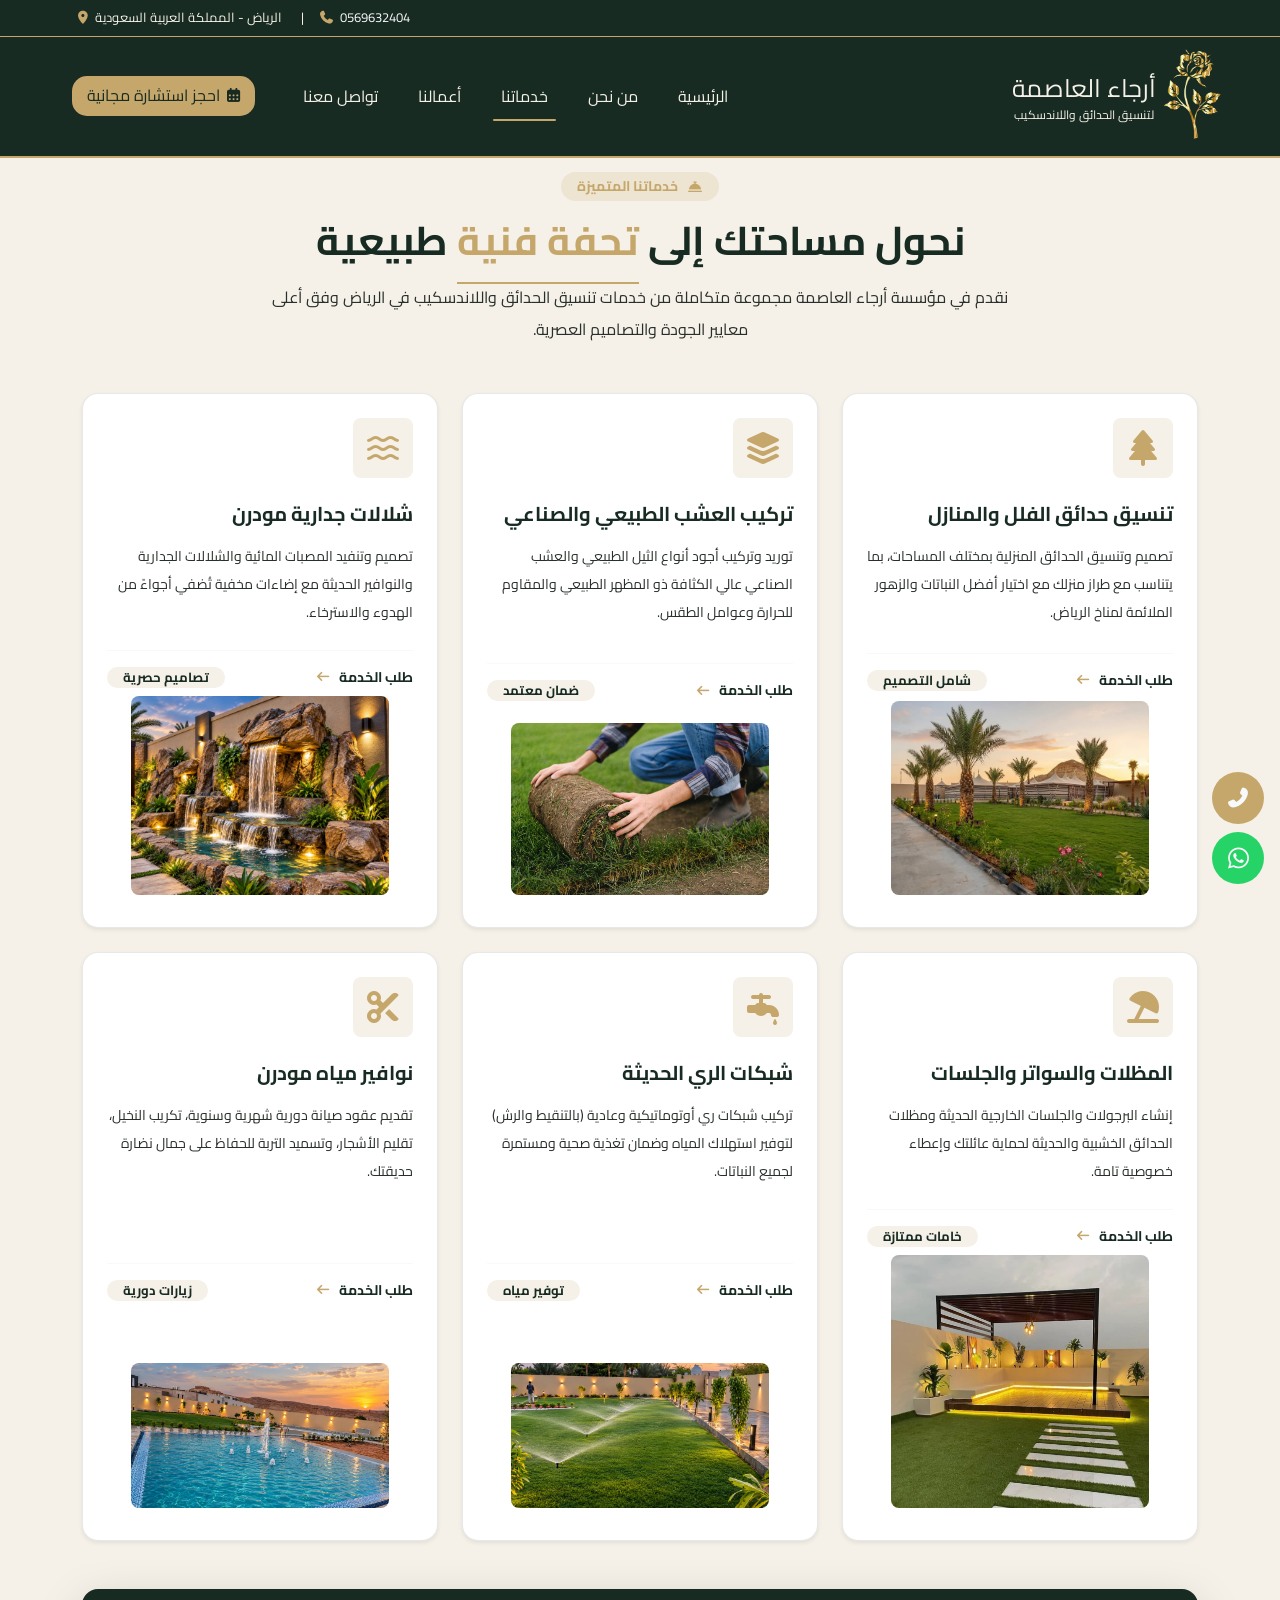
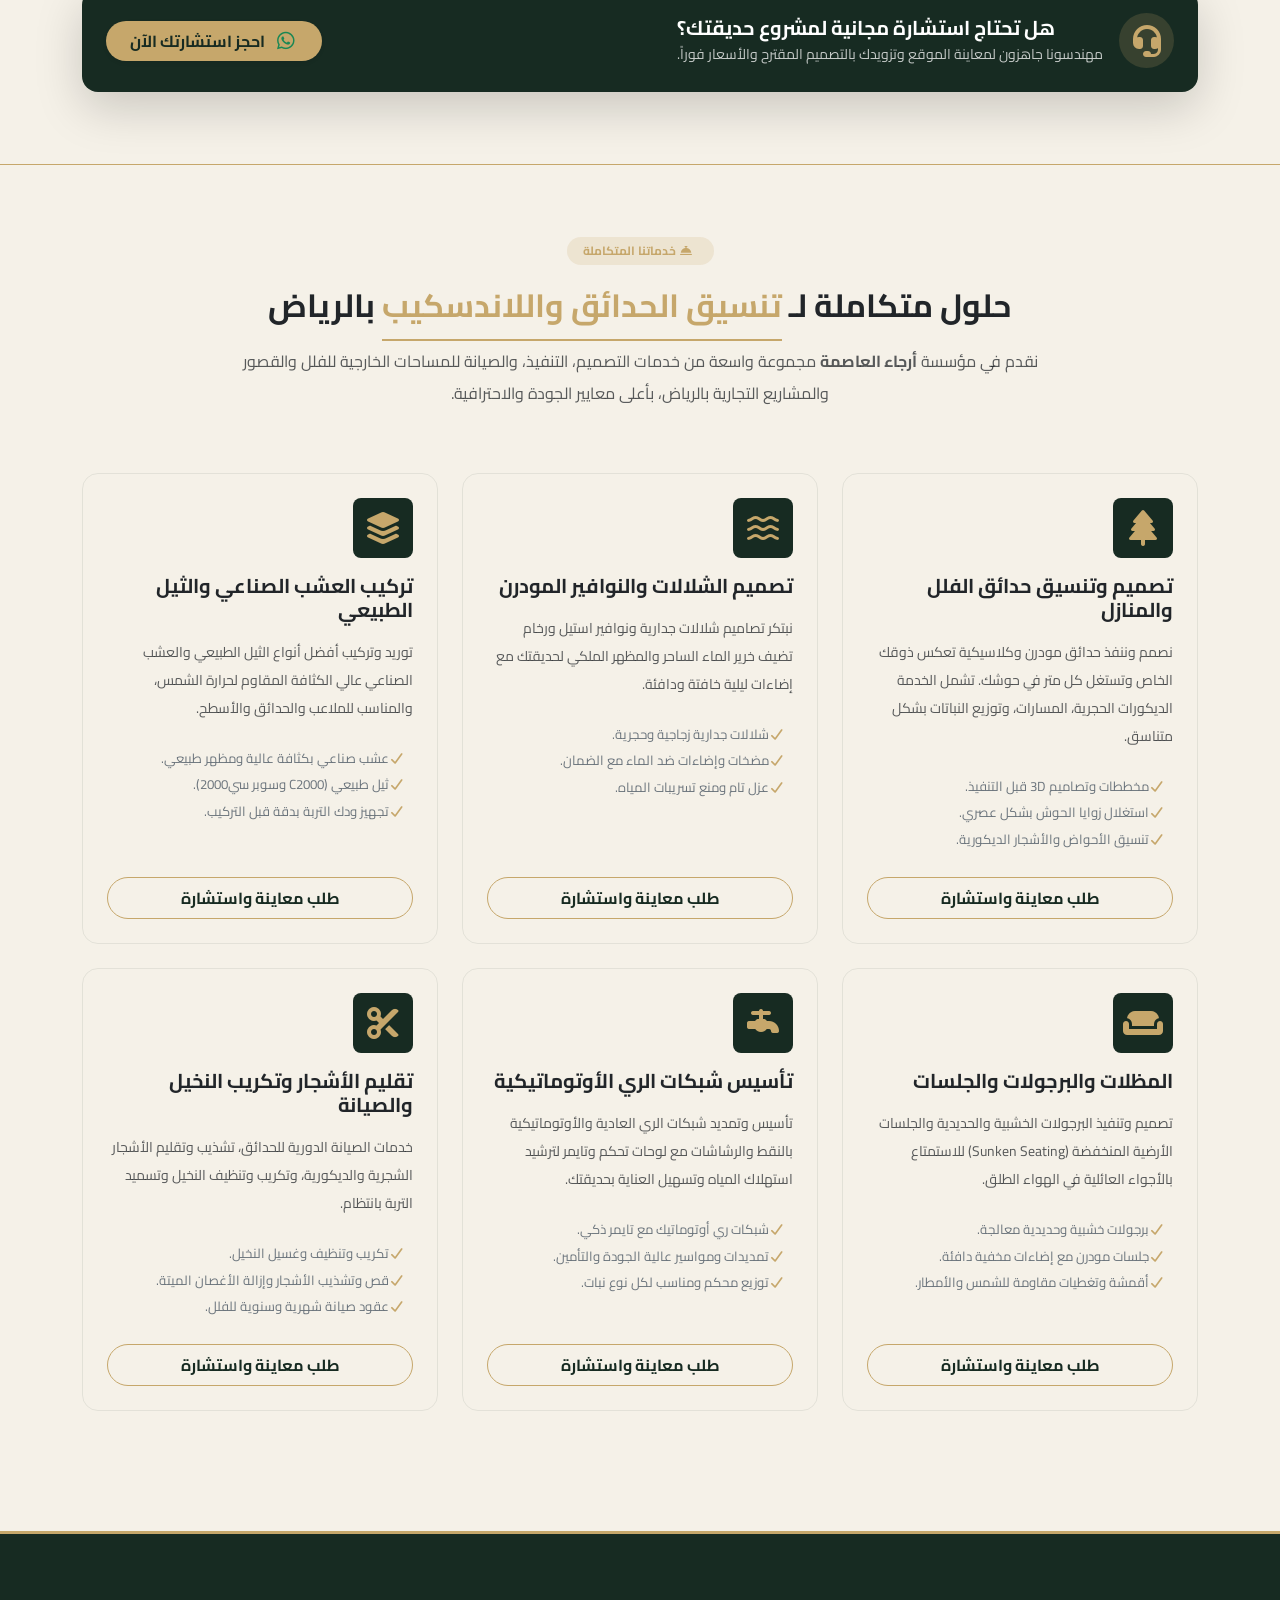
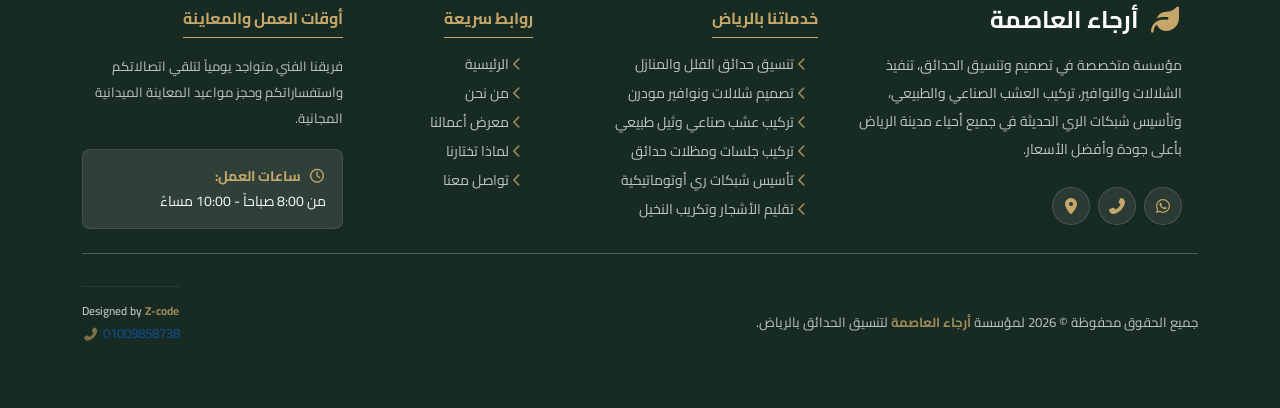
<file: services.html>
<!DOCTYPE html>
<html lang="ar" dir="rtl">
<head>
    <meta charset="UTF-8">
    <meta name="viewport" content="width=device-width, initial-scale=1.0">
    <!-- meta description -->
    <meta name="description" content="استكشف خدمات مؤسسة أرجاء العاصمة بتنسيق الحدائق بالرياض: تصميم حدائق مودرن،
    شلالات ونوافير، تركيب عشب صناعي وطبيعي، مظلات وجلسات، وتأسيس شبكات ري حديثة.">
    <!-- title -->
    <title>تنسيق حدائق ولاندسكيب في الرياض | مؤسسة أرجاء العاصمة</title>
    <link rel="stylesheet" href="css/all.css">
    <link rel="stylesheet" href="css/bootstrap.min.css">
    <!-- <link rel="stylesheet" href="css/style.css"> -->
    <link rel="stylesheet" href="css/services.css">
    <!-- /////// favicon /////////// -->
    <link rel="icon" type="image/png" href="images/favicon/favicon-96x96.png" sizes="96x96" />
    <link rel="icon" type="image/png" sizes="192x192" href="images/favicon/web-app-manifest-192x192.png" />
    <link rel="shortcut icon" href="images/favicon/favicon.ico" />
    <link rel="apple-touch-icon" sizes="180x180" href="images/favicon/apple-touch-icon.png" />
    <link rel="manifest" href="/images/favicon/web-app-manifest" />
    <!-- fonts -->
    <link rel="preconnect" href="https://fonts.googleapis.com">
    <link rel="preconnect" href="https://fonts.gstatic.com" crossorigin>
    <link href="https://fonts.googleapis.com/css2?family=Cairo:wght@300;400;600;700;800&display=swap" rel="stylesheet">
    <!-- fonts end -->
</head>
    <body id="home">
        <!-- header start -->
        <header>
            <div class="top-bar py-2 px-sm-0 px-md-5">
                <div class="container-fluid">
                    <div class="content row justify-content-sm-center justify-content-md-end">
                        <div class="col-auto">
                            <!-- <i class="fa-brands fa-facebook px-3"></i>
                            <i class="fa-brands fa-youtube px-3"></i>
                            <i class="fa-brands fa-instagram px-3"></i> -->
                        </div>
                        <div class="col-auto">
                            <span class="px-2 px-md-3"><a href="tel:+966569632404" class="text-light"> 0569632404 <i class="fa-solid fa-phone px-1"></i></a></span>|
                            <span class="px-2 px-md-3">الرياض - المملكة العربية السعودية <i class="fa-solid fa-location-dot px-1" ></i></a></span>
                        </div>
                    </div>
                </div>
            </div>
            
            <!-- navbar start -->
            <nav class="navbar navbar-expand-md p-2">
                <!-- زر الموبايل -->
                <div>
                    <button class="navbar-toggler border-warning" type="button" data-bs-toggle="collapse" data-bs-target="#mainNav" aria-controls="mainNav" aria-expanded="false" aria-label="Toggle navigation">
                        <span class="navbar-toggler-icon"><i class="fa-solid fa-list fs-1"></i></span>
                    </button>
                </div>
                <!-- القائمة -->
                <div class="collapse navbar-collapse justify-content-lg-between flex-column flex-lg-row text-center px-0 px-md-5" id="mainNav">
                    <div class="d-flex justify-content-center">
                        <img src="images/لوجو-مشتل-ارجاء-العاصمة.png" alt="تنسيق حدائق ولاندسكيب في الرياض" style="height: 50px; transform: scale(1.8);" class="my-4 mx-3">
                        <div class="logo-text mx-1 my-4">
                            <span class="logo-name">أرجاء العاصمة</span>
                            <span class="logo-sec-name d-block">لتنسيق الحدائق واللاندسكيب</span>
                        </div>
                    </div>
                    <ul class="navbar-nav d-flex justify-content-end gap-4">
                        <li class="nav-item"><a class="nav-link " href="index.html">الرئيسية</a></li>
                        <li class="nav-item"><a class="nav-link " href="about.html">من نحن</a></li>
                        <li class="nav-item active"><a class="nav-link " href="services.html">خدماتنا</a></li>
                        <li class="nav-item"><a class="nav-link " href="ourworks.html">أعمالنا</a></li>
                        <li class="nav-item"><a class="nav-link " href="contact.html">تواصل معنا</a></li>
                        <a href="https://wa.me/966569632404?text=مرحبا%20أريد%20حجز%20استشارة%20خدمات%20تنسيق%20الحدائق" target="_blank" class="hero-btn my-2 my-md-0 mx-3"><i class="fa-solid fa-calendar-days"></i>احجز استشارة مجانية</a>
                    </ul>
                </div>
            </nav>
        </header>
        <!-- header end -->

        <!-- ==================== SERVICES SECTION (خدماتنا) ==================== -->
        <section id="services" class="services-section py-5 position-relative overflow-hidden" aria-label="خدمات تنسيق الحدائق واللاندسكيب بالرياض">
            <div class="container py-2 py-md-4 position-relative z-1">
                <!-- رأس السكشن (Header) -->
                <div class="row justify-content-center text-center mb-5">
                    <div class="col-lg-8">
                        <div class="badge-custom d-inline-flex align-items-center gap-2 px-3 py-1 rounded-pill mb-3 fw-bold small">
                            <i class="fas fa-concierge-bell"></i>
                            <span>خدماتنا المتميزة</span>
                        </div>
                        <h2 class="h1 fw-bold main-title mb-3"> نحول مساحتك إلى <span class="highlight-gold border-bottom border-2 pb-1">تحفة فنية</span> طبيعية</h2>
                        <p class="body-text fs-6 mb-0 lh-lg"> نقدم في مؤسسة أرجاء العاصمة مجموعة متكاملة من خدمات تنسيق الحدائق واللاندسكيب في الرياض وفق أعلى معايير الجودة والتصاميم العصرية.</p>
                    </div>
                </div>
                <!-- شبكة الخدمات (6 كروت متجاوبة) -->
                <div class="row g-4">
                <!-- الخدمة 1 -->
                <div class="col-12 col-md-6 col-lg-4 position-relative">
                    <div class="service-card h-100 bg-white p-4 rounded-4 shadow-sm border position-relative d-flex flex-column justify-content-between overflow-hidden">
                        <div class="position-relative z-1">
                            <div class="service-icon-wrapper mb-4 d-inline-flex align-items-center justify-content-center rounded-3"><i class="fas fa-tree fa-2x"></i></div>
                            <h3 class="h5 fw-bold card-title mb-3">تنسيق حدائق الفلل والمنازل</h3>
                            <p class="body-text small lh-lg mb-4">
                            تصميم وتنسيق الحدائق المنزلية بمختلف المساحات، بما يتناسب مع طراز منزلك مع اختيار أفضل النباتات والزهور الملائمة لمناخ الرياض.
                            </p>
                        </div>
                        <div class="position-relative z-1 pt-3 border-top border-light d-flex justify-content-between align-items-center">
                            <a href="https://wa.me/966569632404?text=استفسار%20عن%20خدمة%20تنسيق%20الحدائق" target="_blank" class="service-link text-decoration-none fw-bold small d-flex align-items-center gap-2">
                                <span>طلب الخدمة</span>
                                <i class="fas fa-arrow-left small"></i>
                            </a>
                            <span class="badge badge-subtle rounded-pill px-3 py-1 xsmall fw-bold">شامل التصميم</span>
                        </div>
                        <!-- صورة الخدمة -->
                        <div class="service-img-box overflow-hidden my-2 mx-4 rounded-3">
                            <img src="images/تنسيق-حدائق-فلل-الرياض.webp"
                                alt="تصميم وتنسيق حدائق منزلية وحوش فيلا في الرياض - مؤسسة أرجاء العاصمة"
                                class="img-fluid w-100 object-fit-cover"
                                loading="lazy"
                                width="400"
                                height="220">
                        </div>
                    </div>
                </div>
                <!-- الخدمة 2 -->
                <div class="col-12 col-md-6 col-lg-4">
                    <div class="service-card h-100 bg-white p-4 rounded-4 shadow-sm border position-relative d-flex flex-column justify-content-between overflow-hidden">
                        <div class="position-relative z-1">
                            <div class="service-icon-wrapper mb-4 d-inline-flex align-items-center justify-content-center rounded-3"><i class="fas fa-layer-group fa-2x"></i></div>
                            <h3 class="h5 fw-bold card-title mb-3">تركيب العشب الطبيعي والصناعي</h3>
                            <p class="body-text small lh-lg mb-4">
                            توريد وتركيب أجود أنواع الثيل الطبيعي والعشب الصناعي عالي الكثافة ذو المظهر الطبيعي والمقاوم للحرارة وعوامل الطقس.
                            </p>
                        </div>
                        <div class="position-relative z-1 pt-3 border-top border-light d-flex justify-content-between align-items-center">
                            <a href="https://wa.me/966569632404?text=استفسار%20عن%20تركيب%20العشب" target="_blank" class="service-link text-decoration-none fw-bold small d-flex align-items-center gap-2">
                                <span>طلب الخدمة</span>
                                <i class="fas fa-arrow-left small"></i>
                            </a>
                            <span class="badge badge-subtle rounded-pill px-3 py-1 xsmall fw-bold">ضمان معتمد</span>
                        </div>
                        <!-- صورة الخدمة -->
                        <div class="service-img-box overflow-hidden my-2 mx-4 rounded-3">
                            <img src="images/about-img.webp"
                                alt="توريد وتركيب عشب صناعي وثيل طبيعي للحدائق بالرياض"
                                class="img-fluid w-100 object-fit-cover"
                                loading="lazy"
                                width="400"
                                height="220">
                        </div>
                    </div>
                </div>
                <!-- الخدمة 3 -->
                <div class="col-12 col-md-6 col-lg-4">
                    <div class="service-card h-100 bg-white p-4 rounded-4 shadow-sm border position-relative d-flex flex-column justify-content-between overflow-hidden">
                        <div class="position-relative z-1">
                            <div class="service-icon-wrapper mb-4 d-inline-flex align-items-center justify-content-center rounded-3"><i class="fas fa-water fa-2x"></i></div>
                            <h3 class="h5 fw-bold card-title mb-3">شلالات جدارية مودرن</h3>
                            <p class="body-text small lh-lg mb-4">
                            تصميم وتنفيد المصبات المائية والشلالات الجدارية والنوافير الحديثة مع إضاءات مخفية تُضفي أجواءً من الهدوء والاسترخاء.
                            </p>
                        </div>
                        <div class="position-relative z-1 pt-3 border-top border-light d-flex justify-content-between align-items-center">
                            <a href="https://wa.me/966569632404?text=استفسار%20عن%20الشلالات%20والنوافير" target="_blank" class="service-link text-decoration-none fw-bold small d-flex align-items-center gap-2">
                                <span>طلب الخدمة</span>
                                <i class="fas fa-arrow-left small"></i>
                            </a>
                            <span class="badge badge-subtle rounded-pill px-3 py-1 xsmall fw-bold">تصاميم حصرية</span>
                        </div>
                        <!-- صورة الخدمة -->
                        <div class="service-img-box overflow-hidden my-2 mx-4 rounded-3">
                            <img src="images/شلالات-جدارية-مودرن-الرياض.webp"
                                alt="تصميم شلالات جدارية ونوافير منزلية مودرن في الرياض"
                                class="img-fluid w-100 object-fit-cover"
                                loading="lazy"
                                width="400"
                                height="220">
                        </div>
                    </div>
                </div>

                <!-- الخدمة 4 -->
                <div class="col-12 col-md-6 col-lg-4">
                    <div class="service-card h-100 bg-white p-4 rounded-4 shadow-sm border position-relative d-flex flex-column justify-content-between overflow-hidden">
                        <div class="position-relative z-1">
                            <div class="service-icon-wrapper mb-4 d-inline-flex align-items-center justify-content-center rounded-3"><i class="fas fa-umbrella-beach fa-2x"></i></div>
                            <h3 class="h5 fw-bold card-title mb-3">المظلات والسواتر والجلسات</h3>
                            <p class="body-text small lh-lg mb-4">
                            إنشاء البرجولات والجلسات الخارجية الحديثة ومظلات الحدائق الخشبية والحديثة لحماية عائلتك وإعطاء خصوصية تامة.
                            </p>
                        </div>
                        <div class="position-relative z-1 pt-3 border-top border-light d-flex justify-content-between align-items-center">
                            <a href="https://wa.me/966569632404?text=استفسار%20عن%20المظلات%20والجلسات" target="_blank" class="service-link text-decoration-none fw-bold small d-flex align-items-center gap-2">
                                <span>طلب الخدمة</span>
                                <i class="fas fa-arrow-left small"></i>
                            </a>
                            <span class="badge badge-subtle rounded-pill px-3 py-1 xsmall fw-bold">خامات ممتازة</span>
                        </div>
                        <!-- صورة الخدمة -->
                        <div class="service-img-box overflow-hidden my-2 mx-4 rounded-3">
                            <img src="images/تصميم-المظلات-والسواتر-بالرياض.webp"
                                alt="تركيب جلسات خارجية وبرجولات خشبية ومظلات حدائق بالرياض"
                                class="img-fluid w-100 object-fit-cover"
                                loading="lazy"
                                width="400"
                                height="220">
                        </div>
                    </div>
                </div>

                <!-- الخدمة 5 -->
                <div class="col-12 col-md-6 col-lg-4">
                    <div class="service-card h-100 bg-white p-4 rounded-4 shadow-sm border position-relative d-flex flex-column justify-content-between overflow-hidden">
                        <div class="position-relative z-1">
                            <div class="service-icon-wrapper mb-4 d-inline-flex align-items-center justify-content-center rounded-3"><i class="fas fa-faucet-drip fa-2x"></i></div>
                            <h3 class="h5 fw-bold card-title mb-3">شبكات الري الحديثة</h3>
                            <p class="body-text small lh-lg mb-4">
                            تركيب شبكات ري أوتوماتيكية وعادية (بالتنقيط والرش) لتوفير استهلاك المياه وضمان تغذية صحية ومستمرة لجميع النباتات.
                            </p>
                        </div>
                        <div class="position-relative z-1 pt-3 border-top border-light d-flex justify-content-between align-items-center">
                            <a href="https://wa.me/966569632404?text=استفسار%20عن%20شبكات%20الري" target="_blank" class="service-link text-decoration-none fw-bold small d-flex align-items-center gap-2">
                                <span>طلب الخدمة</span>
                                <i class="fas fa-arrow-left small"></i>
                            </a>
                            <span class="badge badge-subtle rounded-pill px-3 py-1 xsmall fw-bold">توفير مياه</span>
                        </div>
                        <!-- صورة الخدمة -->
                        <div class="service-img-box overflow-hidden my-2 mx-4 rounded-3">
                            <img src="images/تركيب-شبكات-الري-بالرياض.webp"
                                alt="تأسيس وتركيب شبكات ري اتوماتيك وعادية للحدائق بالرياض"
                                class="img-fluid w-100 object-fit-cover"
                                loading="lazy"
                                width="400"
                                height="220">
                        </div>
                    </div>
                </div>

                <!-- الخدمة 6 -->
                <div class="col-12 col-md-6 col-lg-4">
                    <div class="service-card h-100 bg-white p-4 rounded-4 shadow-sm border position-relative d-flex flex-column justify-content-between overflow-hidden">
                        <div class="position-relative z-1">
                            <div class="service-icon-wrapper mb-4 d-inline-flex align-items-center justify-content-center rounded-3"><i class="fas fa-cut fa-2x"></i></div>
                            <h3 class="h5 fw-bold card-title mb-3">نوافير مياه مودرن</h3>
                            <p class="body-text small lh-lg mb-4">
                            تقديم عقود صيانة دورية شهرية وسنوية، تكريب النخيل، تقليم الأشجار، وتسميد التربة للحفاظ على جمال نضارة حديقتك.
                            </p>
                        </div>
                        <div class="position-relative z-1 pt-3 border-top border-light d-flex justify-content-between align-items-center">
                            <a href="https://wa.me/966569632404?text=استفسار%20عن%20عقود%20الصيانة" target="_blank" class="service-link text-decoration-none fw-bold small d-flex align-items-center gap-2">
                                <span>طلب الخدمة</span>
                                <i class="fas fa-arrow-left small"></i>
                            </a>
                            <span class="badge badge-subtle rounded-pill px-3 py-1 xsmall fw-bold">زيارات دورية</span>
                        </div>
                        <!-- صورة الخدمة -->
                        <div class="service-img-box overflow-hidden my-2 mx-4 rounded-3">
                            <img src="images/شلالات-ونوافير-مودرن-الرياض.webp"
                                alt="تصميم وتنفيذ شلالات جدارية ونوافير منزلية مودرن في الرياض - مؤسسة أرجاء العاصمة"
                                class="img-fluid w-100 object-fit-cover"
                                loading="lazy"
                                width="400"
                                height="220">
                        </div>
                    </div>
                </div>
                </div>
                <!-- شريط دعوة العميل في أسفل السكشن (CTA Bar) -->
                <div class="cta-banner mt-5 p-4 rounded-4 shadow-lg d-flex flex-column flex-md-row align-items-center justify-content-between gap-3 text-center text-md-start">
                    <div class="d-flex align-items-center gap-3 flex-column flex-md-row">
                        <div class="cta-icon-box rounded-circle d-flex align-items-center justify-content-center flex-shrink-0"><i class="fas fa-headset fa-2x"></i></div>
                        <div>
                        <h4 class="h5 fw-bold mb-1 text-white">هل تحتاج استشارة مجانية لمشروع حديقتك؟</h4>
                        <p class="mb-0 small opacity-75 text-white">مهندسونا جاهزون لمعاينة الموقع وتزويدك بالتصميم المقترح والأسعار فوراً.</p>
                        </div>
                    </div>
                    <a href="https://wa.me/966569632404?text=مرحبا%20أريد%20حجز%20استشارة%20خدمات%20تنسيق%20الحدائق" target="_blank" class="btn btn-main rounded-pill px-4 py-2 text-nowrap fw-bold shadow-sm d-inline-flex align-items-center gap-2">
                        <i class="fab fa-whatsapp fa-lg text-success"></i>
                        <span>احجز استشارتك الآن</span>
                    </a>
                </div>
            </div>
        </section>

        <!-- ==================== SERVICES PAGE CONTENT ==================== -->
        <div id="services-page" class="services-page-wrapper py-5">
            <div class="container py-2 py-md-4">

                <!-- 1. رأس الصفحة (Hero / Intro) -->
                <div class="row justify-content-center text-center mb-5">
                    <div class="col-lg-9">
                        <span class="badge badge-custom px-3 py-2 rounded-pill small fw-bold mb-3 d-inline-block">
                            <i class="fas fa-concierge-bell me-1 text-gold"></i> خدماتنا المتكاملة
                        </span>
                        <h1 class="h2 fw-bold text-dark-custom mb-3 lh-base">
                        حلول متكاملة لـ <span class="highlight-gold border-bottom border-2 pb-1">تنسيق الحدائق واللاندسكيب</span> بالرياض
                        </h1>
                        <p class="body-text fs-6 lh-lg text-muted">
                        نقدم في مؤسسة <strong>أرجاء العاصمة</strong> مجموعة واسعة من خدمات التصميم، التنفيذ، والصيانة للمساحات الخارجية للفلل والقصور والمشاريع التجارية بالرياض، بأعلى معايير الجودة والاحترافية.
                        </p>
                    </div>
                </div>

                <!-- 2. شبكة تفاصيل الخدمات (Services Grid) -->
                <div class="row g-4 mb-5">
                    <!-- خدمة 1: تصميم وتنسيق الحدائق -->
                    <div class="col-12 col-md-6 col-lg-4">
                        <div class="service-detail-card p-4 rounded-4 bg-page-bg border h-100 d-flex flex-column justify-content-between transition-all">
                            <div>
                                <div class="service-icon-box rounded-3 d-inline-flex align-items-center justify-content-center mb-3">
                                    <i class="fas fa-tree fa-2x"></i>
                                </div>
                                <h2 class="h5 fw-bold text-dark-custom mb-3">تصميم وتنسيق حدائق الفلل والمنازل</h2>
                                <p class="small text-muted lh-lg mb-4">
                                نصمم وننفذ حدائق مودرن وكلاسيكية تعكس ذوقك الخاص وتستغل كل متر في حوشك. تشمل الخدمة الديكورات الحجرية، المسارات، وتوزيع النباتات بشكل متناسق.
                                </p>
                                <ul class="list-unstyled xsmall text-secondary lh-lg mb-4">
                                    <li><i class="fas fa-check text-gold me-2"></i>مخططات وتصاميم 3D قبل التنفيذ.</li>
                                    <li><i class="fas fa-check text-gold me-2"></i>استغلال زوايا الحوش بشكل عصري.</li>
                                    <li><i class="fas fa-check text-gold me-2"></i>تنسيق الأحواض والأشجار الديكورية.</li>
                                </ul>
                            </div>
                            <a href="https://wa.me/966569632404?text=مرحبا%20أريد%20الاستفسار%20عن%20خدمة%20تنسيق%20الحدائق" target="_blank" class="btn btn-outline-gold w-100 rounded-pill py-2 fw-bold text-center">
                                طلب معاينة واستشارة
                            </a>
                        </div>
                    </div>

                    <!-- خدمة 2: الشلالات والنوافير -->
                    <div class="col-12 col-md-6 col-lg-4">
                        <div class="service-detail-card p-4 rounded-4 bg-page-bg border h-100 d-flex flex-column justify-content-between transition-all">
                            <div>
                                <div class="service-icon-box rounded-3 d-inline-flex align-items-center justify-content-center mb-3">
                                    <i class="fas fa-water fa-2x"></i>
                                </div>
                                <h2 class="h5 fw-bold text-dark-custom mb-3">تصميم الشلالات والنوافير المودرن</h2>
                                <p class="small text-muted lh-lg mb-4">
                                نبتكر تصاميم شلالات جدارية ونوافير استيل ورخام تضيف خرير الماء الساحر والمظهر الملكي لحديقتك مع إضاءات ليلية خافتة ودافئة.
                                </p>
                                <ul class="list-unstyled xsmall text-secondary lh-lg mb-4">
                                    <li><i class="fas fa-check text-gold me-2"></i>شلالات جدارية زجاجية وحجرية.</li>
                                    <li><i class="fas fa-check text-gold me-2"></i>مضخات وإضاءات ضد الماء مع الضمان.</li>
                                    <li><i class="fas fa-check text-gold me-2"></i>عزل تام ومنع تسريبات المياه.</li>
                                </ul>
                            </div>
                            <a href="https://wa.me/966569632404?text=مرحبا%20أريد%20الاستفسار%20عن%20خدمة%20الشلالات%20والنوافير" target="_blank" class="btn btn-outline-gold w-100 rounded-pill py-2 fw-bold text-center">
                                طلب معاينة واستشارة
                            </a>
                        </div>
                    </div>

                    <!-- خدمة 3: العشب الصناعي والطبيعي -->
                    <div class="col-12 col-md-6 col-lg-4">
                        <div class="service-detail-card p-4 rounded-4 bg-page-bg border h-100 d-flex flex-column justify-content-between transition-all">
                            <div>
                                <div class="service-icon-box rounded-3 d-inline-flex align-items-center justify-content-center mb-3">
                                    <i class="fas fa-layer-group fa-2x"></i>
                                </div>
                                <h2 class="h5 fw-bold text-dark-custom mb-3">تركيب العشب الصناعي والثيل الطبيعي</h2>
                                <p class="small text-muted lh-lg mb-4">
                                توريد وتركيب أفضل أنواع الثيل الطبيعي والعشب الصناعي عالي الكثافة المقاوم لحرارة الشمس، والمناسب للملاعب والحدائق والأسطح.
                                </p>
                                <ul class="list-unstyled xsmall text-secondary lh-lg mb-4">
                                    <li><i class="fas fa-check text-gold me-2"></i>عشب صناعي بكثافة عالية ومظهر طبيعي.</li>
                                    <li><i class="fas fa-check text-gold me-2"></i>ثيل طبيعي (C2000 وسوبر سي2000).</li>
                                    <li><i class="fas fa-check text-gold me-2"></i>تجهيز ودك التربة بدقة قبل التركيب.</li>
                                </ul>
                            </div>
                            <a href="https://wa.me/966569632404?text=مرحبا%20أريد%20الاستفسار%20عن%20خدمة%20العشب%20الصناعي%20والطبيعي" target="_blank" class="btn btn-outline-gold w-100 rounded-pill py-2 fw-bold text-center">
                                طلب معاينة واستشارة
                            </a>
                        </div>
                    </div>

                    <!-- خدمة 4: المظلات والجلسات الخارجية -->
                    <div class="col-12 col-md-6 col-lg-4">
                        <div class="service-detail-card p-4 rounded-4 bg-page-bg border h-100 d-flex flex-column justify-content-between transition-all">
                            <div>
                                <div class="service-icon-box rounded-3 d-inline-flex align-items-center justify-content-center mb-3">
                                    <i class="fas fa-couch fa-2x"></i>
                                </div>
                                <h2 class="h5 fw-bold text-dark-custom mb-3">المظلات والبرجولات والجلسات</h2>
                                <p class="small text-muted lh-lg mb-4">
                                تصميم وتنفيذ البرجولات الخشبية والحديدية والجلسات الأرضية المنخفضة (Sunken Seating) للاستمتاع بالأجواء العائلية في الهواء الطلق.
                                </p>
                                <ul class="list-unstyled xsmall text-secondary lh-lg mb-4">
                                    <li><i class="fas fa-check text-gold me-2"></i>برجولات خشبية وحديدية معالجة.</li>
                                    <li><i class="fas fa-check text-gold me-2"></i>جلسات مودرن مع إضاءات مخفية دافئة.</li>
                                    <li><i class="fas fa-check text-gold me-2"></i>أقمشة وتغطيات مقاومة للشمس والأمطار.</li>
                                </ul>
                            </div>
                            <a href="https://wa.me/966569632404?text=مرحبا%20أريد%20الاستفسار%20عن%20خدمة%20المظلات%20والجلسات" target="_blank" class="btn btn-outline-gold w-100 rounded-pill py-2 fw-bold text-center">
                                طلب معاينة واستشارة
                            </a>
                        </div>
                    </div>

                    <!-- خدمة 5: شبكات الري الحديثة -->
                    <div class="col-12 col-md-6 col-lg-4">
                        <div class="service-detail-card p-4 rounded-4 bg-page-bg border h-100 d-flex flex-column justify-content-between transition-all">
                            <div>
                                <div class="service-icon-box rounded-3 d-inline-flex align-items-center justify-content-center mb-3">
                                    <i class="fas fa-faucet fa-2x"></i>
                                </div>
                                <h2 class="h5 fw-bold text-dark-custom mb-3">تأسيس شبكات الري الأوتوماتيكية</h2>
                                <p class="small text-muted lh-lg mb-4">
                                تأسيس وتمديد شبكات الري العادية والأوتوماتيكية بالنقط والرشاشات مع لوحات تحكم وتايمر لترشيد استهلاك المياه وتسهيل العناية بحديقتك.
                                </p>
                                <ul class="list-unstyled xsmall text-secondary lh-lg mb-4">
                                    <li><i class="fas fa-check text-gold me-2"></i>شبكات ري أوتوماتيك مع تايمر ذكي.</li>
                                    <li><i class="fas fa-check text-gold me-2"></i>تمديدات ومواسير عالية الجودة والتأمين.</li>
                                    <li><i class="fas fa-check text-gold me-2"></i>توزيع محكم ومناسب لكل نوع نبات.</li>
                                </ul>
                            </div>
                            <a href="https://wa.me/966569632404?text=مرحبا%20أريد%20الاستفسار%20عن%20خدمة%20شبكات%20الري" target="_blank" class="btn btn-outline-gold w-100 rounded-pill py-2 fw-bold text-center">
                                طلب معاينة واستشارة
                            </a>
                        </div>
                    </div>

                    <!-- خدمة 6: تقليم الأشجار وتكريب النخيل -->
                    <div class="col-12 col-md-6 col-lg-4">
                        <div class="service-detail-card p-4 rounded-4 bg-page-bg border h-100 d-flex flex-column justify-content-between transition-all">
                            <div>
                                <div class="service-icon-box rounded-3 d-inline-flex align-items-center justify-content-center mb-3">
                                    <i class="fas fa-cut fa-2x"></i>
                                </div>
                                <h2 class="h5 fw-bold text-dark-custom mb-3">تقليم الأشجار وتكريب النخيل والصيانة</h2>
                                <p class="small text-muted lh-lg mb-4">
                                خدمات الصيانة الدورية للحدائق، تشذيب وتقليم الأشجار الشجرية والديكورية، وتكريب وتنظيف النخيل وتسميد التربة بانتظام.
                                </p>
                                <ul class="list-unstyled xsmall text-secondary lh-lg mb-4">
                                    <li><i class="fas fa-check text-gold me-2"></i>تكريب وتنظيف وغسيل النخيل.</li>
                                    <li><i class="fas fa-check text-gold me-2"></i>قص وتشذيب الأشجار وإزالة الأغصان الميتة.</li>
                                    <li><i class="fas fa-check text-gold me-2"></i>عقود صيانة شهرية وسنوية للفلل.</li>
                                </ul>
                            </div>
                            <a href="https://wa.me/966569632404?text=مرحبا%20أريد%20الاستفسار%20عن%20خدمة%20تقليم%20الأشجار%20والصيانة" target="_blank" class="btn btn-outline-gold w-100 rounded-pill py-2 fw-bold text-center">
                                طلب معاينة واستشارة
                            </a>
                        </div>
                    </div>

                </div>

            </div>
        </div>

        <!-- foooooter start -->
        <footer class="footer-section position-relative pt-5 pb-3 text-white overflow-hidden" aria-label="تذييل الموقع وحقوق الملكية">
            <div class="container py-4">
                <div class="row g-4 justify-content-between">
                    <!-- العمود الأول: نبذة عن المؤسسة والبراند -->
                    <div class="col-12 col-lg-4">
                        <div class="footer-brand-box pe-lg-3">
                            <div class="d-flex align-items-center gap-2 mb-3">
                                <i class="fas fa-leaf text-gold fs-3"></i>
                                <span class="h4 fw-bold mb-0 text-white">أرجاء العاصمة</span>
                            </div>
                            <p class="text-light opacity-75 small lh-lg mb-4">
                                مؤسسة متخصصة في تصميم وتنسيق الحدائق، تنفيذ الشلالات والنوافير، تركيب العشب الصناعي والطبيعي، وتأسيس شبكات الري الحديثة في جميع أحياء مدينة الرياض بأعلى جودة وأفضل الأسعار.
                            </p>
                            <!-- أزرار التواصل الاجتماعي / المباشر -->
                            <div class="d-flex align-items-center gap-2">
                                <a href="https://wa.me/966569632404" target="_blank" class="social-icon rounded-circle d-flex align-items-center justify-content-center text-decoration-none" aria-label="واتساب">
                                    <i class="fab fa-whatsapp"></i>
                                </a>
                                <a href="tel:+966569632404" class="social-icon rounded-circle d-flex align-items-center justify-content-center text-decoration-none" aria-label="اتصال هاتفي">
                                    <i class="fas fa-phone-alt"></i>
                                </a>
                                <a href="#contact" class="social-icon rounded-circle d-flex align-items-center justify-content-center text-decoration-none" aria-label="موقعنا">
                                    <i class="fas fa-map-marker-alt"></i>
                                </a>
                            </div>
                        </div>
                    </div>

                    <!-- العمود الثاني: روابط خدماتنا الرئيسية (SEO Internal Links) -->
                    <div class="col-6 col-md-4 col-lg-3">
                        <h3 class="h6 fw-bold text-gold mb-3 border-bottom border-gold border-opacity-25 pb-2 d-inline-block">
                        خدماتنا بالرياض
                        </h3>
                        <ul class="list-unstyled footer-links p-0 m-0 small">
                            <li class="mb-2"><a href="services.html" class="text-light opacity-75 text-decoration-none transition-all"><i class="fas fa-chevron-left text-gold me-2 xsmall"></i>تنسيق حدائق الفلل والمنازل</a></li>
                            <li class="mb-2"><a href="services.html" class="text-light opacity-75 text-decoration-none transition-all"><i class="fas fa-chevron-left text-gold me-2 xsmall"></i>تصميم شلالات ونوافير مودرن</a></li>
                            <li class="mb-2"><a href="services.html" class="text-light opacity-75 text-decoration-none transition-all"><i class="fas fa-chevron-left text-gold me-2 xsmall"></i>تركيب عشب صناعي وثيل طبيعي</a></li>
                            <li class="mb-2"><a href="services.html" class="text-light opacity-75 text-decoration-none transition-all"><i class="fas fa-chevron-left text-gold me-2 xsmall"></i>تركيب جلسات ومظلات حدائق</a></li>
                            <li class="mb-2"><a href="services.html" class="text-light opacity-75 text-decoration-none transition-all"><i class="fas fa-chevron-left text-gold me-2 xsmall"></i>تأسيس شبكات ري أوتوماتيكية</a></li>
                            <li class="mb-0"><a href="services.html" class="text-light opacity-75 text-decoration-none transition-all"><i class="fas fa-chevron-left text-gold me-2 xsmall"></i>تقليم الأشجار وتكريب النخيل</a></li>
                        </ul>
                    </div>

                    <!-- العمود الثالث: روابط سريعة ونطاق الخدمة -->
                    <div class="col-6 col-md-4 col-lg-2">
                        <h3 class="h6 fw-bold text-gold mb-3 border-bottom border-gold border-opacity-25 pb-2 d-inline-block">
                        روابط سريعة
                        </h3>
                        <ul class="list-unstyled footer-links p-0 m-0 small">
                            <li class="mb-2"><a href="index.html" class="text-light opacity-75 text-decoration-none transition-all"><i class="fas fa-chevron-left text-gold me-2 xsmall"></i>الرئيسية</a></li>
                            <li class="mb-2"><a href="about.html" class="text-light opacity-75 text-decoration-none transition-all"><i class="fas fa-chevron-left text-gold me-2 xsmall"></i>من نحن</a></li>
                            <li class="mb-2"><a href="ourworks.html" class="text-light opacity-75 text-decoration-none transition-all"><i class="fas fa-chevron-left text-gold me-2 xsmall"></i>معرض أعمالنا</a></li>
                            <li class="mb-2"><a href="about.html" class="text-light opacity-75 text-decoration-none transition-all"><i class="fas fa-chevron-left text-gold me-2 xsmall"></i>لماذا تختارنا</a></li>
                            <li class="mb-0"><a href="contact.html" class="text-light opacity-75 text-decoration-none transition-all"><i class="fas fa-chevron-left text-gold me-2 xsmall"></i>تواصل معنا</a></li>
                        </ul>
                    </div>

                    <!-- العمود الرابع: ساعات العمل وملاحظة المعاينة -->
                    <div class="col-12 col-md-4 col-lg-3">
                        <h3 class="h6 fw-bold text-gold mb-3 border-bottom border-gold border-opacity-25 pb-2 d-inline-block">
                        أوقات العمل والمعاينة
                        </h3>
                        <p class="xsmall text-light opacity-75 lh-lg mb-3">
                        فريقنا الفني متواجد يومياً لتلقي اتصالاتكم واستفساراتكم وحجز مواعيد المعاينة الميدانية المجانية.
                        </p>
                        <div class="p-3 rounded-3 bg-white bg-opacity-10 border border-light border-opacity-10 small">
                            <div class="d-flex align-items-center gap-2 mb-1 text-gold fw-bold">
                                <i class="far fa-clock"></i>
                                <span>ساعات العمل:</span>
                            </div>
                            <span class="text-light opacity-90 dir-rtl">من 8:00 صباحاً - 10:00 مساءً</span>
                        </div>
                    </div>
                </div>
                <hr class="my-4 border-light opacity-15">
                <!-- حقوق الملكية والحقوق الفكرية -->
                <div class="row align-items-center justify-content-between xsmall text-light opacity-75 g-2">
                    <div class="col-12 col-md-auto text-center text-md-start">
                        <p class="mb-0">جميع الحقوق محفوظة © <span id="year">2026</span> لمؤسسة <strong class="text-gold">أرجاء العاصمة</strong> لتنسيق الحدائق بالرياض.</p>
                    </div>
                    <div class="col-12 col-md-auto text-center text-md-end">
                        <!-- حقوق التطوير والتصميم -->
                        <div class="developer-credits text-center py-3 my-2 border-top border-light border-opacity-10">
                            <p class="mb-1 small text-light opacity-88 fw-semibold">
                                Designed by <span class="text-gold fw-bold tracking-wide">Z-code</span>
                            </p>
                            <a href="tel:01009858738" class="dev-phone-link xsmall text-decoration-none d-inline-flex align-items-center gap-1 dir-ltr opacity-75">
                                <span>01009858738</span>
                                <i class="fas fa-phone-alt text-gold xsmall"></i>
                            </a>
                        </div>
                    </div>
                </div>

            </div>
        </footer>

        <!-- foooooter end -->

        <!-- ==================== FLOATING CONTACT BUTTONS (الأزرار العائمة) ==================== -->
        <div class="floating-buttons-wrapper position-fixed bottom-0 end-0 p-3 z-3 d-flex flex-column gap-2" aria-label="وسائل التواصل السريع">
            
            <!-- زر اتصال مباشر -->
            <a href="tel:+966569632404"
                class="float-btn float-phone rounded-circle d-flex align-items-center justify-content-center text-decoration-none" 
                title="اتصل بنا الآن"
                aria-label="اتصال هاتفي">
                <i class="fas fa-phone-alt fs-5 text-light"></i>
            </a>

            <!-- زر واتساب مباشر -->
            <a href="https://wa.me/966569632404?text=مرحبا%20أريد%20الاستفسار%20عن%20خدمات%20تنسيق%20الحدائق" 
                target="_blank"
                class="float-btn float-whatsapp rounded-circle d-flex align-items-center justify-content-center text-decoration-none " 
                title="تواصل عبر الواتساب"
                aria-label="مراسلة واتساب">
                <i class="fab fa-whatsapp fs-4 text-light"></i>
            </a>

        </div>

        <!-- //////////////////////////////////////////////////////////////////////////////////////////////// -->
        <script src="js/bootstrap.bundle.min.js"></script>
        <script src="js/script.js"></script>

    </body>
</html>
</file>
<file: css/style.css>
*{
    margin: 0px;
    padding: 0px;
    box-sizing: border-box;
}
a{
    text-decoration: none;
}
body{
    font-family: 'Cairo', sans-serif;
    direction: rtl;
    text-align: right;
    background-color: var(--page-bg);
}
:root {
    --bg-color: #172B22;  /*خلفية الهيدر والفوتر والأقسام المميزة، وعناوين النصوص على الخلفيات الفاتحة.*/
    --text-color: #292F2A;  /*لون الفقرات والوصف والنصوص العادية فوق الخلفيات الفاتحة*/
    --btns-bg: #C6A76B;  /*خلفية الأزرار الرئيسية، الأيقونات المميزة، والخطوط الزخرفية. استخدم نصًا أخضر غامقًا فوقه.*/
    --page-bg: #F5F1E8;  /*خلفية الصفحة والأقسام وبطاقات المحتوى الهادئة*/
    --sub-title-bg: rgba(198, 167, 107, 0.18);  /*خلفية الصفحة والأقسام وبطاقات المحتوى الهادئة*/
}
/* //////////////////////////////////////////////// */
i{
    color: var(--btns-bg);
}

/* header start */
header{
    position: fixed;
    top: 0;
    left: 0;
    width: 100%;
    z-index: 1000;
}
.top-bar{
    background-color: var(--bg-color);
    color: var(--page-bg);
    border-bottom: 1px solid var(--btns-bg);
    font-size: 13px;
}

/*navbar start */
nav{
    background-color: var(--bg-color);
    border-bottom: 2px solid var(--btns-bg);
}
#mainNav ul li a{
    color: var(--page-bg);
}
.hero-btn{
    color: var(--bg-color);
    background-color: var(--btns-bg);
    padding: 7px 15px;
    border-radius: 15px;
}
.hero-btn:hover{
    opacity: .8;
    transform: scale(.98);
    transition: .3s;
}
.hero-btn i{
    color: var(--bg-color);
    padding-left: 20px;
    font-size: 15px;
}
#mainNav ul li a{
    position: relative;
    display: inline-block;
}
nav ul li a::before{
    content: '';
    position: absolute;
    width: 0;
    height: 2px;
    border-radius: 10px;
    background-color: var(--btns-bg);
    bottom: -5px;
    right: 0;
    transition: 1s;
}
nav ul li.active a::before{
    width: 100%;
}
#mainNav ul li a:hover{
    color: var(--btns-bg);
}
.logo-text{
    color: var(--page-bg);
}
.logo-text .logo-name{
    font-size: 25px;
}
.logo-text .logo-sec-name{
    font-size: 12px;
}
/* //////////////////////////////////////// hero section start //////////////////////////////*/
.hero-section{
    position: relative;
    min-height: 92vh;
    background-image: url(../images/مشتل\ أرجاء\ العاصمة.webp);
    /* background-attachment: fixed; */
    background-position: center;
    background-repeat: no-repeat;
    background-size: cover;
}

.hero-section .hero-section-content{
    background-color: var(--bg-color);
    /* backdrop-filter: blur(10px); */
    border-radius:20px;
    animation: fadeInUp 1s ease-out forwards;
}
@keyframes fadeInUp{
    0%{
        opacity: 0;
        transform: translateY(100px);
    }
    100%{
        opacity: .9;
        transform: translateY(0px);
    }
}
.hero-section-content .delay1{ animation: fadeInUp .5s ease-out forwards;}
.hero-section-content .delay2{ animation: fadeInUp .7s ease-out forwards;}
.hero-section-content .delay3{ animation: fadeInUp .9s ease-out forwards;}
.hero-section-content .delay4{ animation: fadeInUp 1.1s ease-out forwards;}
.hero-section-content .delay5{ animation: fadeInUp 1.3s ease-out forwards;}
.hero-section-content .delay6{ animation: fadeInUp 1.5s ease-out forwards;}

.hero-section .hero-section-content h6{
    color: var(--btns-bg);
    font-size: 16px;
}
.hero-section .hero-section-content h4{
    color: var(--btns-bg);
}
.hero-section .hero-section-content h1{
    color: var(--page-bg);
    font-size: clamp(28px, 2.6vw, 40px);
}
.hero-section .hero-section-content h5{
    color: var(--page-bg);
}

/* //////////////////////////////////////// hero section end //////////////////////////////*/

/* ====================//////////////////////// من نحن ///////////////////////// ==================== */
.about-section {
    color: var(--text-dark);
    border-bottom: 1px solid var(--btns-bg);
}
.text-green {
    color: var(--bg-color) !important;
}
#under-line{
    color: var(--btns-bg);
}
.text-gold {color: var(--btns-bg) !important;}
.bg-gold-subtle {background-color: var(--sub-title-bg)}
.xsmall {font-size: 0.8rem;}
/* ==================== الصور والكروت العائمة ==================== */
.main-img-box img {
    max-height: 460px;
    min-height: 300px;
    transition: transform 0.4s ease;
}
.main-img-box:hover img {
    transform: scale(1.02);
}
/* تأثير Glassmorphism للأنواط العائمة */
.floating-card {
    background: var(--page-bg);
    backdrop-filter: blur(8px);
    border: 1px solid var(--btns-bg);
    transition: transform 0.3s ease, box-shadow 0.3s ease;
    z-index: 2;
}
.floating-card:hover {
    transform: translateY(-4px);
    box-shadow: 0 12px 25px rgba(220, 22, 22, 0.12) !important;
}
.exp-card {
    bottom: 0;
    right: 0;
    max-width: 85%;
}
.project-card {
    top: 30px;
    left: -15px;
    max-width: 80%;
}
/* ==================== كروت المميزات الأربعة ==================== */
.feature-item {
    transition: border-color 0.3s ease, transform 0.3s ease;
    border-color: #e5e7eb !important;
}
.feature-item:hover {
    border-color: var(--btns-bg) !important;
    transform: translateY(-3px);}
.feature-icon {
    width: 40px;
    height: 40px;
    display: flex;
    align-items: center;
    justify-content: center;
    background-color: var(--page-bg);
}

/* ==================== الأزرار ==================== */
.btn-gold {
background-color: var(--btns-bg);
color: var(--text-color);
border: none;
transition: background-color 0.3s ease, transform 0.3s ease;
}
.btn-gold i{
    color: var(--text-color);
}
.btn-gold:hover {
background-color: var(--text-color);
color: #ffffff;
transform: translateY(-2px);
}
.btn-gold:hover i{
    color: var(--page-bg);
}
.btn-outline-green {
border: 2px solid var(--bg-color);
color: var(--primary-green);
background-color: transparent;
transition: background-color 0.3s ease, color 0.3s ease, transform 0.3s ease;
}
.btn-outline-green:hover {
background-color: var(--bg-color);
color: #ffffff;
transform: translateY(-2px);
}

/* ///////////////////////////////////////////////// services start /////////////////////////////////////////////// */
.services-section {
    border-bottom: 1px solid var(--btns-bg);
    background-color: var(--page-bg);
}
.main-title, .card-title {
    color: var(--bg-color);
}
.body-text {
    color: var(--text-color);
}
.highlight-gold {
    color: var(--btns-bg);
    border-color: var(--btns-bg) !important;
}
.badge-custom {
    background-color: var(--sub-title-bg);
    color: var(--btns-bg);
}
.badge-subtle {
    background-color: var(--page-bg);
    color: var(--bg-color);
}
.xsmall {
    font-size: 0.8rem;
}
/* تصميم الكروت وتأثير الـ Hover */
.service-card {
    transition: transform 0.35s ease, box-shadow 0.35s ease, border-color 0.35s ease;
    border-color: rgba(23, 43, 34, 0.1) !important;
}
.service-card:hover {
    transform: translateY(-7px);
    box-shadow: 0 15px 30px rgba(23, 43, 34, 0.08) !important;
    border-color: var(--btns-bg) !important;
}
/* أيقونة الخدمة */
.service-icon-wrapper {
    width: 60px;
    height: 60px;
    background-color: var(--page-bg);
    color: var(--bg-color); /* نص/أيقونة داكنة فوق اللون الذهبي حسب توجيهك */
    transition: transform 0.3s ease;
}
.service-card:hover .service-icon-wrapper {
    transform: scale(1.08);
}

/* روابط الكروت */
.service-link {
    color: var(--bg-color);
    transition: color 0.3s ease;
}

.service-card:hover .service-link {
    color: #8c6d31;
}

/* شريط الدعوة للتواصل بالأسفل (CTA) */
.cta-banner {
    background-color: var(--bg-color);
}

.cta-icon-box {
    width: 55px;
    height: 55px;
    background-color: var(--sub-title-bg);
    color: var(--btns-bg); /* نص/أيقونة داكنة فوق الذهبي */
}

.btn-main {
    background-color: var(--btns-bg);
    color: var(--bg-color); /* نص أخضر غامق فوق خلفية الزر الذهبي */
    border: none;
    transition: transform 0.3s ease, filter 0.3s ease;
}

.btn-main:hover {
    background-color: var(--btns-bg);
    color: var(--bg-color);
    transform: translateY(-2px);
    filter: brightness(0.95);
}

/*///////////// our works section start /////////////*/
.portfolio-section {
    border-bottom: 1px solid var(--btns-bg);
    background-color: var(--page-bg);
}

.portfolio-card {
    border-color: rgba(23, 43, 34, 0.1) !important;
    transition: transform 0.35s ease, box-shadow 0.35s ease, border-color 0.35s ease;
}

.portfolio-card:hover {
    transform: translateY(-7px);
    box-shadow: 0 15px 30px rgba(23, 43, 34, 0.12) !important;
    border-color: var(--btns-bg) !important;
}

.portfolio-img-wrapper {
    height: 280px;
    background-color: #e2ded5;
}

.portfolio-img {
    height: 100%;
    transition: transform 0.5s ease;
}

.portfolio-card:hover .portfolio-img {
    transform: scale(1.08);
}

/* التراكب الداكن فوق الصورة عند التحويم */
.portfolio-overlay {
    background: linear-gradient(to top, rgba(23, 43, 34, 0.92) 0%, rgba(23, 43, 34, 0.3) 60%, transparent 100%);
    opacity: 0.9;
    transition: opacity 0.35s ease;
}

.portfolio-card:hover .portfolio-overlay {
    opacity: 1;
}

.text-gold {
    color: var(--btns-bg) !important;
}
/* our works section end */

/* why us start */
/* ==================== تنسيقات سكشن لماذا تختارنا ==================== */
.why-us-section {
    background-color: #ffffff;
    border-bottom: 1px solid var(--btns-bg);
}

.text-dark-custom {
    color: var(--bg-color) !important;
}

.feature-card {
    background-color: var(--page-bg);
    border-color: rgba(23, 43, 34, 0.08) !important;
    transition: transform 0.3s ease, box-shadow 0.33s ease, border-color 0.3s ease;
}

.feature-card:hover {
    transform: translateY(-8px);
    border-color: var(--btns-bg) !important;
    box-shadow: 0 12px 25px rgba(23, 43, 34, 0.08) !important;
}

.feature-icon-wrapper {
    width: 70px;
    height: 70px;
    background-color: var(--page-bg);
    color: var(--btns-bg);
    transition: background-color 0.3s ease, color 0.3s ease;
}

.feature-card:hover .feature-icon-wrapper {
    background-color: var(--bg-color);
    color: var(--page-bg);
}
/* why us end */

/* users opinions start */
/* ==================== تنسيقات سكشن آراء العملاء ==================== */
.testimonials-section {
    background-color: var(--page-bg);
}

.testimonial-card {
    border-color: rgba(23, 43, 34, 0.08) !important;
    transition: transform 0.3s ease, box-shadow 0.3s ease;
}

.testimonial-card:hover {
    transform: translateY(-5px);
    box-shadow: 0 10px 20px rgba(23, 43, 34, 0.08) !important;
}

.client-avatar {
    width: 45px;
    height: 45px;
    background-color: var(--bg-color);
    font-size: 1.1rem;
}
/* users opinions end */

/* contact us start */
.bg-page-bg {
    background-color: var(--page-bg);
}

.text-dark-custom {
    color: var(--bg-color) !important;
}

.contact-cta-card {
    background-color: var(--bg-color);
    box-shadow: 0 15px 35px rgba(23, 43, 34, 0.15);
}

.badge-gold-subtle {
    background-color: rgba(198, 167, 107, 0.2);
    color: var(--btns-bg);
    border: 1px solid rgba(198, 167, 107, 0.3);
}

.btn-main-gold {
    background-color: var(--btns-bg);
    color: var(--bg-color);
    transition: all 0.3s ease;
}

.btn-main-gold:hover {
    background-color: #b5955a;
    color: var(--bg-color);
    transform: translateY(-2px);
}

.btn-outline-light-custom {
    border: 1px solid rgba(255, 255, 255, 0.3);
    color: #ffffff;
    transition: all 0.3s ease;
}

.btn-outline-light-custom:hover {
    background-color: rgba(255, 255, 255, 0.1);
    color: #ffffff;
    border-color: #ffffff;
}

.contact-info-card {
    border-color: rgba(23, 43, 34, 0.08) !important;
    transition: transform 0.3s ease, border-color 0.3s ease;
}

.contact-info-card:hover {
    transform: translateX(-5px);
    border-color: var(--btns-bg) !important;
}

.contact-icon-box {
    width: 50px;
    height: 50px;
    background-color: var(--bg-color);
    color: var(--btns-bg);
}

.bg-whatsapp {
    background-color: #25D366 !important;
}

.dir-ltr {
    direction: ltr !important;
}
/* contact us end */

/* foooooooooooooooter start */
.footer-section {
    background-color: var(--bg-color);
    border-top: 3px solid var(--btns-bg);
}

.text-gold {
    color: var(--btns-bg) !important;
}

.border-gold {
    border-color: var(--btns-bg) !important;
}

.social-icon {
    width: 38px;
    height: 38px;
    background-color: rgba(255, 255, 255, 0.08);
    border: 1px solid rgba(255, 255, 255, 0.15);
    transition: all 0.3s ease;
}

.social-icon:hover {
    background-color: var(--btns-bg);
    border-color: var(--btns-bg);
    transform: translateY(-3px);
}
.social-icon:hover i{
    color: var(--page-bg);
}
.footer-links a:hover {
    color: var(--btns-bg) !important;
    opacity: 1 !important;
    padding-right: 4px;
}

.xsmall {
    font-size: 0.825rem;
}
/* foooooooooooooooter end */

/* ==================== تنسيقات الأزرار العائمة ==================== */
.floating-buttons-wrapper {
    bottom: 20px ;
    right: 20px ;
    z-index: 9999 ; /* لضمان ظهور الأزرار فوق كل عناصر الصفحة */
}

.float-btn {
    width: 52px;
    height: 52px;
}

.float-btn:hover {
    transform: scale(1.1);
}

/* زر الاتصال */
.float-phone {
    background-color: var(--btns-bg);
    color: var(--page-bg) ;
}

/* زر الواتساب */
.float-whatsapp {
    background-color: #25D366;
}

.float-whatsapp:hover {
    background-color: #20ba5a;
}

/* تحسين المظهر للهواتف المحمولة */
@media (max-width: 576px) {
    .floating-buttons-wrapper {
        bottom: 15px !important;
        right: 15px !important;
    }
    .float-btn {
        width: 48px;
        height: 48px;
    }
}
</file>
<file: css/about.css>
*{
    margin: 0px;
    padding: 0px;
    box-sizing: border-box;
}
a{
    text-decoration: none;
}
body{
    font-family: 'Cairo', sans-serif;
    direction: rtl;
    text-align: right;
    background-color: var(--page-bg);
    padding-top: 100px;
}
:root {
    --bg-color: #172B22;  /*خلفية الهيدر والفوتر والأقسام المميزة، وعناوين النصوص على الخلفيات الفاتحة.*/
    --text-color: #292F2A;  /*لون الفقرات والوصف والنصوص العادية فوق الخلفيات الفاتحة*/
    --btns-bg: #C6A76B;  /*خلفية الأزرار الرئيسية، الأيقونات المميزة، والخطوط الزخرفية. استخدم نصًا أخضر غامقًا فوقه.*/
    --page-bg: #F5F1E8;  /*خلفية الصفحة والأقسام وبطاقات المحتوى الهادئة*/
    --sub-title-bg: rgba(198, 167, 107, 0.18);  /*خلفية الصفحة والأقسام وبطاقات المحتوى الهادئة*/
}
/* //////////////////////////////////////////////// */
i{
    color: var(--btns-bg);
}

/* header start */
header{
    position: fixed;
    top: 0;
    left: 0;
    width: 100%;
    z-index: 1000;
}
.top-bar{
    background-color: var(--bg-color);
    color: var(--page-bg);
    border-bottom: 1px solid var(--btns-bg);
    font-size: 13px;
}

/*navbar start */
nav{
    background-color: var(--bg-color);
    border-bottom: 2px solid var(--btns-bg);
}
#mainNav ul li a{
    color: var(--page-bg);
}
.hero-btn{
    color: var(--bg-color);
    background-color: var(--btns-bg);
    padding: 7px 15px;
    border-radius: 15px;
}
.hero-btn:hover{
    opacity: .8;
    transform: scale(.98);
    transition: .3s;
}
.hero-btn i{
    color: var(--bg-color);
    padding-left: 20px;
    font-size: 15px;
}
#mainNav ul li a{
    position: relative;
    display: inline-block;
}
nav ul li a::before{
    content: '';
    position: absolute;
    width: 0;
    height: 2px;
    border-radius: 10px;
    background-color: var(--btns-bg);
    bottom: -5px;
    right: 0;
    transition: 1s;
}
nav ul li.active a::before{
    width: 100%;
}
#mainNav ul li a:hover{
    color: var(--btns-bg);
}
.logo-text{
    color: var(--page-bg);
}
.logo-text .logo-name{
    font-size: 25px;
}
.logo-text .logo-sec-name{
    font-size: 12px;
}
/* header end */

/* ====================//////////////////////// من نحن ///////////////////////// ==================== */
.about-section {
    color: var(--text-dark);
    border-bottom: 1px solid var(--btns-bg);
}
.text-green {
    color: var(--bg-color) !important;
}
#under-line{
    color: var(--btns-bg);
}
.text-gold {color: var(--btns-bg) !important;}
.bg-gold-subtle {background-color: var(--sub-title-bg)}
.xsmall {font-size: 0.8rem;}
/* ==================== الصور والكروت العائمة ==================== */
.main-img-box img {
    max-height: 460px;
    min-height: 300px;
    transition: transform 0.4s ease;
}
.main-img-box:hover img {
    transform: scale(1.02);
}
/* تأثير Glassmorphism للأنواط العائمة */
.floating-card {
    background: var(--page-bg);
    backdrop-filter: blur(8px);
    border: 1px solid var(--btns-bg);
    transition: transform 0.3s ease, box-shadow 0.3s ease;
    z-index: 2;
}
.floating-card:hover {
    transform: translateY(-4px);
    box-shadow: 0 12px 25px rgba(220, 22, 22, 0.12) !important;
}
.exp-card {
    bottom: 0;
    right: 0;
    max-width: 85%;
}
.project-card {
    top: 30px;
    left: -15px;
    max-width: 80%;
}
/* ==================== كروت المميزات الأربعة ==================== */
.feature-item {
    transition: border-color 0.3s ease, transform 0.3s ease;
    border-color: #e5e7eb !important;
}
.feature-item:hover {
    border-color: var(--btns-bg) !important;
    transform: translateY(-3px);}
.feature-icon {
    width: 40px;
    height: 40px;
    display: flex;
    align-items: center;
    justify-content: center;
    background-color: var(--page-bg);
}

/* ==================== الأزرار ==================== */
.btn-gold {
background-color: var(--btns-bg);
color: var(--text-color);
border: none;
transition: background-color 0.3s ease, transform 0.3s ease;
}
.btn-gold i{
    color: var(--text-color);
}
.btn-gold:hover {
background-color: var(--text-color);
color: #ffffff;
transform: translateY(-2px);
}
.btn-gold:hover i{
    color: var(--page-bg);
}
.btn-outline-green {
border: 2px solid var(--bg-color);
color: var(--primary-green);
background-color: transparent;
transition: background-color 0.3s ease, color 0.3s ease, transform 0.3s ease;
}
.btn-outline-green:hover {
background-color: var(--bg-color);
color: #ffffff;
transform: translateY(-2px);
}
/* ////////////////////////////////// about end ///////////////////////// */

/* ==================== تنسيقات صفحة About ==================== */
.bg-page-bg {
  background-color: var(--page-bg);
}

.text-dark-custom {
  color: var(--bg-color) !important;
}

.about-img-box {
  height: 420px;
}

.btn-outline-dark-custom {
  border: 1px solid var(--bg-color);
  color: var(--bg-color);
  transition: all 0.3s ease;
}

.btn-outline-dark-custom:hover {
  background-color: var(--bg-color);
  color: #ffffff;
}

.vision-box, .mission-box {
  border-color: rgba(23, 43, 34, 0.08) !important;
  transition: transform 0.3s ease;
}

.vision-box:hover, .mission-box:hover {
  transform: translateY(-5px);
}

/* foooooooooooooooter start */
.footer-section {
    background-color: var(--bg-color);
    border-top: 3px solid var(--btns-bg);
}

.text-gold {
    color: var(--btns-bg) !important;
}

.border-gold {
    border-color: var(--btns-bg) !important;
}

.social-icon {
    width: 38px;
    height: 38px;
    background-color: rgba(255, 255, 255, 0.08);
    border: 1px solid rgba(255, 255, 255, 0.15);
    transition: all 0.3s ease;
}

.social-icon:hover {
    background-color: var(--btns-bg);
    border-color: var(--btns-bg);
    transform: translateY(-3px);
}
.social-icon:hover i{
    color: var(--page-bg);
}
.footer-links a:hover {
    color: var(--btns-bg) !important;
    opacity: 1 !important;
    padding-right: 4px;
}

.xsmall {
    font-size: 0.825rem;
}
/* foooooooooooooooter end */

/* ==================== تنسيقات الأزرار العائمة ==================== */
.floating-buttons-wrapper {
    bottom: 20px ;
    right: 20px ;
    z-index: 9999 ; /* لضمان ظهور الأزرار فوق كل عناصر الصفحة */
}

.float-btn {
    width: 52px;
    height: 52px;
}

.float-btn:hover {
    transform: scale(1.1);
}

/* زر الاتصال */
.float-phone {
    background-color: var(--btns-bg);
    color: var(--page-bg) ;
}

/* زر الواتساب */
.float-whatsapp {
    background-color: #25D366;
}

.float-whatsapp:hover {
    background-color: #20ba5a;
}

/* تحسين المظهر للهواتف المحمولة */
@media (max-width: 576px) {
    .floating-buttons-wrapper {
        bottom: 15px !important;
        right: 15px !important;
    }
    .float-btn {
        width: 48px;
        height: 48px;
    }
}
</file>
<file: css/ourworks.css>
*{
    margin: 0px;
    padding: 0px;
    box-sizing: border-box;
}
a{
    text-decoration: none;
}
body{
    font-family: 'Cairo', sans-serif;
    direction: rtl;
    text-align: right;
    background-color: var(--page-bg);
    padding-top: 100px;
}
:root {
    --bg-color: #172B22;  /*خلفية الهيدر والفوتر والأقسام المميزة، وعناوين النصوص على الخلفيات الفاتحة.*/
    --text-color: #292F2A;  /*لون الفقرات والوصف والنصوص العادية فوق الخلفيات الفاتحة*/
    --btns-bg: #C6A76B;  /*خلفية الأزرار الرئيسية، الأيقونات المميزة، والخطوط الزخرفية. استخدم نصًا أخضر غامقًا فوقه.*/
    --page-bg: #F5F1E8;  /*خلفية الصفحة والأقسام وبطاقات المحتوى الهادئة*/
    --sub-title-bg: rgba(198, 167, 107, 0.18);  /*خلفية الصفحة والأقسام وبطاقات المحتوى الهادئة*/
}
/* //////////////////////////////////////////////// */
i{
    color: var(--btns-bg);
}

/* header start */
header{
    position: fixed;
    top: 0;
    left: 0;
    width: 100%;
    z-index: 1000;
}
.top-bar{
    background-color: var(--bg-color);
    color: var(--page-bg);
    border-bottom: 1px solid var(--btns-bg);
    font-size: 13px;
}

/*navbar start */
nav{
    background-color: var(--bg-color);
    border-bottom: 2px solid var(--btns-bg);
}
#mainNav ul li a{
    color: var(--page-bg);
}
.hero-btn{
    color: var(--bg-color);
    background-color: var(--btns-bg);
    padding: 7px 15px;
    border-radius: 15px;
}
.hero-btn:hover{
    opacity: .8;
    transform: scale(.98);
    transition: .3s;
}
.hero-btn i{
    color: var(--bg-color);
    padding-left: 20px;
    font-size: 15px;
}
#mainNav ul li a{
    position: relative;
    display: inline-block;
}
nav ul li a::before{
    content: '';
    position: absolute;
    width: 0;
    height: 2px;
    border-radius: 10px;
    background-color: var(--btns-bg);
    bottom: -5px;
    right: 0;
    transition: 1s;
}
nav ul li.active a::before{
    width: 100%;
}
#mainNav ul li a:hover{
    color: var(--btns-bg);
}
.logo-text{
    color: var(--page-bg);
}
.logo-text .logo-name{
    font-size: 25px;
}
.logo-text .logo-sec-name{
    font-size: 12px;
}
/* /////// header end */


/*///////////// our works section start /////////////*/
.portfolio-section {
    border-bottom: 1px solid var(--btns-bg);
    background-color: var(--page-bg);
}
.badge-custom{
    background-color: #f8e1b3;
    color: var(--btns-bg);
}

.portfolio-card {
    border-color: rgba(23, 43, 34, 0.1) !important;
    transition: transform 0.35s ease, box-shadow 0.35s ease, border-color 0.35s ease;
}

.portfolio-card:hover {
    transform: translateY(-7px);
    box-shadow: 0 15px 30px rgba(23, 43, 34, 0.12) !important;
    border-color: var(--btns-bg) !important;
}

.portfolio-img-wrapper {
    height: 280px;
    background-color: #e2ded5;
}

.portfolio-img {
    height: 100%;
    transition: transform 0.5s ease;
}

.portfolio-card:hover .portfolio-img {
    transform: scale(1.08);
}

/* التراكب الداكن فوق الصورة عند التحويم */
.portfolio-overlay {
    background: linear-gradient(to top, rgba(23, 43, 34, 0.92) 0%, rgba(23, 43, 34, 0.3) 60%, transparent 100%);
    opacity: 0.9;
    transition: opacity 0.35s ease;
}

.portfolio-card:hover .portfolio-overlay {
    opacity: 1;
}

.text-gold {
    color: var(--btns-bg) !important;
}
/* our works section end */


/* foooooooooooooooter start */
.footer-section {
    background-color: var(--bg-color);
    border-top: 3px solid var(--btns-bg);
}

.text-gold {
    color: var(--btns-bg) !important;
}

.border-gold {
    border-color: var(--btns-bg) !important;
}

.social-icon {
    width: 38px;
    height: 38px;
    background-color: rgba(255, 255, 255, 0.08);
    border: 1px solid rgba(255, 255, 255, 0.15);
    transition: all 0.3s ease;
}

.social-icon:hover {
    background-color: var(--btns-bg);
    border-color: var(--btns-bg);
    transform: translateY(-3px);
}
.social-icon:hover i{
    color: var(--page-bg);
}
.footer-links a:hover {
    color: var(--btns-bg) !important;
    opacity: 1 !important;
    padding-right: 4px;
}

.xsmall {
    font-size: 0.825rem;
}
/* foooooooooooooooter end */

/* ==================== تنسيقات الأزرار العائمة ==================== */
.floating-buttons-wrapper {
    bottom: 20px ;
    right: 20px ;
    z-index: 9999 ; /* لضمان ظهور الأزرار فوق كل عناصر الصفحة */
}

.float-btn {
    width: 52px;
    height: 52px;
}

.float-btn:hover {
    transform: scale(1.1);
}

/* زر الاتصال */
.float-phone {
    background-color: var(--btns-bg);
    color: var(--page-bg) ;
}

/* زر الواتساب */
.float-whatsapp {
    background-color: #25D366;
}

.float-whatsapp:hover {
    background-color: #20ba5a;
}

/* تحسين المظهر للهواتف المحمولة */
@media (max-width: 576px) {
    .floating-buttons-wrapper {
        bottom: 15px !important;
        right: 15px !important;
    }
    .float-btn {
        width: 48px;
        height: 48px;
    }
}
</file>
<file: css/services.css>
*{
    margin: 0px;
    padding: 0px;
    box-sizing: border-box;
}
a{
    text-decoration: none;
}
body{
    font-family: 'Cairo', sans-serif;
    direction: rtl;
    text-align: right;
    background-color: var(--page-bg);
    padding-top: 100px;
}
:root {
    --bg-color: #172B22;  /*خلفية الهيدر والفوتر والأقسام المميزة، وعناوين النصوص على الخلفيات الفاتحة.*/
    --text-color: #292F2A;  /*لون الفقرات والوصف والنصوص العادية فوق الخلفيات الفاتحة*/
    --btns-bg: #C6A76B;  /*خلفية الأزرار الرئيسية، الأيقونات المميزة، والخطوط الزخرفية. استخدم نصًا أخضر غامقًا فوقه.*/
    --page-bg: #F5F1E8;  /*خلفية الصفحة والأقسام وبطاقات المحتوى الهادئة*/
    --sub-title-bg: rgba(198, 167, 107, 0.18);  /*خلفية الصفحة والأقسام وبطاقات المحتوى الهادئة*/
}
/* //////////////////////////////////////////////// */
i{
    color: var(--btns-bg);
}

/* header start */
header{
    position: fixed;
    top: 0;
    left: 0;
    width: 100%;
    z-index: 1000;
}
.top-bar{
    background-color: var(--bg-color);
    color: var(--page-bg);
    border-bottom: 1px solid var(--btns-bg);
    font-size: 13px;
}

/*navbar start */
nav{
    background-color: var(--bg-color);
    border-bottom: 2px solid var(--btns-bg);
}
#mainNav ul li a{
    color: var(--page-bg);
}
.hero-btn{
    color: var(--bg-color);
    background-color: var(--btns-bg);
    padding: 7px 15px;
    border-radius: 15px;
}
.hero-btn:hover{
    opacity: .8;
    transform: scale(.98);
    transition: .3s;
}
.hero-btn i{
    color: var(--bg-color);
    padding-left: 20px;
    font-size: 15px;
}
#mainNav ul li a{
    position: relative;
    display: inline-block;
}
nav ul li a::before{
    content: '';
    position: absolute;
    width: 0;
    height: 2px;
    border-radius: 10px;
    background-color: var(--btns-bg);
    bottom: -5px;
    right: 0;
    transition: 1s;
}
nav ul li.active a::before{
    width: 100%;
}
#mainNav ul li a:hover{
    color: var(--btns-bg);
}
.logo-text{
    color: var(--page-bg);
}
.logo-text .logo-name{
    font-size: 25px;
}
.logo-text .logo-sec-name{
    font-size: 12px;
}
/* header end */

/* ///////////////////////////////////////////////// services start /////////////////////////////////////////////// */
.services-section {
    border-bottom: 1px solid var(--btns-bg);
    background-color: var(--page-bg);
}
.main-title, .card-title {
    color: var(--bg-color);
}
.body-text {
    color: var(--text-color);
}
.highlight-gold {
    color: var(--btns-bg);
    border-color: var(--btns-bg) !important;
}
.badge-custom {
    background-color: var(--sub-title-bg);
    color: var(--btns-bg);
}
.badge-subtle {
    background-color: var(--page-bg);
    color: var(--bg-color);
}
.xsmall {
    font-size: 0.8rem;
}
/* تصميم الكروت وتأثير الـ Hover */
.service-card {
    transition: transform 0.35s ease, box-shadow 0.35s ease, border-color 0.35s ease;
    border-color: rgba(23, 43, 34, 0.1) !important;
}
.service-card:hover {
    transform: translateY(-7px);
    box-shadow: 0 15px 30px rgba(23, 43, 34, 0.08) !important;
    border-color: var(--btns-bg) !important;
}
/* أيقونة الخدمة */
.service-icon-wrapper {
    width: 60px;
    height: 60px;
    background-color: var(--page-bg);
    color: var(--bg-color); /* نص/أيقونة داكنة فوق اللون الذهبي حسب توجيهك */
    transition: transform 0.3s ease;
}
.service-card:hover .service-icon-wrapper {
    transform: scale(1.08);
}

/* روابط الكروت */
.service-link {
    color: var(--bg-color);
    transition: color 0.3s ease;
}

.service-card:hover .service-link {
    color: #8c6d31;
}

/* شريط الدعوة للتواصل بالأسفل (CTA) */
.cta-banner {
    background-color: var(--bg-color);
}

.cta-icon-box {
    width: 55px;
    height: 55px;
    background-color: var(--sub-title-bg);
    color: var(--btns-bg); /* نص/أيقونة داكنة فوق الذهبي */
}

.btn-main {
    background-color: var(--btns-bg);
    color: var(--bg-color); /* نص أخضر غامق فوق خلفية الزر الذهبي */
    border: none;
    transition: transform 0.3s ease, filter 0.3s ease;
}

.btn-main:hover {
    background-color: var(--btns-bg);
    color: var(--bg-color);
    transform: translateY(-2px);
    filter: brightness(0.95);
}
/* ////////////////////// services end ////////////////////// */

/* ==================== تنسيقات صفحة الخدمات ==================== */
.service-detail-card {
  border-color: rgba(23, 43, 34, 0.08) !important;
  transition: transform 0.3s ease, box-shadow 0.3s ease, border-color 0.3s ease;
}

.service-detail-card:hover {
  transform: translateY(-8px);
  border-color: var(--btns-bg) !important;
  box-shadow: 0 12px 25px rgba(23, 43, 34, 0.08) !important;
}

.service-icon-box {
  width: 60px;
  height: 60px;
  background-color: var(--bg-color);
  color: var(--btns-bg);
}

.btn-outline-gold {
  border: 1px solid var(--btns-bg);
  color: var(--bg-color);
  transition: all 0.3s ease;
}

.btn-outline-gold:hover {
  background-color: var(--btns-bg);
  color: var(--bg-color);
}

.services-cta {
  background-color: var(--bg-color);
  box-shadow: 0 15px 35px rgba(23, 43, 34, 0.15);
}

/* foooooooooooooooter start */
.footer-section {
    background-color: var(--bg-color);
    border-top: 3px solid var(--btns-bg);
}

.text-gold {
    color: var(--btns-bg) !important;
}

.border-gold {
    border-color: var(--btns-bg) !important;
}

.social-icon {
    width: 38px;
    height: 38px;
    background-color: rgba(255, 255, 255, 0.08);
    border: 1px solid rgba(255, 255, 255, 0.15);
    transition: all 0.3s ease;
}

.social-icon:hover {
    background-color: var(--btns-bg);
    border-color: var(--btns-bg);
    transform: translateY(-3px);
}
.social-icon:hover i{
    color: var(--page-bg);
}
.footer-links a:hover {
    color: var(--btns-bg) !important;
    opacity: 1 !important;
    padding-right: 4px;
}

.xsmall {
    font-size: 0.825rem;
}
/* foooooooooooooooter end */

/* ==================== تنسيقات الأزرار العائمة ==================== */
.floating-buttons-wrapper {
    bottom: 20px ;
    right: 20px ;
    z-index: 9999 ; /* لضمان ظهور الأزرار فوق كل عناصر الصفحة */
}

.float-btn {
    width: 52px;
    height: 52px;
}

.float-btn:hover {
    transform: scale(1.1);
}

/* زر الاتصال */
.float-phone {
    background-color: var(--btns-bg);
    color: var(--page-bg) ;
}

/* زر الواتساب */
.float-whatsapp {
    background-color: #25D366;
}

.float-whatsapp:hover {
    background-color: #20ba5a;
}

/* تحسين المظهر للهواتف المحمولة */
@media (max-width: 576px) {
    .floating-buttons-wrapper {
        bottom: 15px !important;
        right: 15px !important;
    }
    .float-btn {
        width: 48px;
        height: 48px;
    }
}
</file>
